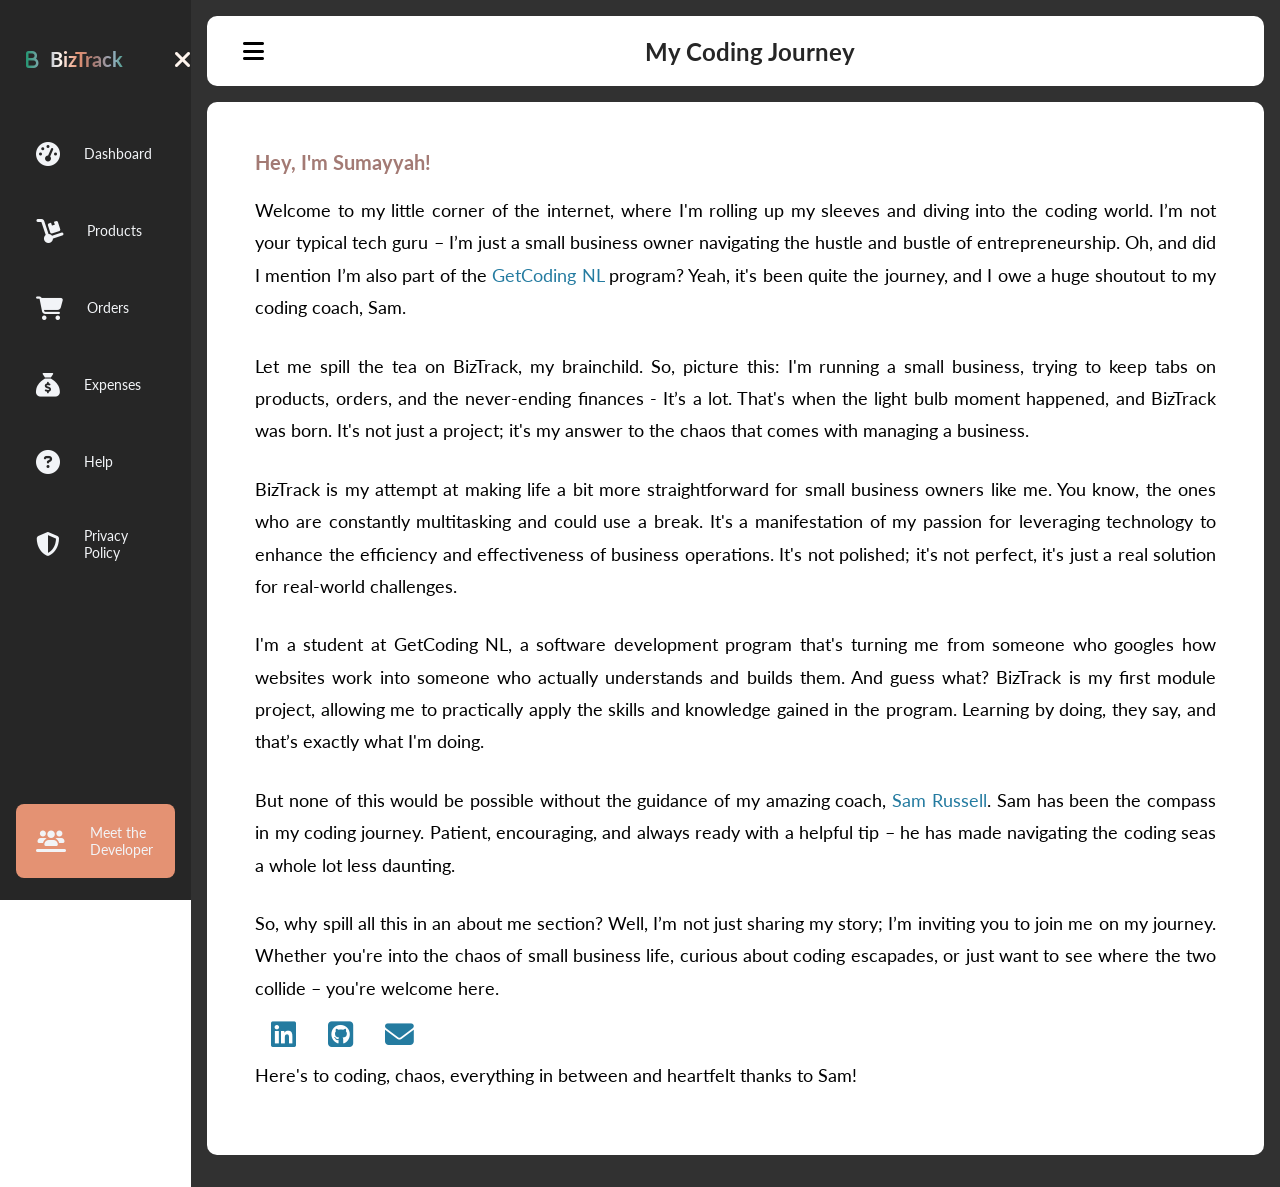
<file: about.html>
<!DOCTYPE html>
<html lang="en">
<head>
    <meta charset="UTF-8">
    <meta name="viewport" content="width=device-width, initial-scale=1.0">
    <meta property="og:title" content="BizTrack Project by Sumayyah"/>
    <meta property="og:description" content="A project born out of real small business challenges, now simplifying product, order, and finance management."/>
    <meta property="og:image:secure_url" content="https://i.imgur.com/0O47fVi.jpg"/>
    <meta property="og:url" content="https://sumusa.github.io/biztrack/"/>
    <link rel="stylesheet" href="./styles.css"/>
    <link rel="stylesheet" href="https://cdnjs.cloudflare.com/ajax/libs/font-awesome/6.5.1/css/all.min.css"/>
    <link rel="icon" type="image/x-icon" href="./assets/favicon.ico">
    <title>About - Biztrack</title>
</head>
<body>
    <div id="sidebar" class="sidebar">
        <div class="logo">
            <a href="./index.html">
                <i class="fas fa-b"></i>
                <span>BizTrack</span>
            </a>
            <button
                type="button"
                class="sidebar-close-button"
                aria-label="Close navigation menu"
                onclick="closeSidebar()"
            >
                <i class="fa-solid fa-xmark" aria-hidden="true"></i>
            </button>
        </div>
        <ul class="menu">
            <li>
                <a href="./index.html">
                    <i class="fa-solid fa-gauge-high"></i>
                    <span>Dashboard</span>
                </a>
            </li>
            <li>
                <a href="./products.html">
                    <i class="fas fa-dolly"></i>
                    <span>Products</span>
                </a>
            </li>
            <li>
                <a href="./orders.html">
                    <i class="fas fa-shopping-cart"></i>
                    <span>Orders</span>
                </a>
            </li>
            <li>
                <a href="./finances.html">
                    <i class="fas fa-sack-dollar"></i>
                    <span>Expenses</span>
                </a>
            </li>
            <li>
                <a href="./help.html">
                    <i class="fas fa-question-circle"></i>
                    <span>Help</span>
                </a>
            </li>
            <li>
                <a href="./privacy.html">
                    <i class="fa-solid fa-shield-halved"></i>
                    <span>Privacy Policy</span>
                </a>
            </li>
            <li class="logout active">
                <a href="./about.html">
                    <i class="fa-solid fa-users-line"></i>
                    <span>Meet the Developer</span>
                </a>
            </li>
        </ul>
    </div>

    <div class="main-content">
        <div class="header-wrapper">
            <button
                type="button"
                class="menu-icon"
                data-sidebar-toggle
                aria-label="Open navigation menu"
                aria-controls="sidebar"
                aria-expanded="false"
                onclick="openSidebar()"
            >
                <i class="fa-solid fa-bars" aria-hidden="true"></i>
            </button>
            <div class="header-title">
                <h2>My Coding Journey</h2>
            </div>
            <div class="user-info">
            </div>
        </div>

        <div class="about-container">
            <section id="using-biztrack">
                <article>
                    <h3 class="main-title">Hey, I'm Sumayyah!
                    </h3>
                    <p>Welcome to my little corner of the internet, where I'm rolling up my sleeves and diving into the coding world. I’m not your typical tech guru – I’m just a small business owner navigating the hustle and bustle of entrepreneurship. Oh, and did I mention I’m also part of the <a href="https://www.getcoding.ca/coaching-program-nl" target="_blank">GetCoding NL</a> program? Yeah, it's been quite the journey, and I owe a huge shoutout to my coding coach, Sam.</p> 
                </article>
                <article>
                    <p>Let me spill the tea on BizTrack, my brainchild. So, picture this: I'm running a small business, trying to keep tabs on products, orders, and the never-ending finances - It’s a lot. That's when the light bulb moment happened, and BizTrack was born. It's not just a project; it's my answer to the chaos that comes with managing a business.</p>

                    <p>BizTrack is my attempt at making life a bit more straightforward for small business owners like me. You know, the ones who are constantly multitasking and could use a break. It's a manifestation of my passion for leveraging technology to enhance the efficiency and effectiveness of business operations. It's not polished; it's not perfect, it's just a real solution for real-world challenges.</p>

                    <p> I'm a student at GetCoding NL, a software development program that's turning me from someone who googles how websites work into someone who actually understands and builds them. And guess what? BizTrack is my first module project, allowing me to practically apply the skills and knowledge gained in the program. Learning by doing, they say, and that’s exactly what I'm doing.</p>

                    <p> But none of this would be possible without the guidance of my amazing coach, <a href="https://github.com/samwise-nl" target="_blank">Sam Russell</a>. Sam has been the compass in my coding journey. Patient, encouraging, and always ready with a helpful tip – he has made navigating the coding seas a whole lot less daunting.</p>

                    <p>So, why spill all this in an about me section? Well, I’m not just sharing my story; I’m inviting you to join me on my journey. Whether you're into the chaos of small business life, curious about coding escapades, or just want to see where the two collide – you're welcome here.</p>
                    
                    <ul class="contact-icon">
                        <li>
                            <a
                                href="https://www.linkedin.com/in/sumayyahmusa/"
                                target="_blank"
                                rel="noopener noreferrer"
                                aria-label="Open Sumayyah Musa's LinkedIn profile in a new tab"
                            >
                                <i class="fa-brands fa-linkedin" aria-hidden="true"></i>
                            </a>
                        </li>
                        <li>
                            <a
                                href="https://github.com/sumusa/"
                                target="_blank"
                                rel="noopener noreferrer"
                                aria-label="Open Sumayyah Musa's GitHub profile in a new tab"
                            >
                                <i class="fa-brands fa-square-github" aria-hidden="true"></i>
                            </a>
                        </li>
                        <li>
                            <a
                                href="mailto:info@summeesarts.com"
                                aria-label="Send an email to Sumayyah Musa"
                            >
                                <i class="fa-solid fa-envelope" aria-hidden="true"></i>
                            </a>
                        </li>
                    </ul>
                    
                    <p>Here's to coding, chaos, everything in between and heartfelt thanks to Sam!</p>
                </article>
            </section>
        </div>
    </div>
    <script src="./accessibility.js"></script>
    <script src="./help.js"></script>
</body>
</html>
</file>
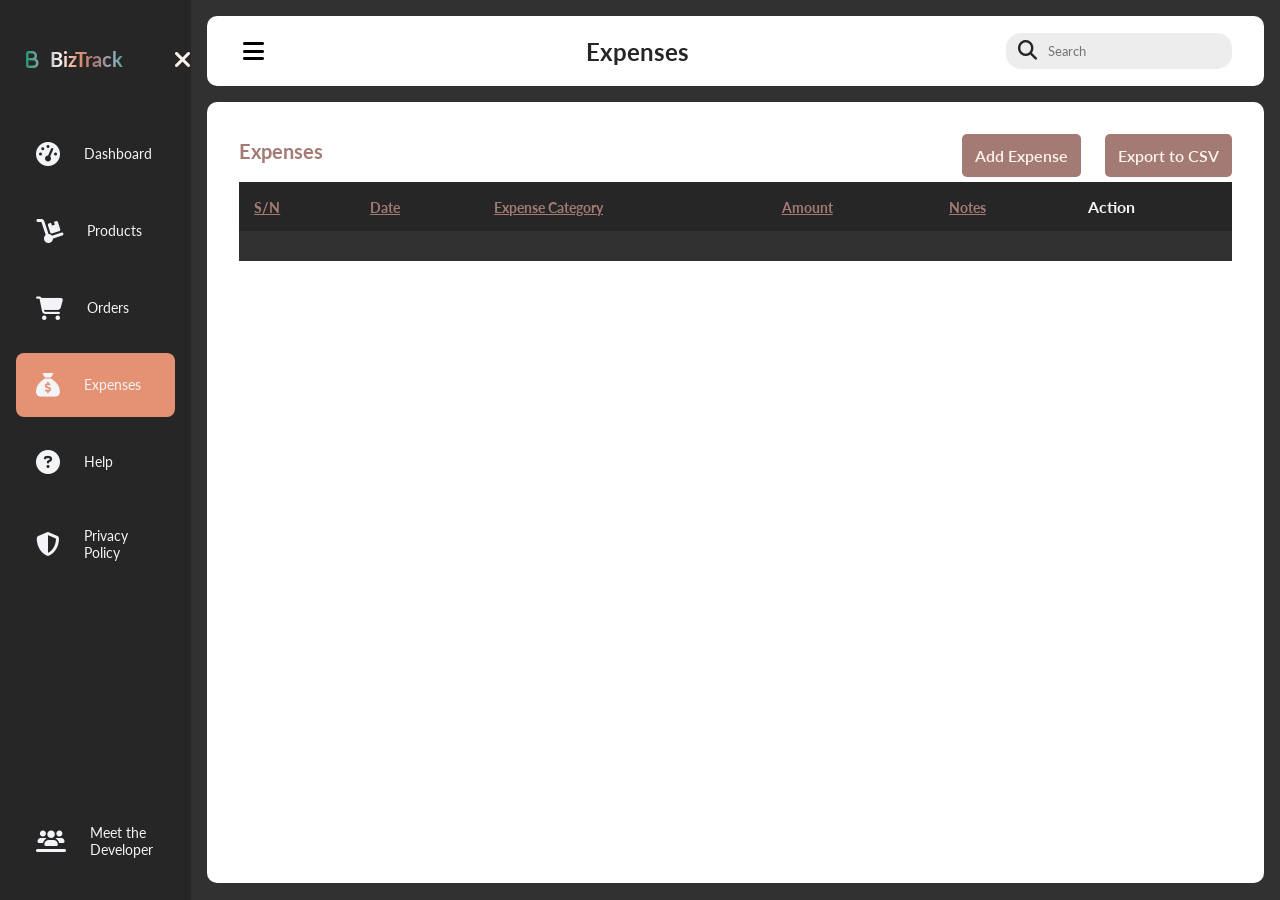
<file: finances.html>
<!DOCTYPE html>
<html lang="en">
<head>
    <meta charset="UTF-8">
    <meta name="viewport" content="width=device-width", initial-scale=1.0">
    <meta property="og:title" content="BizTrack Project by Sumayyah"/>
    <meta property="og:description" content="A project born out of real small business challenges, now simplifying product, order, and finance management."/>
    <meta property="og:image:secure_url" content="https://i.imgur.com/0O47fVi.jpg"/>
    <meta property="og:url" content="https://sumusa.github.io/biztrack/"/>
    <link rel="stylesheet" href="./styles.css"/>
    <link rel="stylesheet" href="https://cdnjs.cloudflare.com/ajax/libs/font-awesome/6.5.1/css/all.min.css"/>
    <link rel="icon" type="image/x-icon" href="./assets/favicon.ico">
    <title>Expenses - BizTrack</title>
</head>
<body>
    <div id="sidebar" class="sidebar">
        <div class="logo">
            <a href="./index.html">
                <i class="fas fa-b"></i>
                <span>BizTrack</span>
            </a>
            <button
                type="button"
                class="sidebar-close-button"
                aria-label="Close navigation menu"
                onclick="closeSidebar()"
            >
                <i class="fa-solid fa-xmark" aria-hidden="true"></i>
            </button>
        </div>
        <ul class="menu">
            <li>
                <a href="./index.html">
                    <i class="fa-solid fa-gauge-high"></i>
                    <span>Dashboard</span>
                </a>
            </li>
            <li>
                <a href="./products.html">
                    <i class="fas fa-dolly"></i>
                    <span>Products</span>
                </a>
            </li>
            <li>
                <a href="./orders.html">
                    <i class="fas fa-shopping-cart"></i>
                    <span>Orders</span>
                </a>
            </li>
            <li class="active">
                <a href="./finances.html">
                    <i class="fas fa-sack-dollar"></i>
                    <span>Expenses</span>
                </a>
            </li>
            <li>
                <a href="./help.html">
                    <i class="fas fa-question-circle"></i>
                    <span>Help</span>
                </a>
            </li>
            <li>
                <a href="./privacy.html">
                    <i class="fa-solid fa-shield-halved"></i>
                    <span>Privacy Policy</span>
                </a>
            </li>
            <li class="logout">
                <a href="./about.html">
                    <i class="fa-solid fa-users-line"></i>
                    <span>Meet the Developer</span>
                </a>
            </li>
        </ul>
    </div>

    <div class="main-content">
        <div class="header-wrapper">
            <button
                type="button"
                class="menu-icon"
                data-sidebar-toggle
                aria-label="Open navigation menu"
                aria-controls="sidebar"
                aria-expanded="false"
                onclick="openSidebar()"
            >
                <i class="fa-solid fa-bars" aria-hidden="true"></i>
            </button>
            <div class="header-title">
                <!-- <span>Primary</span> -->
                <h2>Expenses</h2>
            </div>
            <div class="user-info">
                <div class="search-box">
                    <i class="fas fa-search" aria-hidden="true"></i>
                    <input type="search" id="searchInput" aria-label="Search products" placeholder="Search">
                </div>
                <!-- <i class="fas fa-user-alt fa-xl"></i> -->
            </div>
        </div>

        <div class="table-wrapper">
            <div class="product-title">
                <h3 class="main-title">Expenses</h3>
                <div class="finance-button">
                    <button class="add-button" onclick="openForm()">Add Expense</button>
                    <button
                        class="download-button"
                        onclick="exportToCSV()"
                        aria-label="Export expenses as a CSV file"
                    >
                        Export to CSV
                    </button>
                </div>
            </div>

            <div class="form-popup">
                <form class="form-container" id="transaction-form" onsubmit="addOrUpdate(event)">
                    <div class="form-columns">
                            <input type="hidden" id="tr-id">
                            <label for="tr-date"><b>Date: </b></label>
                            <input type="date" id="tr-date" required>

                            <label for="tr-category"><b>Category: </b></label>
                            <select name="tr-category" id="tr-category" required>
                                <option value="" disabled selected hidden>Choose an expense category</option>
                                <option value="Rent">Rent</option>
                                <option value="Utilities">Utilities</option>
                                <option value="Supplies">Supplies</option>
                                <option value="Order Fulfillment">Order Fulfillment</option>
                                <option value="Miscellaneous">Miscellaneous</option>
                            </select>

                            <label for="tr-amount"><b>Amount: </b></label>
                            <input type="number" id="tr-amount" placeholder="$0.00" min="0.00" max="10000.00" step="0.01" required>

                            <label for="tr-notes"><b>Notes: </b></label>
                            <input type="text" id="tr-notes" placeholder="Power bill" required>
                    </div>
                    
                    <div class="button-col">
                        <button type="submit" class="btn" id="submitBtn">Add</button>
                        <button type="button" class="btn cancel" onclick="closeForm()">Cancel</button>
                    </div>
                </form>
            </div>

            <div class="table-container">
                <table id="finance-table">
                    <thead>
                        <tr>
                            <th scope="col" data-sortable="true" aria-sort="none">
                                <button type="button" class="sort-button" data-sort-column="trID" aria-label="Sort by serial number">
                                    S/N
                                </button>
                            </th>
                            <th scope="col" data-sortable="true" aria-sort="none">
                                <button type="button" class="sort-button" data-sort-column="trDate" aria-label="Sort by Date">
                                    Date
                                </button>
                            </th>
                            <th scope="col" data-sortable="true" aria-sort="none">
                                <button type="button" class="sort-button" data-sort-column="trCategory" aria-label="Sort by Expense Category">
                                    Expense Category
                                </button>
                            </th>
                            <th scope="col" data-sortable="true" aria-sort="none">
                                <button type="button" class="sort-button" data-sort-column="trAmount" aria-label="Sort by Amount">
                                    Amount
                                </button>
                            </th>
                            <th scope="col" data-sortable="true" aria-sort="none">
                                <button type="button" class="sort-button" data-sort-column="trNotes" aria-label="Sort by Notes">
                                    Notes
                                </button>
                            </th>
                            <th scope="col">Action</th>
                        </tr>
                    </thead>
                    <tbody id="tableBody">
                    </tbody>
                    <tfoot>
                        <tr>
                            <td colspan="6">
                                <div id="total-expenses"></div>
                            </td>
                        </tr>
                    </tfoot>
                </table>
            </div>
        </div>
    </div>
    </div>

    <script src="./accessibility.js"></script>
    <script src="./finances.js"></script>
</body>
</html>
</file>
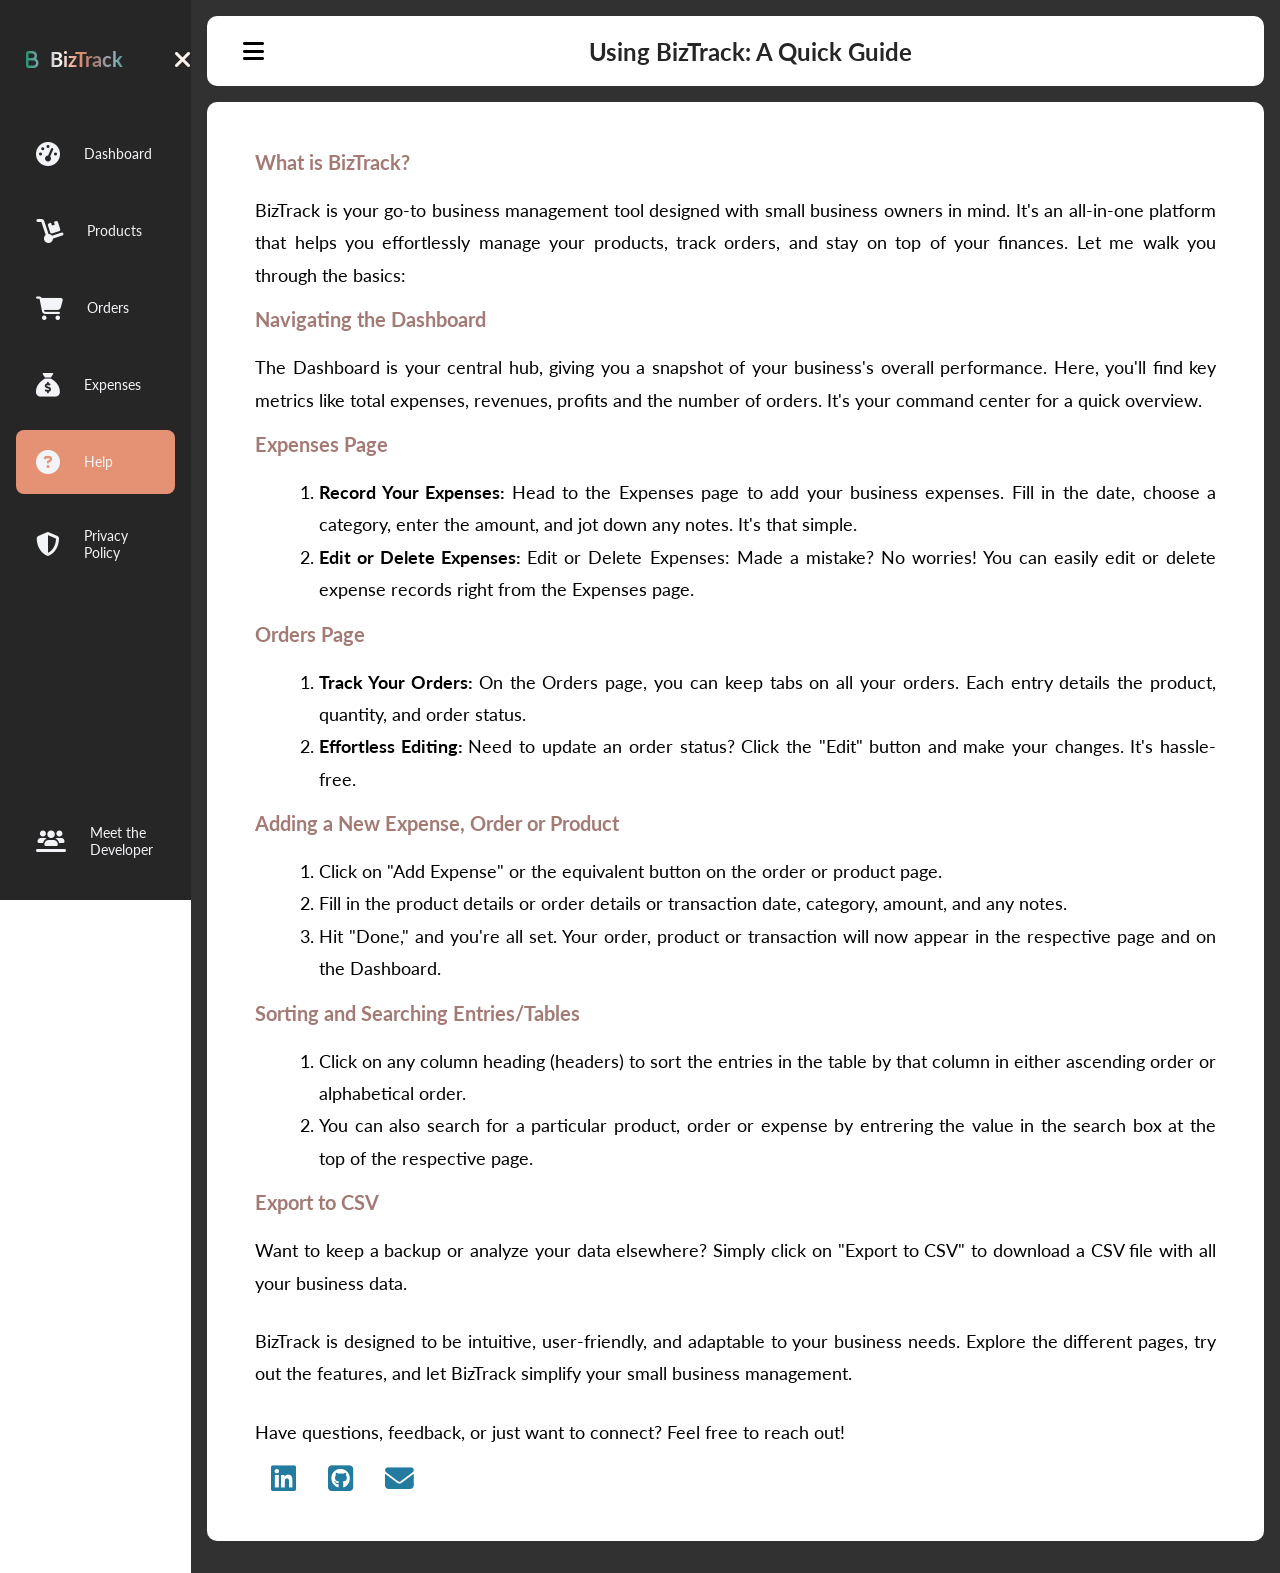
<file: help.html>
<!DOCTYPE html>
<html lang="en">
<head>
    <meta charset="UTF-8">
    <meta name="viewport" content="width=device-width, initial-scale=1.0">
    <meta property="og:title" content="BizTrack Project by Sumayyah"/>
    <meta property="og:description" content="A project born out of real small business challenges, now simplifying product, order, and finance management."/>
    <meta property="og:image:secure_url" content="https://i.imgur.com/0O47fVi.jpg"/>
    <meta property="og:url" content="https://sumusa.github.io/biztrack/"/>
    <link rel="stylesheet" href="./styles.css"/>
    <link rel="stylesheet" href="https://cdnjs.cloudflare.com/ajax/libs/font-awesome/6.5.1/css/all.min.css"/>
    <link rel="icon" type="image/x-icon" href="./assets/favicon.ico">
    <title>Help - BizTrack</title>
</head>
<body>
    <div id="sidebar" class="sidebar">
        <div class="logo">
            <a href="./index.html">
                <i class="fas fa-b"></i>
                <span>BizTrack</span>
            </a>
            <button
                type="button"
                class="sidebar-close-button"
                aria-label="Close navigation menu"
                onclick="closeSidebar()"
            >
                <i class="fa-solid fa-xmark" aria-hidden="true"></i>
            </button>
        </div>
        <ul class="menu">
            <li>
                <a href="./index.html">
                    <i class="fa-solid fa-gauge-high"></i>
                    <span>Dashboard</span>
                </a>
            </li>
            <li>
                <a href="./products.html">
                    <i class="fas fa-dolly"></i>
                    <span>Products</span>
                </a>
            </li>
            <li>
                <a href="./orders.html">
                    <i class="fas fa-shopping-cart"></i>
                    <span>Orders</span>
                </a>
            </li>
            <li>
                <a href="./finances.html">
                    <i class="fas fa-sack-dollar"></i>
                    <span>Expenses</span>
                </a>
            </li>
            <li class="active">
                <a href="./help.html">
                    <i class="fas fa-question-circle"></i>
                    <span>Help</span>
                </a>
            </li>
            <li>
                <a href="./privacy.html">
                    <i class="fa-solid fa-shield-halved"></i>
                    <span>Privacy Policy</span>
                </a>
            </li>
            <li class="logout">
                <a href="./about.html">
                    <i class="fa-solid fa-users-line"></i>
                    <span>Meet the Developer</span>
                </a>
            </li>
        </ul>
    </div>

    <div class="main-content">
        <div class="header-wrapper">
            <button
                type="button"
                class="menu-icon"
                data-sidebar-toggle
                aria-label="Open navigation menu"
                aria-controls="sidebar"
                aria-expanded="false"
                onclick="openSidebar()"
            >
                <i class="fa-solid fa-bars" aria-hidden="true"></i>
            </button>
            <div class="header-title">
                <h2>Using BizTrack: A Quick Guide</h2>
            </div>
            <div class="user-info">
            </div>
        </div>

        <div class="guide-container">
            <section id="using-biztrack">
                <article>
                    <h3 class="main-title">What is BizTrack?</h3>
                    <p>BizTrack is your go-to business management tool designed with small business owners in mind. It's an all-in-one platform that helps you effortlessly manage your products, track orders, and stay on top of your finances. Let me walk you through the basics:</p>
                </article>
                <article>
                    <h3 class="main-title">Navigating the Dashboard</h3>
                    <p>The Dashboard is your central hub, giving you a snapshot of your business's overall performance. Here, you'll find key metrics like total expenses, revenues, profits and the number of orders. It's your command center for a quick overview.</p>
                </article>
                <article>
                    <h3 class="main-title">Expenses Page</h3>
                    <ol>
                        <li><b>Record Your Expenses: </b>Head to the Expenses page to add your business expenses. Fill in the date, choose a category, enter the amount, and jot down any notes. It's that simple.</li>
                        <li><b>Edit or Delete Expenses: </b>Edit or Delete Expenses: Made a mistake? No worries! You can easily edit or delete expense records right from the Expenses page.</li>
                    </ol>
                </article>
                <article>
                    <h3 class="main-title">Orders Page</h3>
                    <ol>
                        <li><b>Track Your Orders: </b>On the Orders page, you can keep tabs on all your orders. Each entry details the product, quantity, and order status.</li>
                        <li><b>Effortless Editing: </b>Need to update an order status? Click the "Edit" button and make your changes. It's hassle-free.</li>
                    </ol>
                </article>
                <article>
                    <h3 class="main-title">Adding a New Expense, Order or Product</h3>
                    <ol>
                        <li>Click on "Add Expense" or the equivalent button on the order or product page.</li>
                        <li>Fill in the product details or order details or transaction date, category, amount, and any notes.</li>
                        <li>Hit "Done," and you're all set. Your order, product or transaction will now appear in the respective page and on the Dashboard.</li>
                    </ol>
                </article>
                <article>
                    <h3 class="main-title">Sorting and Searching Entries/Tables</h3>
                    <ol>
                        <li>Click on any column heading (headers) to sort the entries in the table by that column in either ascending order or alphabetical order.</li>
                        <li>You can also search for a particular product, order or expense by entrering the value in the search box at the top of the respective page.</li>
                    </ol>
                </article>
                <article>
                    <h3 class="main-title">Export to CSV</h3>
                    <p>Want to keep a backup or analyze your data elsewhere? Simply click on "Export to CSV" to download a CSV file with all your business data.</p>
                    <p>BizTrack is designed to be intuitive, user-friendly, and adaptable to your business needs. Explore the different pages, try out the features, and let BizTrack simplify your small business management.</p>
                </article>
            </section>
            <section id="contact">
                <p>Have questions, feedback, or just want to connect? Feel free to reach out!</p>
                <ul class="contact-icon">
                    <li>
                        <a
                            href="https://www.linkedin.com/in/sumayyahmusa/"
                            target="_blank"
                            rel="noopener noreferrer"
                            aria-label="Open Sumayyah Musa's LinkedIn profile in a new tab"
                        >
                            <i class="fa-brands fa-linkedin" aria-hidden="true"></i>
                        </a>
                    </li>
                    <li>
                        <a
                            href="https://github.com/sumusa/"
                            target="_blank"
                            rel="noopener noreferrer"
                            aria-label="Open Sumayyah Musa's GitHub profile in a new tab"
                        >
                            <i class="fa-brands fa-square-github" aria-hidden="true"></i>
                        </a>
                    </li>
                    <li>
                        <a
                            href="mailto:info@summeesarts.com"
                            aria-label="Send an email to Sumayyah Musa"
                        >
                            <i class="fa-solid fa-envelope" aria-hidden="true"></i>
                        </a>
                    </li>
                </ul>
            </section>
        </div>
    </div>
    <script src="./accessibility.js"></script>
    <script src="./help.js"></script>
</body>
</html>
</file>
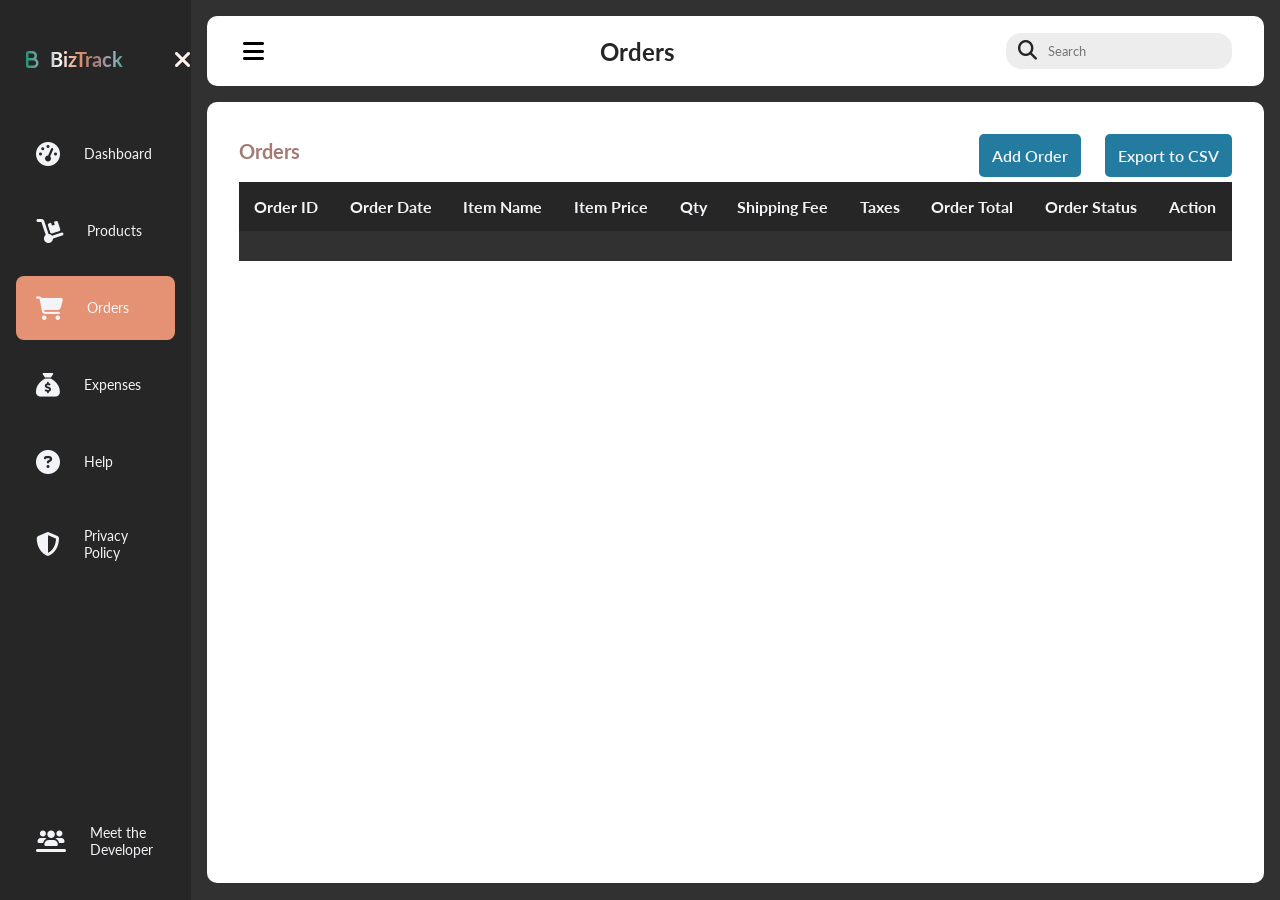
<file: orders.html>
<!DOCTYPE html>
<html lang="en">
<head>
    <meta charset="UTF-8">
    <meta name="viewport" content="width=device-width", initial-scale=1.0">
    <meta property="og:title" content="BizTrack Project by Sumayyah"/>
    <meta property="og:description" content="A project born out of real small business challenges, now simplifying product, order, and finance management."/>
    <meta property="og:image:secure_url" content="https://i.imgur.com/0O47fVi.jpg"/>
    <meta property="og:url" content="https://sumusa.github.io/biztrack/"/>
    <link rel="stylesheet" href="./styles.css"/>
    <link rel="stylesheet" href="https://cdnjs.cloudflare.com/ajax/libs/font-awesome/6.5.1/css/all.min.css"/>
    <link rel="icon" type="image/x-icon" href="./assets/favicon.ico">
    <title>Orders - BizTrack</title>
</head>
<body>
    <div id="sidebar" class="sidebar">
        <div class="logo">
            <a href="./index.html">
                <i class="fas fa-b"></i>
                <span>BizTrack</span>
            </a>
            <button
                type="button"
                class="sidebar-close-button"
                aria-label="Close navigation menu"
                onclick="closeSidebar()"
            >
                <i class="fa-solid fa-xmark" aria-hidden="true"></i>
            </button>
        </div>
        <ul class="menu">
            <li>
                <a href="./index.html">
                    <i class="fa-solid fa-gauge-high"></i>
                    <span>Dashboard</span>
                </a>
            </li>
            <li>
                <a href="./products.html">
                    <i class="fas fa-dolly"></i>
                    <span>Products</span>
                </a>
            </li>
            <li class="active">
                <a href="./orders.html">
                    <i class="fas fa-shopping-cart"></i>
                    <span>Orders</span>
                </a>
            </li>
            <li>
                <a href="./finances.html">
                    <i class="fas fa-sack-dollar"></i>
                    <span>Expenses</span>
                </a>
            </li>
            <li>
                <a href="./help.html">
                    <i class="fas fa-question-circle"></i>
                    <span>Help</span>
                </a>
            </li>
            <li>
                <a href="./privacy.html">
                    <i class="fa-solid fa-shield-halved"></i>
                    <span>Privacy Policy</span>
                </a>
            </li>
            <li class="logout">
                <a href="./about.html">
                    <i class="fa-solid fa-users-line"></i>
                    <span>Meet the Developer</span>
                </a>
            </li>
        </ul>
    </div>

    <div class="main-content">
        <div class="header-wrapper">
            <button
                type="button"
                class="menu-icon"
                data-sidebar-toggle
                aria-label="Open navigation menu"
                aria-controls="sidebar"
                aria-expanded="false"
                onclick="openSidebar()"
            >
                <i class="fa-solid fa-bars" aria-hidden="true"></i>
            </button>
            <div class="header-title">
                <!-- <span>Primary</span> -->
                <h2>Orders</h2>
            </div>
            <div class="user-info">
                <div class="search-box">
                    <i class="fas fa-search"></i>
                    <input type="search" id="searchInput" aria-label="Search products" placeholder="Search">
                </div>
                <!-- <i class="fas fa-user-alt fa-xl"></i> -->
            </div>
        </div>

        <div class="table-wrapper">
            <div class="product-title">
                <h3 class="main-title">Orders</h3>
                <div class="order-button">
                    <button class="add-button" onclick="openForm()">Add Order</button>
                    <button
                        class="download-button"
                        onclick="exportToCSV()"
                        aria-label="Export orders as a CSV file"
                    >
                        Export to CSV
                    </button>
                </div>
            </div>

            <div class="form-popup">
                <form class="form-container" id="order-form" onsubmit="addOrUpdate(event)">
                    <div class="form-columns">

                        <div class="order-first-col">
                            <label for="order-id"><b>Order ID: </b></label>
                            <input type="text" id="order-id" placeholder="1001" required>

                            <label for="order-date"><b>Order Date: </b></label>
                            <input type="date" id="order-date" required>

                            <label for="item-name"><b>Item Name: </b></label>
                            <select name="item-name" id="item-name" required>
                                <option value="" disabled selected hidden>Choose an item</option>
                                <optgroup label="Hats">
                                    <option value="Baseball caps">Baseball caps</option>
                                    <option value="Snapbacks">Snapbacks</option>
                                    <option value="Beanies">Beanies</option>
                                    <option value="Bucket hats">Bucket hats</option>
                                </optgroup>
                                <optgroup label="Drinkware">
                                    <option value="Mugs">Mugs</option>
                                    <option value="Water bottles">Water bottles</option>
                                    <option value="Tumblers">Tumblers</option>
                                </optgroup>   
                                <optgroup label="Clothing">
                                    <option value="T-shirts">T-shirts</option>
                                    <option value="Sweatshirts">Sweatshirts</option>
                                    <option value="Hoodies">Hoodies</option>
                                </optgroup>   
                                <optgroup label="Accessories">
                                    <option value="Pillow cases">Pillow cases</option>
                                    <option value="Tote bags">Tote bags</option>
                                    <option value="Stickers">Stickers</option>
                                </optgroup>   
                                <optgroup label="Home decor">
                                    <option value="Posters">Posters</option>
                                    <option value="Framed posters">Framed posters</option>
                                    <option value="Canvas prints">Canvas prints</option>
                                </optgroup>
                            </select>
                        </div>

                        <div class="order-second-col">
                            <label for="item-price"><b>Item Price:</b></label>
                            <input type="number" id="item-price" placeholder="$0.00" min="0.00" max="10000.00" step="0.01" required>

                            <label for="qty-bought"><b>Quantity Bought:</b></label>
                            <input type="number" id="qty-bought" placeholder="1" required>

                            <label for="shipping"><b>Shipping fee:</b></label>
                            <input type="number" id="shipping" placeholder="$2.00" min="0.00" max="10000.00" step="0.01" required>
                        </div>

                        <div class="order-third-col">
                            <label for="taxes"><b>Taxes (VAT/GST/HST):</b></label>
                            <input type="number" id="taxes" placeholder="$2.00" min="0.00" max="10000.00" step="0.01" required>

                            <label for="order-status"><b>Order Status:</b></label>
                            <select name="order-status" id="order-status" required>
                                <option value="" disabled selected hidden>Choose a status</option>
                                <option value="Pending" class="pending">Pending</option>
                                <option value="Processing" class="processing">Processing</option>
                                <option value="Shipped" class="shipped">Shipped</option>
                                <option value="Delivered" class="delivered">Delivered</option>
                            </select>

                            <label for="order-total"><b>Total Order Amount: <small>(Calculated)</small></b></label>
                            <input type="number" id="order-total" placeholder="$0.00" min="0.00" max="10000.00" step="0.01" disabled>
                        </div>
                    </div>
                    
                    <div class="button-col">
                        <button type="submit" class="btn" id="submitBtn">Add</button>
                        <button type="button" class="btn cancel" onclick="closeForm()">Cancel</button>
                    </div>
                </form>
            </div>

            <div class="table-container">
                <table id="order-table">
                    <thead>
                        <tr>
                            <th onclick="sortTable('orderID')">Order ID</th>
                            <th onclick="sortTable('orderDate')">Order Date</th>
                            <th onclick="sortTable('itemName')">Item Name</th>
                            <th onclick="sortTable('itemPrice')">Item Price</th>
                            <th onclick="sortTable('qtyBought')">Qty</th>
                            <th onclick="sortTable('shipping')">Shipping Fee</th>
                            <th onclick="sortTable('taxes')">Taxes</th>
                            <th onclick="sortTable('orderTotal')">Order Total</th>
                            <th onclick="sortTable('orderStatus')">Order Status</th>
                            <th>Action</th>
                        </tr>
                    </thead>
                    <tbody id="tableBody">
                    </tbody>
                    <tfoot>
                        <tr>
                            <td colspan="10">
                                <div id="total-revenue"></div>
                            </td>
                        </tr>
                    </tfoot>
                </table>
            </div>
        </div>
    </div>

    <script src="./accessibility.js"></script>
    <script src="./orders.js"></script>
</body>
</html>
</file>
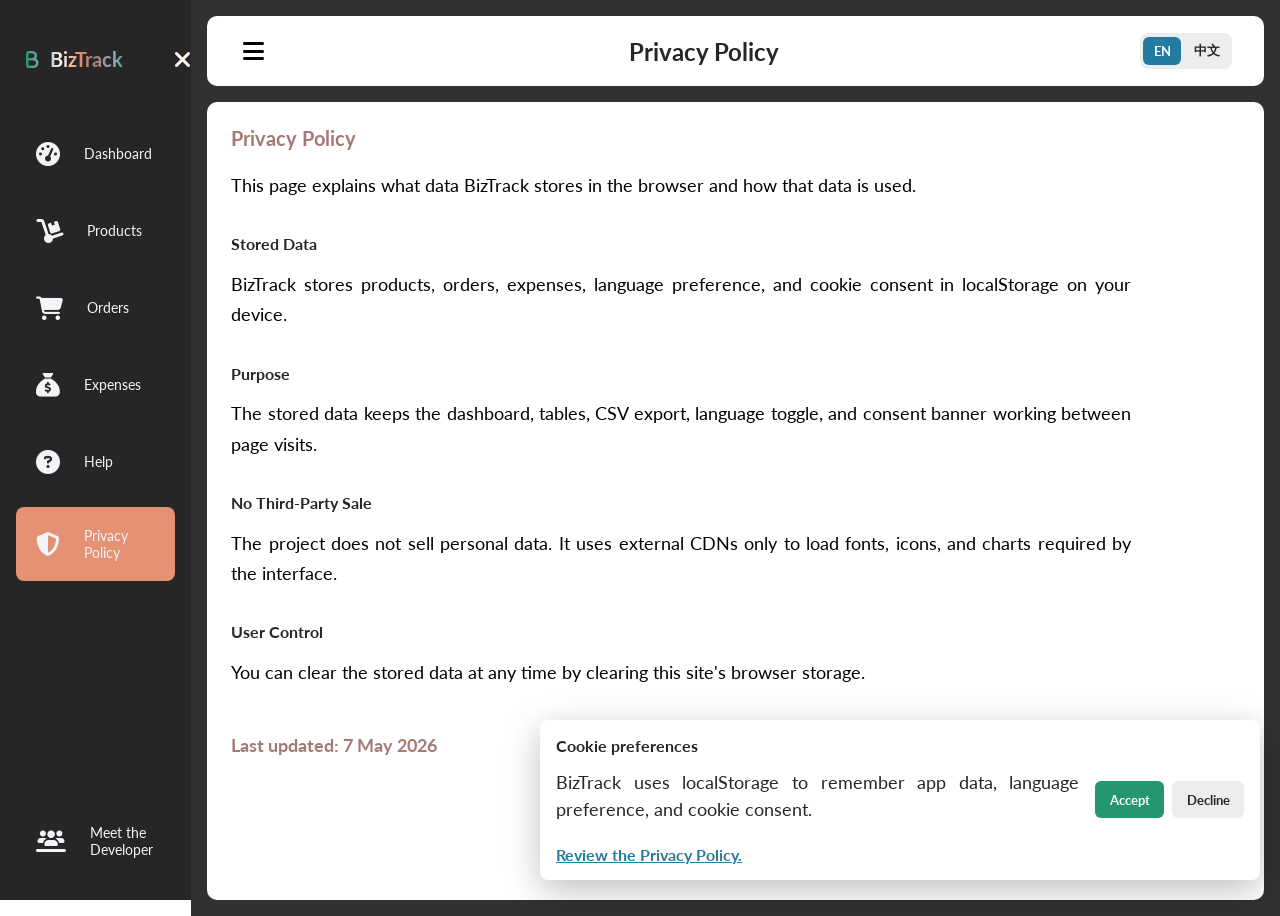
<file: privacy.html>
<!DOCTYPE html>
<html lang="en">
<head>
    <meta charset="UTF-8">
    <meta name="viewport" content="width=device-width, initial-scale=1.0">
    <meta property="og:title" content="BizTrack Privacy Policy"/>
    <meta property="og:description" content="Privacy policy for the BizTrack coursework deployment."/>
    <link rel="stylesheet" href="./styles.css"/>
    <link rel="stylesheet" href="https://cdnjs.cloudflare.com/ajax/libs/font-awesome/6.5.1/css/all.min.css"/>
    <link rel="icon" type="image/x-icon" href="./assets/favicon.ico">
    <title>Privacy Policy - BizTrack</title>
</head>
<body>
    <div id="sidebar" class="sidebar">
        <div class="logo">
            <a href="./index.html">
                <i class="fas fa-b"></i>
                <span>BizTrack</span>
            </a>
            <button
                type="button"
                class="sidebar-close-button"
                aria-label="Close navigation menu"
                onclick="closeSidebar()"
            >
                <i class="fa-solid fa-xmark" aria-hidden="true"></i>
            </button>
        </div>
        <ul class="menu">
            <li>
                <a href="./index.html">
                    <i class="fa-solid fa-gauge-high"></i>
                    <span>Dashboard</span>
                </a>
            </li>
            <li>
                <a href="./products.html">
                    <i class="fas fa-dolly"></i>
                    <span>Products</span>
                </a>
            </li>
            <li>
                <a href="./orders.html">
                    <i class="fas fa-shopping-cart"></i>
                    <span>Orders</span>
                </a>
            </li>
            <li>
                <a href="./finances.html">
                    <i class="fas fa-sack-dollar"></i>
                    <span>Expenses</span>
                </a>
            </li>
            <li>
                <a href="./help.html">
                    <i class="fas fa-question-circle"></i>
                    <span>Help</span>
                </a>
            </li>
            <li class="active">
                <a href="./privacy.html">
                    <i class="fa-solid fa-shield-halved"></i>
                    <span>Privacy Policy</span>
                </a>
            </li>
            <li class="logout">
                <a href="./about.html">
                    <i class="fa-solid fa-users-line"></i>
                    <span>Meet the Developer</span>
                </a>
            </li>
        </ul>
    </div>

    <div class="main-content">
        <div class="header-wrapper">
            <button
                type="button"
                class="menu-icon"
                data-sidebar-toggle
                aria-label="Open navigation menu"
                aria-controls="sidebar"
                aria-expanded="false"
                onclick="openSidebar()"
            >
                <i class="fa-solid fa-bars" aria-hidden="true"></i>
            </button>
            <div class="header-title">
                <h2>Privacy Policy</h2>
            </div>
            <div class="user-info"></div>
        </div>

        <main class="privacy-container">
            <section class="privacy-panel">
                <h3 class="main-title">Privacy Policy</h3>
                <p>This page explains what data BizTrack stores in the browser and how that data is used.</p>

                <h4>Stored Data</h4>
                <p>BizTrack stores products, orders, expenses, language preference, and cookie consent in localStorage on your device.</p>

                <h4>Purpose</h4>
                <p>The stored data keeps the dashboard, tables, CSV export, language toggle, and consent banner working between page visits.</p>

                <h4>No Third-Party Sale</h4>
                <p>The project does not sell personal data. It uses external CDNs only to load fonts, icons, and charts required by the interface.</p>

                <h4>User Control</h4>
                <p>You can clear the stored data at any time by clearing this site's browser storage.</p>

                <p class="privacy-updated">Last updated: 7 May 2026</p>
            </section>
        </main>
    </div>

    <script src="./accessibility.js"></script>
    <script src="./i18n.js"></script>
    <script src="./privacy-consent.js"></script>
</body>
</html>
</file>
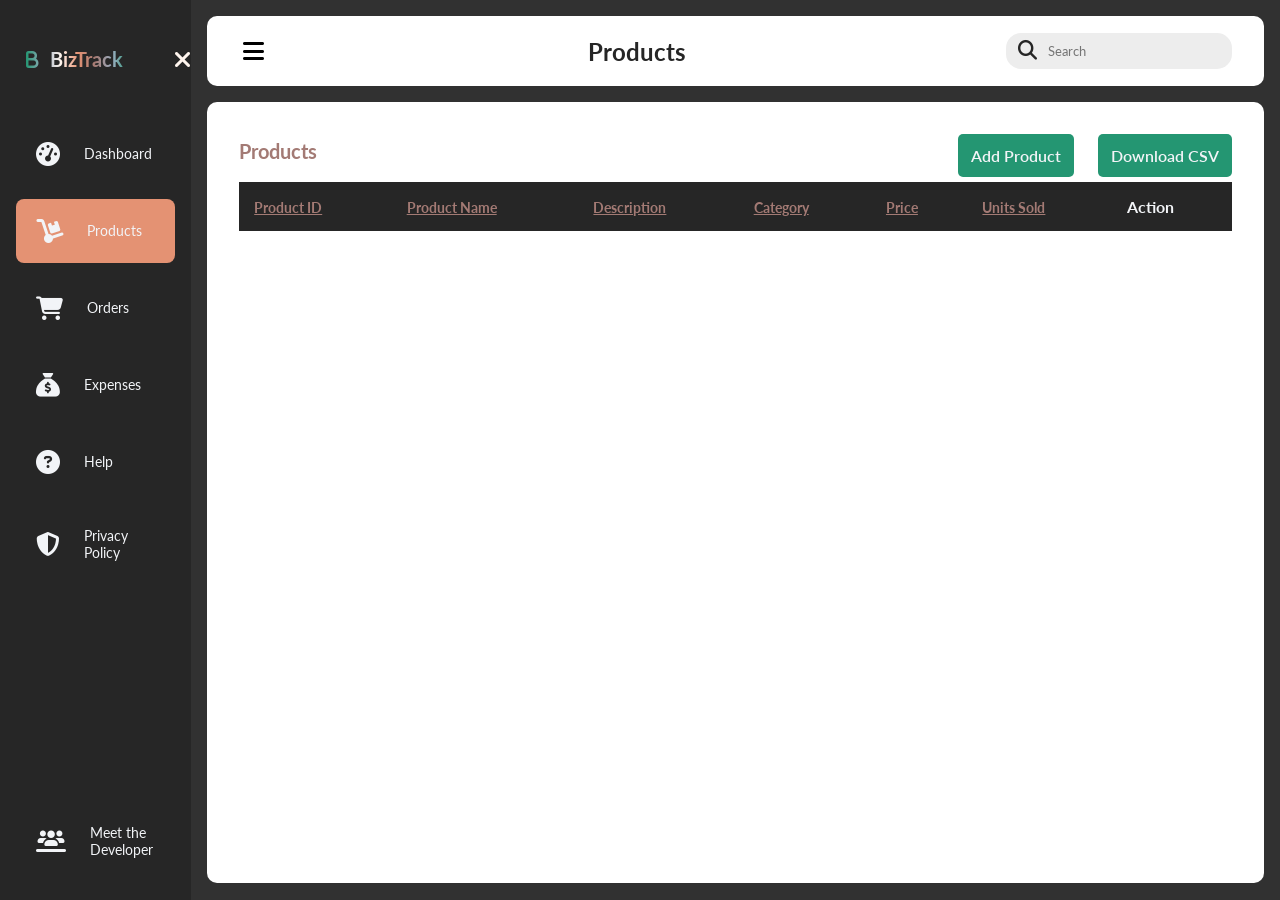
<file: products.html>
<!DOCTYPE html>
<html lang="en">
<head>
    <meta charset="UTF-8">
    <meta name="viewport" content="width=device-width", initial-scale=1.0">
    <meta property="og:title" content="BizTrack Project by Sumayyah"/>
    <meta property="og:description" content="A project born out of real small business challenges, now simplifying product, order, and finance management."/>
    <meta property="og:image:secure_url" content="https://i.imgur.com/0O47fVi.jpg"/>
    <meta property="og:url" content="https://sumusa.github.io/biztrack/"/>
    <link rel="stylesheet" href="./styles.css"/>
    <link rel="stylesheet" href="https://cdnjs.cloudflare.com/ajax/libs/font-awesome/6.5.1/css/all.min.css"/>
    <link rel="icon" type="image/x-icon" href="./assets/favicon.ico">
    <title>Products - BizTrack</title>
</head>
<body>
    <div id="sidebar" class="sidebar">
        <div class="logo">
            <a href="./index.html">
                <i class="fas fa-b"></i>
                <span>BizTrack</span>
            </a>
            <button
                type="button"
                class="sidebar-close-button"
                aria-label="Close navigation menu"
                onclick="closeSidebar()"
            >
                <i class="fa-solid fa-xmark" aria-hidden="true"></i>
            </button>
        </div>
        <ul class="menu">
            <li>
                <a href="./index.html">
                    <i class="fa-solid fa-gauge-high"></i>
                    <span>Dashboard</span>
                </a>
            </li>
            <li class="active">
                <a href="./products.html">
                    <i class="fas fa-dolly"></i>
                    <span>Products</span>
                </a>
            </li>
            <li>
                <a href="./orders.html">
                    <i class="fas fa-shopping-cart"></i>
                    <span>Orders</span>
                </a>
            </li>
            <li>
                <a href="./finances.html">
                    <i class="fas fa-sack-dollar"></i>
                    <span>Expenses</span>
                </a>
            </li>
            <li>
                <a href="./help.html">
                    <i class="fas fa-question-circle"></i>
                    <span>Help</span>
                </a>
            </li>
            <li>
                <a href="./privacy.html">
                    <i class="fa-solid fa-shield-halved"></i>
                    <span>Privacy Policy</span>
                </a>
            </li>
            <li class="logout">
                <a href="./about.html">
                    <i class="fa-solid fa-users-line"></i>
                    <span>Meet the Developer</span>
                </a>
            </li>
        </ul>
    </div>

    <div class="main-content">
        <div class="header-wrapper">
            <button
                type="button"
                class="menu-icon"
                data-sidebar-toggle
                aria-label="Open navigation menu"
                aria-controls="sidebar"
                aria-expanded="false"
                onclick="openSidebar()"
            >
                <i class="fa-solid fa-bars" aria-hidden="true"></i>
            </button>
            <div class="header-title">
                <!-- <span>Primary</span> -->
                <h2>Products</h2>
            </div>
            <div class="user-info">
                <div class="search-box">
                    <i class="fas fa-search"></i>
                    <input type="search" id="searchInput" aria-label="Search products" placeholder="Search">
                </div>
                <!-- <i class="fas fa-user-alt fa-xl"></i> -->
            </div>
        </div>

        <div class="table-wrapper">
            <div class="product-title">
                <h3 class="main-title">Products</h3>
                <div class="product-button">
                    <button class="add-button" onclick="openForm()">Add Product</button>
                    <button
                        class="download-button"
                        onclick="exportToCSV()"
                        aria-label="Download products as a CSV file"
                    >
                        Download CSV
                    </button>
                </div>
            </div>
            <div class="form-popup">
                <form class="form-container" id="product-form" onsubmit="addOrUpdate(event)">
                    <div class="form-columns">
                        <div class="first-col">
                            <label for="product-id"><b>Product ID: </b></label>
                            <input type="text" id="product-id" placeholder="PD001" required>
                        
                            <label for="product-name"><b>Product Name</b></label>
                            <select name="product-name" id="product-name" required>
                                <option value="" disabled selected hidden>Choose a product</option>
                                <optgroup label="Hats">
                                    <option value="Baseball caps">Baseball caps</option>
                                    <option value="Snapbacks">Snapbacks</option>
                                    <option value="Beanies">Beanies</option>
                                    <option value="Bucket hats">Bucket hats</option>
                                </optgroup>
                                <optgroup label="Drinkware">
                                    <option value="Mugs">Mugs</option>
                                    <option value="Water bottles">Water bottles</option>
                                    <option value="Tumblers">Tumblers</option>
                                </optgroup>   
                                <optgroup label="Clothing">
                                    <option value="T-shirts">T-shirts</option>
                                    <option value="Sweatshirts">Sweatshirts</option>
                                    <option value="Hoodies">Hoodies</option>
                                </optgroup>   
                                <optgroup label="Accessories">
                                    <option value="Pillow cases">Pillow cases</option>
                                    <option value="Tote bags">Tote bags</option>
                                    <option value="Stickers">Stickers</option>
                                </optgroup>   
                                <optgroup label="Home decor">
                                    <option value="Posters">Posters</option>
                                    <option value="Framed posters">Framed posters</option>
                                    <option value="Canvas prints">Canvas prints</option>
                                </optgroup>
                            </select>
    
                            <label for="product-desc"><b>Product Description:</b></label>
                            <input type="text" id="product-desc" placeholder="Travel Mug" required>
                        </div>
                        <div class="second-col">
                            <label for="product-cat"><b>Product Category:</b></label>
                            <select name="product-cat" id="product-cat" required>
                                <option value="" disabled selected>Choose a category</option>
                                <option value="Clothing">Clothing</option>
                                <option value="Drinkware">Drinkware</option>
                                <option value="Accessories">Accessories</option>
                                <option value="Hats">Hats</option>
                                <option value="Home decor">Home decor</option>
                            </select>
    
                            <label for="product-price"><b>Product Price:</b></label>
                            <input type="number" id="product-price" placeholder="$0.00" min="0.00" max="10000.00" step="0.01" required>
    
                            <label for="product-sold"><b>Number of Units Sold:</b></label>
                            <input type="number" id="product-sold" placeholder="10" required>
                        </div>
                    </div>
                    
                    <div class="button-col">
                        <button type="submit" class="btn" id="submitBtn">Add</button>
                        <button type="button" class="btn cancel" onclick="closeForm()">Cancel</button>
                    </div>
                </form>
            </div>
            <div class="table-container">
                <table id="product-table">
                    <thead>
                        <tr>
                            <th scope="col" data-sortable="true" aria-sort="none">
                                <button type="button" class="sort-button" data-sort-column="prodID" aria-label="Sort by Product ID">
                                    Product ID
                                </button>
                            </th>
                            <th scope="col" data-sortable="true" aria-sort="none">
                                <button type="button" class="sort-button" data-sort-column="prodName" aria-label="Sort by Product Name">
                                    Product Name
                                </button>
                            </th>
                            <th scope="col" data-sortable="true" aria-sort="none">
                                <button type="button" class="sort-button" data-sort-column="prodDesc" aria-label="Sort by Description">
                                    Description
                                </button>
                            </th>
                            <th scope="col" data-sortable="true" aria-sort="none">
                                <button type="button" class="sort-button" data-sort-column="prodCat" aria-label="Sort by Category">
                                    Category
                                </button>
                            </th>
                            <th scope="col" data-sortable="true" aria-sort="none">
                                <button type="button" class="sort-button" data-sort-column="prodPrice" aria-label="Sort by Price">
                                    Price
                                </button>
                            </th>
                            <th scope="col" data-sortable="true" aria-sort="none">
                                <button type="button" class="sort-button" data-sort-column="prodSold" aria-label="Sort by Units Sold">
                                    Units Sold
                                </button>
                            </th>
                            <th scope="col">Action</th>
                        </tr>
                    </thead>
                    <tbody id="tableBody">
                    </tbody>
                    <!-- <tfoot>
                        <tr>
                            <td colspan="11"><a href="#">View more orders</a></td>
                        </tr>
                    </tfoot> -->
                </table>
            </div>
        </div>
    </div>
    </div>

    <script src="./accessibility.js"></script>
    <script src="./products.js"></script>
</body>
</html>
</file>
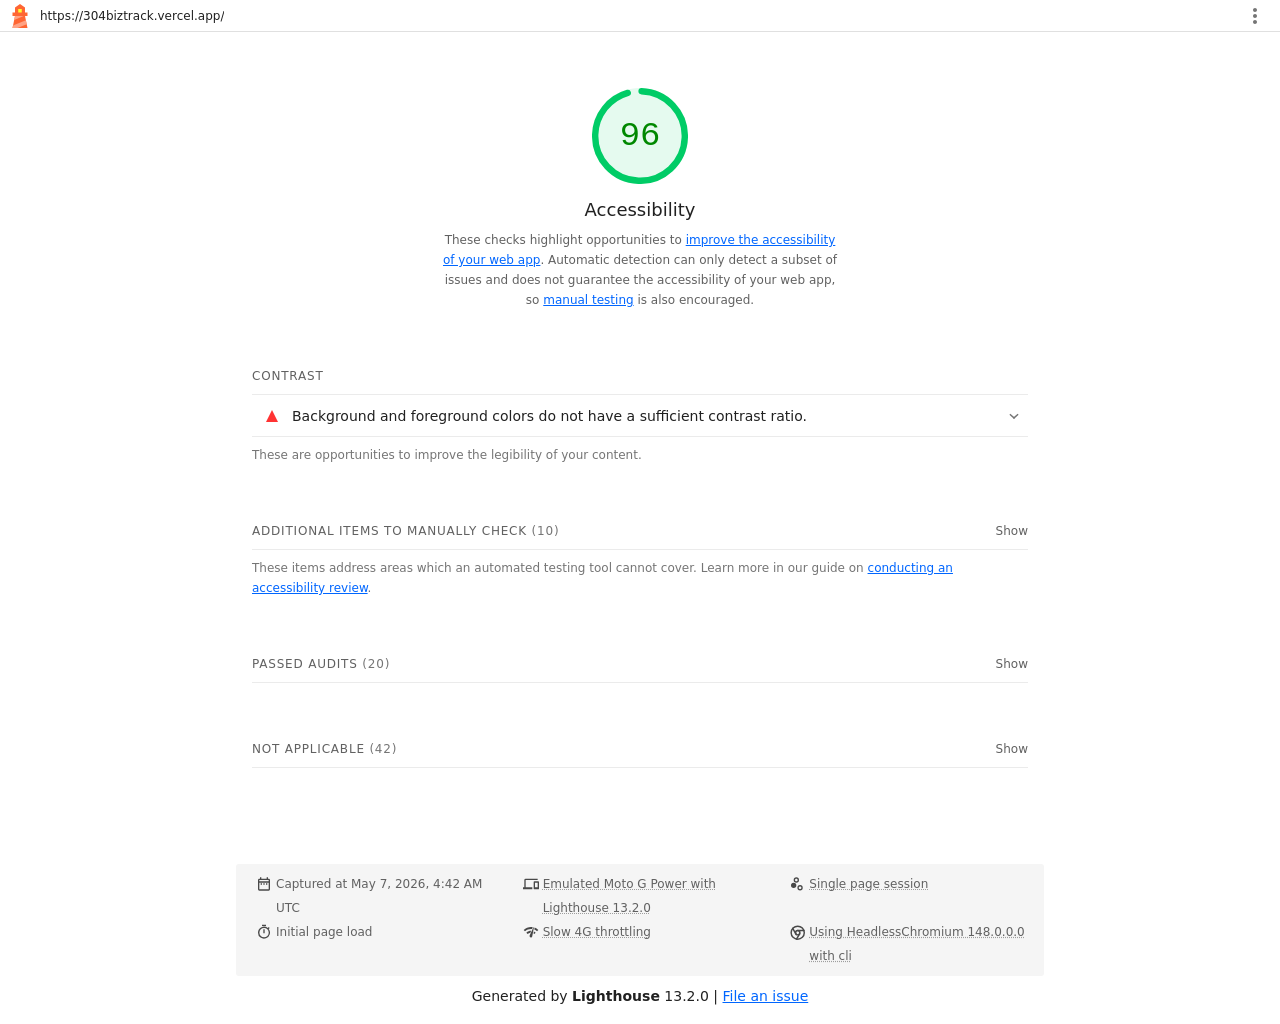
<file: deployment/evidence/lighthouse-accessibility.html>
<!--
@license
Copyright 2018 Google LLC
SPDX-License-Identifier: Apache-2.0
-->
<!doctype html>
<html lang="en">
<head>
  <meta charset="utf-8">
  <meta name="viewport" content="width=device-width, initial-scale=1, minimum-scale=1">
  <link rel="icon" href='data:image/svg+xml;utf8,<svg fill="none" xmlns="http://www.w3.org/2000/svg" viewBox="0 0 48 48"><path d="m14 7 10-7 10 7v10h5v7h-5l5 24H9l5-24H9v-7h5V7Z" fill="%23F63"/><path d="M31.561 24H14l-1.689 8.105L31.561 24ZM18.983 48H9l1.022-4.907L35.723 32.27l1.663 7.98L18.983 48Z" fill="%23FFA385"/><path fill="%23FF3" d="M20.5 10h7v7h-7z"/></svg>'>
  <title>Lighthouse Report</title>
  <style>body {margin: 0}</style>
</head>
<body>
  <noscript>Lighthouse report requires JavaScript. Please enable.</noscript>

  <div id="lh-log"></div>

  <script>window.__LIGHTHOUSE_JSON__ = {"lighthouseVersion":"13.2.0","requestedUrl":"https://304biztrack.vercel.app/","mainDocumentUrl":"https://304biztrack.vercel.app/","finalDisplayedUrl":"https://304biztrack.vercel.app/","finalUrl":"https://304biztrack.vercel.app/","fetchTime":"2026-05-07T04:42:43.781Z","gatherMode":"navigation","runWarnings":[],"userAgent":"Mozilla/5.0 (Macintosh; Intel Mac OS X 10_15_7) AppleWebKit/537.36 (KHTML, like Gecko) HeadlessChrome/148.0.0.0 Safari/537.36","environment":{"networkUserAgent":"Mozilla/5.0 (Linux; Android 11; moto g power (2022)) AppleWebKit/537.36 (KHTML, like Gecko) Chrome/148.0.0.0 Mobile Safari/537.36","hostUserAgent":"Mozilla/5.0 (Macintosh; Intel Mac OS X 10_15_7) AppleWebKit/537.36 (KHTML, like Gecko) HeadlessChrome/148.0.0.0 Safari/537.36","benchmarkIndex":4148,"credits":{"axe-core":"4.11.4"}},"audits":{"accesskeys":{"id":"accesskeys","title":"`[accesskey]` values are unique","description":"Access keys let users quickly focus a part of the page. For proper navigation, each access key must be unique. [Learn more about access keys](https://dequeuniversity.com/rules/axe/4.11/accesskeys).","score":null,"scoreDisplayMode":"notApplicable"},"aria-allowed-attr":{"id":"aria-allowed-attr","title":"`[aria-*]` attributes match their roles","description":"Each ARIA `role` supports a specific subset of `aria-*` attributes. Mismatching these invalidates the `aria-*` attributes. [Learn how to match ARIA attributes to their roles](https://dequeuniversity.com/rules/axe/4.11/aria-allowed-attr).","score":1,"scoreDisplayMode":"binary","details":{"type":"table","headings":[{"key":"node","valueType":"node","subItemsHeading":{"key":"relatedNode","valueType":"node"},"label":"Failing Elements"}],"items":[]}},"aria-allowed-role":{"id":"aria-allowed-role","title":"Uses ARIA roles only on compatible elements","description":"Many HTML elements can only be assigned certain ARIA roles. Using ARIA roles where they are not allowed can interfere with the accessibility of the web page. [Learn more about ARIA roles](https://dequeuniversity.com/rules/axe/4.11/aria-allowed-role).","score":null,"scoreDisplayMode":"notApplicable"},"aria-command-name":{"id":"aria-command-name","title":"`button`, `link`, and `menuitem` elements have accessible names","description":"When an element doesn't have an accessible name, screen readers announce it with a generic name, making it unusable for users who rely on screen readers. [Learn how to make command elements more accessible](https://dequeuniversity.com/rules/axe/4.11/aria-command-name).","score":null,"scoreDisplayMode":"notApplicable"},"aria-conditional-attr":{"id":"aria-conditional-attr","title":"ARIA attributes are used as specified for the element's role","description":"Some ARIA attributes are only allowed on an element under certain conditions. [Learn more about conditional ARIA attributes](https://dequeuniversity.com/rules/axe/4.11/aria-conditional-attr).","score":1,"scoreDisplayMode":"binary","details":{"type":"table","headings":[{"key":"node","valueType":"node","subItemsHeading":{"key":"relatedNode","valueType":"node"},"label":"Failing Elements"}],"items":[]}},"aria-deprecated-role":{"id":"aria-deprecated-role","title":"Deprecated ARIA roles were not used","description":"Deprecated ARIA roles may not be processed correctly by assistive technology. [Learn more about deprecated ARIA roles](https://dequeuniversity.com/rules/axe/4.11/aria-deprecated-role).","score":1,"scoreDisplayMode":"binary","details":{"type":"table","headings":[{"key":"node","valueType":"node","subItemsHeading":{"key":"relatedNode","valueType":"node"},"label":"Failing Elements"}],"items":[]}},"aria-dialog-name":{"id":"aria-dialog-name","title":"Elements with `role=\"dialog\"` or `role=\"alertdialog\"` have accessible names.","description":"ARIA dialog elements without accessible names may prevent screen readers users from discerning the purpose of these elements. [Learn how to make ARIA dialog elements more accessible](https://dequeuniversity.com/rules/axe/4.11/aria-dialog-name).","score":1,"scoreDisplayMode":"binary","details":{"type":"table","headings":[{"key":"node","valueType":"node","subItemsHeading":{"key":"relatedNode","valueType":"node"},"label":"Failing Elements"}],"items":[]}},"aria-hidden-body":{"id":"aria-hidden-body","title":"`[aria-hidden=\"true\"]` is not present on the document `\u003cbody>`","description":"Assistive technologies, like screen readers, work inconsistently when `aria-hidden=\"true\"` is set on the document `\u003cbody>`. [Learn how `aria-hidden` affects the document body](https://dequeuniversity.com/rules/axe/4.11/aria-hidden-body).","score":1,"scoreDisplayMode":"binary","details":{"type":"table","headings":[{"key":"node","valueType":"node","subItemsHeading":{"key":"relatedNode","valueType":"node"},"label":"Failing Elements"}],"items":[]}},"aria-hidden-focus":{"id":"aria-hidden-focus","title":"`[aria-hidden=\"true\"]` elements do not contain focusable descendents","description":"Focusable descendents within an `[aria-hidden=\"true\"]` element prevent those interactive elements from being available to users of assistive technologies like screen readers. [Learn how `aria-hidden` affects focusable elements](https://dequeuniversity.com/rules/axe/4.11/aria-hidden-focus).","score":1,"scoreDisplayMode":"binary","details":{"type":"table","headings":[{"key":"node","valueType":"node","subItemsHeading":{"key":"relatedNode","valueType":"node"},"label":"Failing Elements"}],"items":[]}},"aria-input-field-name":{"id":"aria-input-field-name","title":"ARIA input fields have accessible names","description":"When an input field doesn't have an accessible name, screen readers announce it with a generic name, making it unusable for users who rely on screen readers. [Learn more about input field labels](https://dequeuniversity.com/rules/axe/4.11/aria-input-field-name).","score":null,"scoreDisplayMode":"notApplicable"},"aria-meter-name":{"id":"aria-meter-name","title":"ARIA `meter` elements have accessible names","description":"When a meter element doesn't have an accessible name, screen readers announce it with a generic name, making it unusable for users who rely on screen readers. [Learn how to name `meter` elements](https://dequeuniversity.com/rules/axe/4.11/aria-meter-name).","score":null,"scoreDisplayMode":"notApplicable"},"aria-progressbar-name":{"id":"aria-progressbar-name","title":"ARIA `progressbar` elements have accessible names","description":"When a `progressbar` element doesn't have an accessible name, screen readers announce it with a generic name, making it unusable for users who rely on screen readers. [Learn how to label `progressbar` elements](https://dequeuniversity.com/rules/axe/4.11/aria-progressbar-name).","score":null,"scoreDisplayMode":"notApplicable"},"aria-prohibited-attr":{"id":"aria-prohibited-attr","title":"Elements use only permitted ARIA attributes","description":"Using ARIA attributes in roles where they are prohibited can mean that important information is not communicated to users of assistive technologies. [Learn more about prohibited ARIA roles](https://dequeuniversity.com/rules/axe/4.11/aria-prohibited-attr).","score":1,"scoreDisplayMode":"binary","details":{"type":"table","headings":[{"key":"node","valueType":"node","subItemsHeading":{"key":"relatedNode","valueType":"node"},"label":"Failing Elements"}],"items":[]}},"aria-required-attr":{"id":"aria-required-attr","title":"`[role]`s have all required `[aria-*]` attributes","description":"Some ARIA roles have required attributes that describe the state of the element to screen readers. [Learn more about roles and required attributes](https://dequeuniversity.com/rules/axe/4.11/aria-required-attr).","score":1,"scoreDisplayMode":"binary","details":{"type":"table","headings":[{"key":"node","valueType":"node","subItemsHeading":{"key":"relatedNode","valueType":"node"},"label":"Failing Elements"}],"items":[]}},"aria-required-children":{"id":"aria-required-children","title":"Elements with an ARIA `[role]` that require children to contain a specific `[role]` have all required children.","description":"Some ARIA parent roles must contain specific child roles to perform their intended accessibility functions. [Learn more about roles and required children elements](https://dequeuniversity.com/rules/axe/4.11/aria-required-children).","score":null,"scoreDisplayMode":"notApplicable"},"aria-required-parent":{"id":"aria-required-parent","title":"`[role]`s are contained by their required parent element","description":"Some ARIA child roles must be contained by specific parent roles to properly perform their intended accessibility functions. [Learn more about ARIA roles and required parent element](https://dequeuniversity.com/rules/axe/4.11/aria-required-parent).","score":null,"scoreDisplayMode":"notApplicable"},"aria-roles":{"id":"aria-roles","title":"`[role]` values are valid","description":"ARIA roles must have valid values in order to perform their intended accessibility functions. [Learn more about valid ARIA roles](https://dequeuniversity.com/rules/axe/4.11/aria-roles).","score":1,"scoreDisplayMode":"binary","details":{"type":"table","headings":[{"key":"node","valueType":"node","subItemsHeading":{"key":"relatedNode","valueType":"node"},"label":"Failing Elements"}],"items":[]}},"aria-text":{"id":"aria-text","title":"Elements with the `role=text` attribute do not have focusable descendents.","description":"Adding `role=text` around a text node split by markup enables VoiceOver to treat it as one phrase, but the element's focusable descendents will not be announced. [Learn more about the `role=text` attribute](https://dequeuniversity.com/rules/axe/4.11/aria-text).","score":null,"scoreDisplayMode":"notApplicable"},"aria-toggle-field-name":{"id":"aria-toggle-field-name","title":"ARIA toggle fields have accessible names","description":"When a toggle field doesn't have an accessible name, screen readers announce it with a generic name, making it unusable for users who rely on screen readers. [Learn more about toggle fields](https://dequeuniversity.com/rules/axe/4.11/aria-toggle-field-name).","score":null,"scoreDisplayMode":"notApplicable"},"aria-tooltip-name":{"id":"aria-tooltip-name","title":"ARIA `tooltip` elements have accessible names","description":"When a tooltip element doesn't have an accessible name, screen readers announce it with a generic name, making it unusable for users who rely on screen readers. [Learn how to name `tooltip` elements](https://dequeuniversity.com/rules/axe/4.11/aria-tooltip-name).","score":null,"scoreDisplayMode":"notApplicable"},"aria-treeitem-name":{"id":"aria-treeitem-name","title":"ARIA `treeitem` elements have accessible names","description":"When a `treeitem` element doesn't have an accessible name, screen readers announce it with a generic name, making it unusable for users who rely on screen readers. [Learn more about labeling `treeitem` elements](https://dequeuniversity.com/rules/axe/4.11/aria-treeitem-name).","score":null,"scoreDisplayMode":"notApplicable"},"aria-valid-attr-value":{"id":"aria-valid-attr-value","title":"`[aria-*]` attributes have valid values","description":"Assistive technologies, like screen readers, can't interpret ARIA attributes with invalid values. [Learn more about valid values for ARIA attributes](https://dequeuniversity.com/rules/axe/4.11/aria-valid-attr-value).","score":1,"scoreDisplayMode":"binary","details":{"type":"table","headings":[{"key":"node","valueType":"node","subItemsHeading":{"key":"relatedNode","valueType":"node"},"label":"Failing Elements"}],"items":[]}},"aria-valid-attr":{"id":"aria-valid-attr","title":"`[aria-*]` attributes are valid and not misspelled","description":"Assistive technologies, like screen readers, can't interpret ARIA attributes with invalid names. [Learn more about valid ARIA attributes](https://dequeuniversity.com/rules/axe/4.11/aria-valid-attr).","score":1,"scoreDisplayMode":"binary","details":{"type":"table","headings":[{"key":"node","valueType":"node","subItemsHeading":{"key":"relatedNode","valueType":"node"},"label":"Failing Elements"}],"items":[]}},"button-name":{"id":"button-name","title":"Buttons have an accessible name","description":"When a button doesn't have an accessible name, screen readers announce it as \"button\", making it unusable for users who rely on screen readers. [Learn how to make buttons more accessible](https://dequeuniversity.com/rules/axe/4.11/button-name).","score":1,"scoreDisplayMode":"binary","details":{"type":"table","headings":[{"key":"node","valueType":"node","subItemsHeading":{"key":"relatedNode","valueType":"node"},"label":"Failing Elements"}],"items":[]}},"bypass":{"id":"bypass","title":"The page contains a heading, skip link, or landmark region","description":"Adding ways to bypass repetitive content lets keyboard users navigate the page more efficiently. [Learn more about bypass blocks](https://dequeuniversity.com/rules/axe/4.11/bypass).","score":null,"scoreDisplayMode":"notApplicable"},"color-contrast":{"id":"color-contrast","title":"Background and foreground colors do not have a sufficient contrast ratio.","description":"Low-contrast text is difficult or impossible for many users to read. [Learn how to provide sufficient color contrast](https://dequeuniversity.com/rules/axe/4.11/color-contrast).","score":0,"scoreDisplayMode":"binary","details":{"type":"table","headings":[{"key":"node","valueType":"node","subItemsHeading":{"key":"relatedNode","valueType":"node"},"label":"Failing Elements"}],"items":[{"node":{"type":"node","lhId":"1-0-SPAN","path":"1,HTML,1,BODY,1,DIV,1,DIV,1,DIV,0,A,0,DIV,1,SPAN","selector":"div.card-wrapper > a > div.payment-card > span.card-detail","boundingRect":{"top":259,"bottom":278,"left":88,"right":320,"width":232,"height":19},"snippet":"\u003cspan class=\"card-detail\">","nodeLabel":"**** **** **** 5674","explanation":"Fix any of the following:\n  Element has insufficient color contrast of 1.73 (foreground color: #94a39a, background color: #b2dace, font size: 12.8pt (17px), font weight: normal). Expected contrast ratio of 4.5:1"},"subItems":{"type":"subitems","items":[{"relatedNode":{"type":"node","lhId":"1-1-A","path":"1,HTML,1,BODY,1,DIV,1,DIV,1,DIV,0,A","selector":"div.main-content > div.card-container > div.card-wrapper > a","boundingRect":{"top":168,"bottom":297,"left":61,"right":351,"width":290,"height":129},"snippet":"\u003ca href=\"./orders.html\">","nodeLabel":"Revenue\n$320.90\n**** **** **** 5674"}},{"relatedNode":{"type":"node","lhId":"1-2-DIV","path":"1,HTML,1,BODY,1,DIV,1,DIV","selector":"body > div.main-content > div.card-container","boundingRect":{"top":102,"bottom":766,"left":16,"right":396,"width":380,"height":664},"snippet":"\u003cdiv class=\"card-container\">","nodeLabel":"Summary\nRevenue\n$320.90\n**** **** **** 5674\nExpenses\n$455.00\n**** **** **** 235…"}}]}},{"node":{"type":"node","lhId":"1-3-SPAN","path":"1,HTML,1,BODY,1,DIV,1,DIV,1,DIV,1,A,0,DIV,1,SPAN","selector":"div.card-wrapper > a > div.payment-card > span.card-detail","boundingRect":{"top":405,"bottom":424,"left":88,"right":320,"width":232,"height":19},"snippet":"\u003cspan class=\"card-detail\">","nodeLabel":"**** **** **** 2356","explanation":"Fix any of the following:\n  Element has insufficient color contrast of 1.72 (foreground color: #b09d9a, background color: #dfd0ce, font size: 12.8pt (17px), font weight: normal). Expected contrast ratio of 4.5:1"},"subItems":{"type":"subitems","items":[{"relatedNode":{"type":"node","lhId":"1-4-A","path":"1,HTML,1,BODY,1,DIV,1,DIV,1,DIV,1,A","selector":"div.main-content > div.card-container > div.card-wrapper > a","boundingRect":{"top":313,"bottom":443,"left":61,"right":351,"width":290,"height":129},"snippet":"\u003ca href=\"./finances.html\">","nodeLabel":"Expenses\n$455.00\n**** **** **** 2356"}},{"relatedNode":{"type":"node","lhId":"1-2-DIV","path":"1,HTML,1,BODY,1,DIV,1,DIV","selector":"body > div.main-content > div.card-container","boundingRect":{"top":102,"bottom":766,"left":16,"right":396,"width":380,"height":664},"snippet":"\u003cdiv class=\"card-container\">","nodeLabel":"Summary\nRevenue\n$320.90\n**** **** **** 5674\nExpenses\n$455.00\n**** **** **** 235…"}}]}},{"node":{"type":"node","lhId":"1-5-SPAN","path":"1,HTML,1,BODY,1,DIV,1,DIV,1,DIV,2,A,0,DIV,1,SPAN","selector":"div.card-wrapper > a > div.payment-card > span.card-detail","boundingRect":{"top":550,"bottom":569,"left":88,"right":320,"width":232,"height":19},"snippet":"\u003cspan class=\"card-detail\">","nodeLabel":"**** **** **** 1047","explanation":"Fix any of the following:\n  Element has insufficient color contrast of 1.71 (foreground color: #949da4, background color: #b2d1de, font size: 12.8pt (17px), font weight: normal). Expected contrast ratio of 4.5:1"},"subItems":{"type":"subitems","items":[{"relatedNode":{"type":"node","lhId":"1-6-A","path":"1,HTML,1,BODY,1,DIV,1,DIV,1,DIV,2,A","selector":"div.main-content > div.card-container > div.card-wrapper > a","boundingRect":{"top":459,"bottom":588,"left":61,"right":351,"width":290,"height":129},"snippet":"\u003ca href=\"./orders.html\">","nodeLabel":"Orders\n5\n**** **** **** 1047"}},{"relatedNode":{"type":"node","lhId":"1-2-DIV","path":"1,HTML,1,BODY,1,DIV,1,DIV","selector":"body > div.main-content > div.card-container","boundingRect":{"top":102,"bottom":766,"left":16,"right":396,"width":380,"height":664},"snippet":"\u003cdiv class=\"card-container\">","nodeLabel":"Summary\nRevenue\n$320.90\n**** **** **** 5674\nExpenses\n$455.00\n**** **** **** 235…"}}]}},{"node":{"type":"node","lhId":"1-7-SPAN","path":"1,HTML,1,BODY,1,DIV,1,DIV,1,DIV,3,A,0,DIV,1,SPAN","selector":"div.card-wrapper > a > div.payment-card > span.card-detail","boundingRect":{"top":695,"bottom":714,"left":88,"right":320,"width":232,"height":19},"snippet":"\u003cspan class=\"card-detail\">","nodeLabel":"**** **** **** 2951","explanation":"Fix any of the following:\n  Element has insufficient color contrast of 1.77 (foreground color: #bfa29a, background color: #f6d9ce, font size: 12.8pt (17px), font weight: normal). Expected contrast ratio of 4.5:1"},"subItems":{"type":"subitems","items":[{"relatedNode":{"type":"node","lhId":"1-8-A","path":"1,HTML,1,BODY,1,DIV,1,DIV,1,DIV,3,A","selector":"div.main-content > div.card-container > div.card-wrapper > a","boundingRect":{"top":604,"bottom":734,"left":61,"right":351,"width":290,"height":129},"snippet":"\u003ca href=\"#\">","nodeLabel":"Balance\n$-134.10\n**** **** **** 2951"}},{"relatedNode":{"type":"node","lhId":"1-2-DIV","path":"1,HTML,1,BODY,1,DIV,1,DIV","selector":"body > div.main-content > div.card-container","boundingRect":{"top":102,"bottom":766,"left":16,"right":396,"width":380,"height":664},"snippet":"\u003cdiv class=\"card-container\">","nodeLabel":"Summary\nRevenue\n$320.90\n**** **** **** 5674\nExpenses\n$455.00\n**** **** **** 235…"}}]}},{"node":{"type":"node","lhId":"1-9-BUTTON","path":"1,HTML,1,BODY,10,SECTION,1,DIV,0,BUTTON","selector":"body > section.cookie-banner > div.cookie-banner-actions > button.cookie-accept-button","boundingRect":{"top":754,"bottom":791,"left":32,"right":103,"width":71,"height":37},"snippet":"\u003cbutton type=\"button\" class=\"cookie-accept-button\">","nodeLabel":"Accept","explanation":"Fix any of the following:\n  Element has insufficient color contrast of 3.69 (foreground color: #ffffff, background color: #249672, font size: 10.0pt (13.3333px), font weight: bold). Expected contrast ratio of 4.5:1"}}],"debugData":{"type":"debugdata","impact":"serious","tags":["cat.color","wcag2aa","wcag143","TTv5","TT13.c","EN-301-549","EN-9.1.4.3","ACT","RGAAv4","RGAA-3.2.1"]}}},"definition-list":{"id":"definition-list","title":"`\u003cdl>`'s contain only properly-ordered `\u003cdt>` and `\u003cdd>` groups, `\u003cscript>`, `\u003ctemplate>` or `\u003cdiv>` elements.","description":"When definition lists are not properly marked up, screen readers may produce confusing or inaccurate output. [Learn how to structure definition lists correctly](https://dequeuniversity.com/rules/axe/4.11/definition-list).","score":null,"scoreDisplayMode":"notApplicable"},"dlitem":{"id":"dlitem","title":"Definition list items are wrapped in `\u003cdl>` elements","description":"Definition list items (`\u003cdt>` and `\u003cdd>`) must be wrapped in a parent `\u003cdl>` element to ensure that screen readers can properly announce them. [Learn how to structure definition lists correctly](https://dequeuniversity.com/rules/axe/4.11/dlitem).","score":null,"scoreDisplayMode":"notApplicable"},"document-title":{"id":"document-title","title":"Document has a `\u003ctitle>` element","description":"The title gives screen reader users an overview of the page, and search engine users rely on it heavily to determine if a page is relevant to their search. [Learn more about document titles](https://dequeuniversity.com/rules/axe/4.11/document-title).","score":1,"scoreDisplayMode":"binary","details":{"type":"table","headings":[{"key":"node","valueType":"node","subItemsHeading":{"key":"relatedNode","valueType":"node"},"label":"Failing Elements"}],"items":[]}},"duplicate-id-aria":{"id":"duplicate-id-aria","title":"ARIA IDs are unique","description":"The value of an ARIA ID must be unique to prevent other instances from being overlooked by assistive technologies. [Learn how to fix duplicate ARIA IDs](https://dequeuniversity.com/rules/axe/4.11/duplicate-id-aria).","score":null,"scoreDisplayMode":"notApplicable"},"empty-heading":{"id":"empty-heading","title":"All heading elements contain content.","description":"A heading with no content or inaccessible text prevent screen reader users from accessing information on the page's structure. [Learn more about headings](https://dequeuniversity.com/rules/axe/4.11/empty-heading).","score":null,"scoreDisplayMode":"notApplicable"},"form-field-multiple-labels":{"id":"form-field-multiple-labels","title":"No form fields have multiple labels","description":"Form fields with multiple labels can be confusingly announced by assistive technologies like screen readers which use either the first, the last, or all of the labels. [Learn how to use form labels](https://dequeuniversity.com/rules/axe/4.11/form-field-multiple-labels).","score":null,"scoreDisplayMode":"notApplicable"},"frame-title":{"id":"frame-title","title":"`\u003cframe>` or `\u003ciframe>` elements have a title","description":"Screen reader users rely on frame titles to describe the contents of frames. [Learn more about frame titles](https://dequeuniversity.com/rules/axe/4.11/frame-title).","score":null,"scoreDisplayMode":"notApplicable"},"heading-order":{"id":"heading-order","title":"Heading elements appear in a sequentially-descending order","description":"Properly ordered headings that do not skip levels convey the semantic structure of the page, making it easier to navigate and understand when using assistive technologies. [Learn more about heading order](https://dequeuniversity.com/rules/axe/4.11/heading-order).","score":1,"scoreDisplayMode":"binary","details":{"type":"table","headings":[{"key":"node","valueType":"node","subItemsHeading":{"key":"relatedNode","valueType":"node"},"label":"Failing Elements"}],"items":[]}},"html-has-lang":{"id":"html-has-lang","title":"`\u003chtml>` element has a `[lang]` attribute","description":"If a page doesn't specify a `lang` attribute, a screen reader assumes that the page is in the default language that the user chose when setting up the screen reader. If the page isn't actually in the default language, then the screen reader might not announce the page's text correctly. [Learn more about the `lang` attribute](https://dequeuniversity.com/rules/axe/4.11/html-has-lang).","score":1,"scoreDisplayMode":"binary","details":{"type":"table","headings":[{"key":"node","valueType":"node","subItemsHeading":{"key":"relatedNode","valueType":"node"},"label":"Failing Elements"}],"items":[]}},"html-lang-valid":{"id":"html-lang-valid","title":"`\u003chtml>` element has a valid value for its `[lang]` attribute","description":"Specifying a valid [BCP 47 language](https://www.w3.org/International/questions/qa-choosing-language-tags#question) helps screen readers announce text properly. [Learn how to use the `lang` attribute](https://dequeuniversity.com/rules/axe/4.11/html-lang-valid).","score":1,"scoreDisplayMode":"binary","details":{"type":"table","headings":[{"key":"node","valueType":"node","subItemsHeading":{"key":"relatedNode","valueType":"node"},"label":"Failing Elements"}],"items":[]}},"html-xml-lang-mismatch":{"id":"html-xml-lang-mismatch","title":"`\u003chtml>` element has an `[xml:lang]` attribute with the same base language as the `[lang]` attribute.","description":"If the webpage does not specify a consistent language, then the screen reader might not announce the page's text correctly. [Learn more about the `lang` attribute](https://dequeuniversity.com/rules/axe/4.11/html-xml-lang-mismatch).","score":null,"scoreDisplayMode":"notApplicable"},"identical-links-same-purpose":{"id":"identical-links-same-purpose","title":"Identical links have the same purpose.","description":"Links with the same destination should have the same description, to help users understand the link's purpose and decide whether to follow it. [Learn more about identical links](https://dequeuniversity.com/rules/axe/4.11/identical-links-same-purpose).","score":null,"scoreDisplayMode":"notApplicable"},"image-alt":{"id":"image-alt","title":"Image elements have `[alt]` attributes","description":"Informative elements should aim for short, descriptive alternate text. Decorative elements can be ignored with an empty alt attribute. [Learn more about the `alt` attribute](https://dequeuniversity.com/rules/axe/4.11/image-alt).","score":null,"scoreDisplayMode":"notApplicable"},"image-redundant-alt":{"id":"image-redundant-alt","title":"Image elements do not have `[alt]` attributes that are redundant text.","description":"Informative elements should aim for short, descriptive alternative text. Alternative text that is exactly the same as the text adjacent to the link or image is potentially confusing for screen reader users, because the text will be read twice. [Learn more about the `alt` attribute](https://dequeuniversity.com/rules/axe/4.11/image-redundant-alt).","score":null,"scoreDisplayMode":"notApplicable"},"input-button-name":{"id":"input-button-name","title":"Input buttons have discernible text.","description":"Adding discernable and accessible text to input buttons may help screen reader users understand the purpose of the input button. [Learn more about input buttons](https://dequeuniversity.com/rules/axe/4.11/input-button-name).","score":null,"scoreDisplayMode":"notApplicable"},"input-image-alt":{"id":"input-image-alt","title":"`\u003cinput type=\"image\">` elements have `[alt]` text","description":"When an image is being used as an `\u003cinput>` button, providing alternative text can help screen reader users understand the purpose of the button. [Learn about input image alt text](https://dequeuniversity.com/rules/axe/4.11/input-image-alt).","score":null,"scoreDisplayMode":"notApplicable"},"label-content-name-mismatch":{"id":"label-content-name-mismatch","title":"Elements with visible text labels have matching accessible names.","description":"Visible text labels that do not match the accessible name can result in a confusing experience for screen reader users. [Learn more about accessible names](https://dequeuniversity.com/rules/axe/4.11/label-content-name-mismatch).","score":null,"scoreDisplayMode":"notApplicable"},"label":{"id":"label","title":"Form elements have associated labels","description":"Labels ensure that form controls are announced properly by assistive technologies, like screen readers. [Learn more about form element labels](https://dequeuniversity.com/rules/axe/4.11/label).","score":null,"scoreDisplayMode":"notApplicable"},"landmark-one-main":{"id":"landmark-one-main","title":"Document has a main landmark.","description":"One main landmark helps screen reader users navigate a web page. [Learn more about landmarks](https://dequeuniversity.com/rules/axe/4.11/landmark-one-main).","score":1,"scoreDisplayMode":"binary","details":{"type":"table","headings":[{"key":"node","valueType":"node","subItemsHeading":{"key":"relatedNode","valueType":"node"},"label":"Failing Elements"}],"items":[]}},"link-name":{"id":"link-name","title":"Links have a discernible name","description":"Link text (and alternate text for images, when used as links) that is discernible, unique, and focusable improves the navigation experience for screen reader users. [Learn how to make links accessible](https://dequeuniversity.com/rules/axe/4.11/link-name).","score":1,"scoreDisplayMode":"binary","details":{"type":"table","headings":[{"key":"node","valueType":"node","subItemsHeading":{"key":"relatedNode","valueType":"node"},"label":"Failing Elements"}],"items":[]}},"link-in-text-block":{"id":"link-in-text-block","title":"Links are distinguishable without relying on color.","description":"Low-contrast text is difficult or impossible for many users to read. Link text that is discernible improves the experience for users with low vision. [Learn how to make links distinguishable](https://dequeuniversity.com/rules/axe/4.11/link-in-text-block).","score":null,"scoreDisplayMode":"notApplicable"},"list":{"id":"list","title":"Lists contain only `\u003cli>` elements and script supporting elements (`\u003cscript>` and `\u003ctemplate>`).","description":"Screen readers have a specific way of announcing lists. Ensuring proper list structure aids screen reader output. [Learn more about proper list structure](https://dequeuniversity.com/rules/axe/4.11/list).","score":null,"scoreDisplayMode":"notApplicable"},"listitem":{"id":"listitem","title":"List items (`\u003cli>`) are contained within `\u003cul>`, `\u003col>` or `\u003cmenu>` parent elements","description":"Screen readers require list items (`\u003cli>`) to be contained within a parent `\u003cul>`, `\u003col>` or `\u003cmenu>` to be announced properly. [Learn more about proper list structure](https://dequeuniversity.com/rules/axe/4.11/listitem).","score":null,"scoreDisplayMode":"notApplicable"},"meta-refresh":{"id":"meta-refresh","title":"The document does not use `\u003cmeta http-equiv=\"refresh\">`","description":"Users do not expect a page to refresh automatically, and doing so will move focus back to the top of the page. This may create a frustrating or confusing experience. [Learn more about the refresh meta tag](https://dequeuniversity.com/rules/axe/4.11/meta-refresh).","score":null,"scoreDisplayMode":"notApplicable"},"meta-viewport":{"id":"meta-viewport","title":"`[user-scalable=\"no\"]` is not used in the `\u003cmeta name=\"viewport\">` element and the `[maximum-scale]` attribute is not less than 5.","description":"Disabling zooming is problematic for users with low vision who rely on screen magnification to properly see the contents of a web page. [Learn more about the viewport meta tag](https://dequeuniversity.com/rules/axe/4.11/meta-viewport).","score":1,"scoreDisplayMode":"binary","details":{"type":"table","headings":[{"key":"node","valueType":"node","subItemsHeading":{"key":"relatedNode","valueType":"node"},"label":"Failing Elements"}],"items":[]}},"object-alt":{"id":"object-alt","title":"`\u003cobject>` elements have alternate text","description":"Screen readers cannot translate non-text content. Adding alternate text to `\u003cobject>` elements helps screen readers convey meaning to users. [Learn more about alt text for `object` elements](https://dequeuniversity.com/rules/axe/4.11/object-alt).","score":null,"scoreDisplayMode":"notApplicable"},"select-name":{"id":"select-name","title":"Select elements have associated label elements.","description":"Form elements without effective labels can create frustrating experiences for screen reader users. [Learn more about the `select` element](https://dequeuniversity.com/rules/axe/4.11/select-name).","score":null,"scoreDisplayMode":"notApplicable"},"skip-link":{"id":"skip-link","title":"Skip links are focusable.","description":"Including a skip link can help users skip to the main content to save time. [Learn more about skip links](https://dequeuniversity.com/rules/axe/4.11/skip-link).","score":null,"scoreDisplayMode":"notApplicable"},"tabindex":{"id":"tabindex","title":"No element has a `[tabindex]` value greater than 0","description":"A value greater than 0 implies an explicit navigation ordering. Although technically valid, this often creates frustrating experiences for users who rely on assistive technologies. [Learn more about the `tabindex` attribute](https://dequeuniversity.com/rules/axe/4.11/tabindex).","score":null,"scoreDisplayMode":"notApplicable"},"table-duplicate-name":{"id":"table-duplicate-name","title":"Tables have different content in the summary attribute and `\u003ccaption>`.","description":"The summary attribute should describe the table structure, while `\u003ccaption>` should have the onscreen title. Accurate table mark-up helps users of screen readers. [Learn more about summary and caption](https://dequeuniversity.com/rules/axe/4.11/table-duplicate-name).","score":null,"scoreDisplayMode":"notApplicable"},"table-fake-caption":{"id":"table-fake-caption","title":"Tables use `\u003ccaption>` instead of cells with the `[colspan]` attribute to indicate a caption.","description":"Screen readers have features to make navigating tables easier. Ensuring that tables use the actual caption element instead of cells with the `[colspan]` attribute may improve the experience for screen reader users. [Learn more about captions](https://dequeuniversity.com/rules/axe/4.11/table-fake-caption).","score":null,"scoreDisplayMode":"notApplicable"},"target-size":{"id":"target-size","title":"Touch targets have sufficient size and spacing.","description":"Touch targets with sufficient size and spacing help users who may have difficulty targeting small controls to activate the targets. [Learn more about touch targets](https://dequeuniversity.com/rules/axe/4.11/target-size).","score":1,"scoreDisplayMode":"binary","details":{"type":"table","headings":[{"key":"node","valueType":"node","subItemsHeading":{"key":"relatedNode","valueType":"node"},"label":"Failing Elements"}],"items":[]}},"td-has-header":{"id":"td-has-header","title":"`\u003ctd>` elements in a large `\u003ctable>` have one or more table headers.","description":"Screen readers have features to make navigating tables easier. Ensuring that `\u003ctd>` elements in a large table (3 or more cells in width and height) have an associated table header may improve the experience for screen reader users. [Learn more about table headers](https://dequeuniversity.com/rules/axe/4.11/td-has-header).","score":null,"scoreDisplayMode":"notApplicable"},"td-headers-attr":{"id":"td-headers-attr","title":"Cells in a `\u003ctable>` element that use the `[headers]` attribute refer to table cells within the same table.","description":"Screen readers have features to make navigating tables easier. Ensuring `\u003ctd>` cells using the `[headers]` attribute only refer to other cells in the same table may improve the experience for screen reader users. [Learn more about the `headers` attribute](https://dequeuniversity.com/rules/axe/4.11/td-headers-attr).","score":null,"scoreDisplayMode":"notApplicable"},"th-has-data-cells":{"id":"th-has-data-cells","title":"`\u003cth>` elements and elements with `[role=\"columnheader\"/\"rowheader\"]` have data cells they describe.","description":"Screen readers have features to make navigating tables easier. Ensuring table headers always refer to some set of cells may improve the experience for screen reader users. [Learn more about table headers](https://dequeuniversity.com/rules/axe/4.11/th-has-data-cells).","score":null,"scoreDisplayMode":"notApplicable"},"valid-lang":{"id":"valid-lang","title":"`[lang]` attributes have a valid value","description":"Specifying a valid [BCP 47 language](https://www.w3.org/International/questions/qa-choosing-language-tags#question) on elements helps ensure that text is pronounced correctly by a screen reader. [Learn how to use the `lang` attribute](https://dequeuniversity.com/rules/axe/4.11/valid-lang).","score":null,"scoreDisplayMode":"notApplicable"},"video-caption":{"id":"video-caption","title":"`\u003cvideo>` elements contain a `\u003ctrack>` element with `[kind=\"captions\"]`","description":"When a video provides a caption it is easier for deaf and hearing impaired users to access its information. [Learn more about video captions](https://dequeuniversity.com/rules/axe/4.11/video-caption).","score":null,"scoreDisplayMode":"notApplicable"},"custom-controls-labels":{"id":"custom-controls-labels","title":"Custom controls have associated labels","description":"Custom interactive controls have associated labels, provided by aria-label or aria-labelledby. [Learn more about custom controls and labels](https://developer.chrome.com/docs/lighthouse/accessibility/custom-controls-labels/).","score":null,"scoreDisplayMode":"manual"},"custom-controls-roles":{"id":"custom-controls-roles","title":"Custom controls have ARIA roles","description":"Custom interactive controls have appropriate ARIA roles. [Learn how to add roles to custom controls](https://developer.chrome.com/docs/lighthouse/accessibility/custom-control-roles/).","score":null,"scoreDisplayMode":"manual"},"focus-traps":{"id":"focus-traps","title":"User focus is not accidentally trapped in a region","description":"A user can tab into and out of any control or region without accidentally trapping their focus. [Learn how to avoid focus traps](https://developer.chrome.com/docs/lighthouse/accessibility/focus-traps/).","score":null,"scoreDisplayMode":"manual"},"focusable-controls":{"id":"focusable-controls","title":"Interactive controls are keyboard focusable","description":"Custom interactive controls are keyboard focusable and display a focus indicator. [Learn how to make custom controls focusable](https://developer.chrome.com/docs/lighthouse/accessibility/focusable-controls/).","score":null,"scoreDisplayMode":"manual"},"interactive-element-affordance":{"id":"interactive-element-affordance","title":"Interactive elements indicate their purpose and state","description":"Interactive elements, such as links and buttons, should indicate their state and be distinguishable from non-interactive elements. [Learn how to decorate interactive elements with affordance hints](https://developer.chrome.com/docs/lighthouse/accessibility/interactive-element-affordance/).","score":null,"scoreDisplayMode":"manual"},"logical-tab-order":{"id":"logical-tab-order","title":"The page has a logical tab order","description":"Tabbing through the page follows the visual layout. Users cannot focus elements that are offscreen. [Learn more about logical tab ordering](https://developer.chrome.com/docs/lighthouse/accessibility/logical-tab-order/).","score":null,"scoreDisplayMode":"manual"},"managed-focus":{"id":"managed-focus","title":"The user's focus is directed to new content added to the page","description":"If new content, such as a dialog, is added to the page, the user's focus is directed to it. [Learn how to direct focus to new content](https://developer.chrome.com/docs/lighthouse/accessibility/managed-focus/).","score":null,"scoreDisplayMode":"manual"},"offscreen-content-hidden":{"id":"offscreen-content-hidden","title":"Offscreen content is hidden from assistive technology","description":"Offscreen content is hidden with display: none or aria-hidden=true. [Learn how to properly hide offscreen content](https://developer.chrome.com/docs/lighthouse/accessibility/offscreen-content-hidden/).","score":null,"scoreDisplayMode":"manual"},"use-landmarks":{"id":"use-landmarks","title":"HTML5 landmark elements are used to improve navigation","description":"Landmark elements (`\u003cmain>`, `\u003cnav>`, etc.) are used to improve the keyboard navigation of the page for assistive technology. [Learn more about landmark elements](https://developer.chrome.com/docs/lighthouse/accessibility/use-landmarks/).","score":null,"scoreDisplayMode":"manual"},"visual-order-follows-dom":{"id":"visual-order-follows-dom","title":"Visual order on the page follows DOM order","description":"DOM order matches the visual order, improving navigation for assistive technology. [Learn more about DOM and visual ordering](https://developer.chrome.com/docs/lighthouse/accessibility/visual-order-follows-dom/).","score":null,"scoreDisplayMode":"manual"},"autocomplete-valid":{"id":"autocomplete-valid","title":"`autocomplete` attributes are used correctly","description":"The `autocomplete` attribute values must be valid and correctly applied for screen readers to function correctly. [Learn more about valid autocomplete values](https://dequeuniversity.com/rules/axe/4.11/autocomplete-valid).","score":null,"scoreDisplayMode":"notApplicable"},"presentation-role-conflict":{"id":"presentation-role-conflict","title":"Elements with `role=\"none\"` or `role=\"presentation\"` do not have conflicts","description":"There are certain cases where the semantic role of an element with `role=\"none\"` or `role=\"presentation\"` does not resolve to none or presentation. To ensure the element remains removed from the accessibility tree, you should not add any global ARIA attributes to the element or make it focusable. [Learn more about presentation role conflict](https://dequeuniversity.com/rules/axe/4.11/presentation-role-conflict).","score":null,"scoreDisplayMode":"notApplicable"},"svg-img-alt":{"id":"svg-img-alt","title":"SVG elements with an `img` role have an accessible text alternative","description":"Ensures SVG elements with an `img`, `graphics-document` or `graphics-symbol` role have an accessible text alternative. [Learn more about SVG alt text](https://dequeuniversity.com/rules/axe/4.11/svg-img-alt).","score":null,"scoreDisplayMode":"notApplicable"}},"configSettings":{"output":["html"],"maxWaitForFcp":30000,"maxWaitForLoad":45000,"pauseAfterFcpMs":1000,"pauseAfterLoadMs":1000,"networkQuietThresholdMs":1000,"cpuQuietThresholdMs":1000,"formFactor":"mobile","throttling":{"rttMs":150,"throughputKbps":1638.4,"requestLatencyMs":562.5,"downloadThroughputKbps":1474.5600000000002,"uploadThroughputKbps":675,"cpuSlowdownMultiplier":4},"throttlingMethod":"simulate","screenEmulation":{"mobile":true,"width":412,"height":823,"deviceScaleFactor":1.75,"disabled":false},"emulatedUserAgent":"Mozilla/5.0 (Linux; Android 11; moto g power (2022)) AppleWebKit/537.36 (KHTML, like Gecko) Chrome/136.0.0.0 Mobile Safari/537.36","auditMode":false,"gatherMode":false,"clearStorageTypes":["file_systems","shader_cache","service_workers","cache_storage"],"disableStorageReset":false,"debugNavigation":false,"channel":"cli","usePassiveGathering":false,"disableFullPageScreenshot":false,"skipAboutBlank":false,"blankPage":"about:blank","ignoreStatusCode":false,"locale":"en-US","blockedUrlPatterns":null,"additionalTraceCategories":null,"extraHeaders":null,"precomputedLanternData":null,"onlyAudits":null,"onlyCategories":["accessibility"],"skipAudits":null},"categories":{"accessibility":{"title":"Accessibility","description":"These checks highlight opportunities to [improve the accessibility of your web app](https://developer.chrome.com/docs/lighthouse/accessibility/). Automatic detection can only detect a subset of issues and does not guarantee the accessibility of your web app, so [manual testing](https://web.dev/articles/how-to-review) is also encouraged.","manualDescription":"These items address areas which an automated testing tool cannot cover. Learn more in our guide on [conducting an accessibility review](https://web.dev/articles/how-to-review).","supportedModes":["navigation","snapshot"],"auditRefs":[{"id":"accesskeys","weight":0,"group":"a11y-navigation"},{"id":"aria-allowed-attr","weight":10,"group":"a11y-aria"},{"id":"aria-command-name","weight":0,"group":"a11y-aria"},{"id":"aria-conditional-attr","weight":7,"group":"a11y-aria"},{"id":"aria-deprecated-role","weight":1,"group":"a11y-aria"},{"id":"aria-dialog-name","weight":7,"group":"a11y-aria"},{"id":"aria-hidden-body","weight":10,"group":"a11y-aria"},{"id":"aria-hidden-focus","weight":7,"group":"a11y-aria"},{"id":"aria-input-field-name","weight":0,"group":"a11y-aria"},{"id":"aria-meter-name","weight":0,"group":"a11y-aria"},{"id":"aria-progressbar-name","weight":0,"group":"a11y-aria"},{"id":"aria-prohibited-attr","weight":7,"group":"a11y-aria"},{"id":"aria-required-attr","weight":10,"group":"a11y-aria"},{"id":"aria-required-children","weight":0,"group":"a11y-aria"},{"id":"aria-required-parent","weight":0,"group":"a11y-aria"},{"id":"aria-roles","weight":10,"group":"a11y-aria"},{"id":"aria-text","weight":0,"group":"a11y-aria"},{"id":"aria-toggle-field-name","weight":0,"group":"a11y-aria"},{"id":"aria-tooltip-name","weight":0,"group":"a11y-aria"},{"id":"aria-treeitem-name","weight":0,"group":"a11y-aria"},{"id":"aria-valid-attr-value","weight":10,"group":"a11y-aria"},{"id":"aria-valid-attr","weight":10,"group":"a11y-aria"},{"id":"button-name","weight":10,"group":"a11y-names-labels"},{"id":"bypass","weight":0,"group":"a11y-navigation"},{"id":"color-contrast","weight":7,"group":"a11y-color-contrast"},{"id":"definition-list","weight":0,"group":"a11y-tables-lists"},{"id":"dlitem","weight":0,"group":"a11y-tables-lists"},{"id":"document-title","weight":7,"group":"a11y-names-labels"},{"id":"duplicate-id-aria","weight":0,"group":"a11y-aria"},{"id":"form-field-multiple-labels","weight":0,"group":"a11y-names-labels"},{"id":"frame-title","weight":0,"group":"a11y-names-labels"},{"id":"heading-order","weight":3,"group":"a11y-navigation"},{"id":"html-has-lang","weight":7,"group":"a11y-language"},{"id":"html-lang-valid","weight":7,"group":"a11y-language"},{"id":"html-xml-lang-mismatch","weight":0,"group":"a11y-language"},{"id":"image-alt","weight":0,"group":"a11y-names-labels"},{"id":"input-button-name","weight":0,"group":"a11y-names-labels"},{"id":"input-image-alt","weight":0,"group":"a11y-names-labels"},{"id":"label","weight":0,"group":"a11y-names-labels"},{"id":"link-in-text-block","weight":0,"group":"a11y-color-contrast"},{"id":"link-name","weight":7,"group":"a11y-names-labels"},{"id":"list","weight":0,"group":"a11y-tables-lists"},{"id":"listitem","weight":0,"group":"a11y-tables-lists"},{"id":"meta-refresh","weight":0,"group":"a11y-best-practices"},{"id":"meta-viewport","weight":10,"group":"a11y-best-practices"},{"id":"object-alt","weight":0,"group":"a11y-names-labels"},{"id":"select-name","weight":0,"group":"a11y-names-labels"},{"id":"skip-link","weight":0,"group":"a11y-names-labels"},{"id":"tabindex","weight":0,"group":"a11y-navigation"},{"id":"target-size","weight":7,"group":"a11y-best-practices"},{"id":"td-headers-attr","weight":0,"group":"a11y-tables-lists"},{"id":"th-has-data-cells","weight":0,"group":"a11y-tables-lists"},{"id":"valid-lang","weight":0,"group":"a11y-language"},{"id":"video-caption","weight":0,"group":"a11y-audio-video"},{"id":"landmark-one-main","weight":3,"group":"a11y-best-practices"},{"id":"autocomplete-valid","weight":0,"group":"a11y-best-practices"},{"id":"presentation-role-conflict","weight":0,"group":"a11y-best-practices"},{"id":"svg-img-alt","weight":0,"group":"a11y-best-practices"},{"id":"focusable-controls","weight":0},{"id":"interactive-element-affordance","weight":0},{"id":"logical-tab-order","weight":0},{"id":"visual-order-follows-dom","weight":0},{"id":"focus-traps","weight":0},{"id":"managed-focus","weight":0},{"id":"use-landmarks","weight":0},{"id":"offscreen-content-hidden","weight":0},{"id":"custom-controls-labels","weight":0},{"id":"custom-controls-roles","weight":0},{"id":"table-duplicate-name","weight":0,"group":"a11y-best-practices"},{"id":"empty-heading","weight":0,"group":"a11y-best-practices"},{"id":"aria-allowed-role","weight":0,"group":"a11y-best-practices"},{"id":"image-redundant-alt","weight":0,"group":"a11y-names-labels"},{"id":"identical-links-same-purpose","weight":0,"group":"a11y-best-practices"},{"id":"label-content-name-mismatch","weight":0,"group":"hidden"},{"id":"table-fake-caption","weight":0,"group":"hidden"},{"id":"td-has-header","weight":0,"group":"hidden"}],"id":"accessibility","score":0.96}},"categoryGroups":{"metrics":{"title":"Metrics"},"insights":{"title":"Insights","description":"These insights are also available in the Chrome DevTools Performance Panel - [record a trace](https://developer.chrome.com/docs/devtools/performance/reference) to view more detailed information."},"diagnostics":{"title":"Diagnostics","description":"More information about the performance of your application. These numbers don't [directly affect](https://developer.chrome.com/docs/lighthouse/performance/performance-scoring/) the Performance score."},"a11y-best-practices":{"title":"Best practices","description":"These items highlight common accessibility best practices."},"a11y-color-contrast":{"title":"Contrast","description":"These are opportunities to improve the legibility of your content."},"a11y-names-labels":{"title":"Names and labels","description":"These are opportunities to improve the semantics of the controls in your application. This may enhance the experience for users of assistive technology, like a screen reader."},"a11y-navigation":{"title":"Navigation","description":"These are opportunities to improve keyboard navigation in your application."},"a11y-aria":{"title":"ARIA","description":"These are opportunities to improve the usage of ARIA in your application which may enhance the experience for users of assistive technology, like a screen reader."},"a11y-language":{"title":"Internationalization and localization","description":"These are opportunities to improve the interpretation of your content by users in different locales."},"a11y-audio-video":{"title":"Audio and video","description":"These are opportunities to provide alternative content for audio and video. This may improve the experience for users with hearing or vision impairments."},"a11y-tables-lists":{"title":"Tables and lists","description":"These are opportunities to improve the experience of reading tabular or list data using assistive technology, like a screen reader."},"seo-mobile":{"title":"Mobile Friendly","description":"Make sure your pages are mobile friendly so users don’t have to pinch or zoom in order to read the content pages. [Learn how to make pages mobile-friendly](https://developers.google.com/search/mobile-sites/)."},"seo-content":{"title":"Content Best Practices","description":"Format your HTML in a way that enables crawlers to better understand your app’s content."},"seo-crawl":{"title":"Crawling and Indexing","description":"To appear in search results, crawlers need access to your app."},"best-practices-trust-safety":{"title":"Trust and Safety"},"best-practices-ux":{"title":"User Experience"},"best-practices-browser-compat":{"title":"Browser Compatibility"},"best-practices-general":{"title":"General"},"hidden":{"title":""}},"stackPacks":[],"entities":[{"name":"vercel.app","origins":["https://304biztrack.vercel.app"],"isFirstParty":true,"isUnrecognized":true},{"name":"Cloudflare CDN","homepage":"https://cdnjs.com/","origins":["https://cdnjs.cloudflare.com"],"category":"cdn"},{"name":"Google Fonts","homepage":"https://fonts.google.com/","origins":["https://fonts.googleapis.com","https://fonts.gstatic.com"],"category":"cdn"}],"fullPageScreenshot":{"screenshot":{"data":"[data-uri]","width":412,"height":1562},"nodes":{"1-0-SPAN":{"id":"","top":259,"bottom":278,"left":88,"right":320,"width":232,"height":19},"1-1-A":{"id":"","top":168,"bottom":297,"left":61,"right":351,"width":290,"height":129},"1-2-DIV":{"id":"","top":102,"bottom":766,"left":16,"right":396,"width":380,"height":664},"1-3-SPAN":{"id":"","top":405,"bottom":424,"left":88,"right":320,"width":232,"height":19},"1-4-A":{"id":"","top":313,"bottom":443,"left":61,"right":351,"width":290,"height":129},"1-5-SPAN":{"id":"","top":550,"bottom":569,"left":88,"right":320,"width":232,"height":19},"1-6-A":{"id":"","top":459,"bottom":588,"left":61,"right":351,"width":290,"height":129},"1-7-SPAN":{"id":"","top":695,"bottom":714,"left":88,"right":320,"width":232,"height":19},"1-8-A":{"id":"","top":604,"bottom":734,"left":61,"right":351,"width":290,"height":129},"1-9-BUTTON":{"id":"","top":1493,"bottom":1530,"left":32,"right":103,"width":71,"height":37},"1-10-DIV":{"id":"","top":33,"bottom":69,"left":271,"right":364,"width":93,"height":37},"1-11-tspan":{"id":"SvgjsTspan1066","top":0,"bottom":0,"left":0,"right":0,"width":0,"height":0},"1-12-svg":{"id":"SvgjsSvg1001","top":0,"bottom":0,"left":0,"right":0,"width":0,"height":0}}},"timing":{"entries":[{"startTime":806.79,"name":"lh:config","duration":200.26,"entryType":"measure"},{"startTime":808.4,"name":"lh:config:resolveArtifactsToDefns","duration":27.4,"entryType":"measure"},{"startTime":1007.12,"name":"lh:runner:gather","duration":8031.63,"entryType":"measure"},{"startTime":1069.28,"name":"lh:driver:connect","duration":2.07,"entryType":"measure"},{"startTime":1071.44,"name":"lh:driver:navigate","duration":31.55,"entryType":"measure"},{"startTime":1103.14,"name":"lh:gather:getBenchmarkIndex","duration":1001,"entryType":"measure"},{"startTime":2104.21,"name":"lh:gather:getVersion","duration":0.35,"entryType":"measure"},{"startTime":2104.6,"name":"lh:gather:getDevicePixelRatio","duration":0.44,"entryType":"measure"},{"startTime":2105.61,"name":"lh:prepare:navigationMode","duration":40.16,"entryType":"measure"},{"startTime":2105.93,"name":"lh:gather:getVersion","duration":0.23,"entryType":"measure"},{"startTime":2113.34,"name":"lh:storage:clearDataForOrigin","duration":22.45,"entryType":"measure"},{"startTime":2135.86,"name":"lh:storage:clearBrowserCaches","duration":9.26,"entryType":"measure"},{"startTime":2145.43,"name":"lh:gather:prepareThrottlingAndNetwork","duration":0.34,"entryType":"measure"},{"startTime":2151.87,"name":"lh:driver:navigate","duration":5610.27,"entryType":"measure"},{"startTime":7765.01,"name":"lh:computed:NetworkRecords","duration":0.88,"entryType":"measure"},{"startTime":7766.27,"name":"lh:gather:getArtifact:DevtoolsLog","duration":0.02,"entryType":"measure"},{"startTime":7766.29,"name":"lh:gather:getArtifact:Accessibility","duration":113.33,"entryType":"measure"},{"startTime":7879.74,"name":"lh:gather:getArtifact:NetworkUserAgent","duration":0.04,"entryType":"measure"},{"startTime":7879.78,"name":"lh:gather:getArtifact:Stacks","duration":8.24,"entryType":"measure"},{"startTime":7879.82,"name":"lh:gather:collectStacks","duration":8.19,"entryType":"measure"},{"startTime":7888.03,"name":"lh:gather:getArtifact:FullPageScreenshot","duration":1139.8,"entryType":"measure"},{"startTime":9023.59,"name":"lh:gather:getVersion","duration":1.13,"entryType":"measure"},{"startTime":9038.9,"name":"lh:runner:audit","duration":67.06,"entryType":"measure"},{"startTime":9038.96,"name":"lh:runner:auditing","duration":66.79,"entryType":"measure"},{"startTime":9039.56,"name":"lh:audit:accesskeys","duration":0.51,"entryType":"measure"},{"startTime":9040.2,"name":"lh:audit:aria-allowed-attr","duration":2.19,"entryType":"measure"},{"startTime":9042.54,"name":"lh:audit:aria-allowed-role","duration":2.02,"entryType":"measure"},{"startTime":9044.72,"name":"lh:audit:aria-command-name","duration":0.45,"entryType":"measure"},{"startTime":9045.3,"name":"lh:audit:aria-conditional-attr","duration":1.21,"entryType":"measure"},{"startTime":9046.59,"name":"lh:audit:aria-deprecated-role","duration":1.1,"entryType":"measure"},{"startTime":9047.77,"name":"lh:audit:aria-dialog-name","duration":1.17,"entryType":"measure"},{"startTime":9049.02,"name":"lh:audit:aria-hidden-body","duration":1.12,"entryType":"measure"},{"startTime":9050.22,"name":"lh:audit:aria-hidden-focus","duration":1.23,"entryType":"measure"},{"startTime":9051.54,"name":"lh:audit:aria-input-field-name","duration":0.29,"entryType":"measure"},{"startTime":9051.9,"name":"lh:audit:aria-meter-name","duration":0.3,"entryType":"measure"},{"startTime":9052.31,"name":"lh:audit:aria-progressbar-name","duration":0.35,"entryType":"measure"},{"startTime":9052.73,"name":"lh:audit:aria-prohibited-attr","duration":1.11,"entryType":"measure"},{"startTime":9053.91,"name":"lh:audit:aria-required-attr","duration":1.15,"entryType":"measure"},{"startTime":9055.14,"name":"lh:audit:aria-required-children","duration":0.36,"entryType":"measure"},{"startTime":9055.57,"name":"lh:audit:aria-required-parent","duration":0.38,"entryType":"measure"},{"startTime":9056.02,"name":"lh:audit:aria-roles","duration":1.08,"entryType":"measure"},{"startTime":9057.18,"name":"lh:audit:aria-text","duration":0.77,"entryType":"measure"},{"startTime":9058.06,"name":"lh:audit:aria-toggle-field-name","duration":0.48,"entryType":"measure"},{"startTime":9058.62,"name":"lh:audit:aria-tooltip-name","duration":0.44,"entryType":"measure"},{"startTime":9059.14,"name":"lh:audit:aria-treeitem-name","duration":0.52,"entryType":"measure"},{"startTime":9059.74,"name":"lh:audit:aria-valid-attr-value","duration":1.01,"entryType":"measure"},{"startTime":9060.81,"name":"lh:audit:aria-valid-attr","duration":0.99,"entryType":"measure"},{"startTime":9061.87,"name":"lh:audit:button-name","duration":1.05,"entryType":"measure"},{"startTime":9062.99,"name":"lh:audit:bypass","duration":1.04,"entryType":"measure"},{"startTime":9064.1,"name":"lh:audit:color-contrast","duration":1.15,"entryType":"measure"},{"startTime":9065.32,"name":"lh:audit:definition-list","duration":0.46,"entryType":"measure"},{"startTime":9065.85,"name":"lh:audit:dlitem","duration":0.44,"entryType":"measure"},{"startTime":9066.36,"name":"lh:audit:document-title","duration":0.99,"entryType":"measure"},{"startTime":9067.41,"name":"lh:audit:duplicate-id-aria","duration":1,"entryType":"measure"},{"startTime":9068.48,"name":"lh:audit:empty-heading","duration":1.01,"entryType":"measure"},{"startTime":9069.56,"name":"lh:audit:form-field-multiple-labels","duration":0.46,"entryType":"measure"},{"startTime":9070.09,"name":"lh:audit:frame-title","duration":0.47,"entryType":"measure"},{"startTime":9070.62,"name":"lh:audit:heading-order","duration":1.02,"entryType":"measure"},{"startTime":9071.71,"name":"lh:audit:html-has-lang","duration":1.09,"entryType":"measure"},{"startTime":9072.87,"name":"lh:audit:html-lang-valid","duration":1.03,"entryType":"measure"},{"startTime":9074.05,"name":"lh:audit:html-xml-lang-mismatch","duration":0.69,"entryType":"measure"},{"startTime":9074.84,"name":"lh:audit:identical-links-same-purpose","duration":1.25,"entryType":"measure"},{"startTime":9076.15,"name":"lh:audit:image-alt","duration":0.51,"entryType":"measure"},{"startTime":9076.73,"name":"lh:audit:image-redundant-alt","duration":0.59,"entryType":"measure"},{"startTime":9077.39,"name":"lh:audit:input-button-name","duration":0.54,"entryType":"measure"},{"startTime":9077.99,"name":"lh:audit:input-image-alt","duration":0.58,"entryType":"measure"},{"startTime":9078.65,"name":"lh:audit:label-content-name-mismatch","duration":0.59,"entryType":"measure"},{"startTime":9079.31,"name":"lh:audit:label","duration":0.61,"entryType":"measure"},{"startTime":9079.98,"name":"lh:audit:landmark-one-main","duration":0.98,"entryType":"measure"},{"startTime":9081.02,"name":"lh:audit:link-name","duration":0.97,"entryType":"measure"},{"startTime":9082.06,"name":"lh:audit:link-in-text-block","duration":0.62,"entryType":"measure"},{"startTime":9082.75,"name":"lh:audit:list","duration":0.65,"entryType":"measure"},{"startTime":9083.47,"name":"lh:audit:listitem","duration":6.71,"entryType":"measure"},{"startTime":9090.28,"name":"lh:audit:meta-refresh","duration":0.97,"entryType":"measure"},{"startTime":9091.35,"name":"lh:audit:meta-viewport","duration":1.21,"entryType":"measure"},{"startTime":9092.64,"name":"lh:audit:object-alt","duration":0.67,"entryType":"measure"},{"startTime":9093.38,"name":"lh:audit:select-name","duration":0.67,"entryType":"measure"},{"startTime":9094.1,"name":"lh:audit:skip-link","duration":0.68,"entryType":"measure"},{"startTime":9094.85,"name":"lh:audit:tabindex","duration":0.76,"entryType":"measure"},{"startTime":9095.68,"name":"lh:audit:table-duplicate-name","duration":0.82,"entryType":"measure"},{"startTime":9096.56,"name":"lh:audit:table-fake-caption","duration":0.87,"entryType":"measure"},{"startTime":9097.49,"name":"lh:audit:target-size","duration":1.06,"entryType":"measure"},{"startTime":9098.61,"name":"lh:audit:td-has-header","duration":0.89,"entryType":"measure"},{"startTime":9099.57,"name":"lh:audit:td-headers-attr","duration":0.92,"entryType":"measure"},{"startTime":9100.56,"name":"lh:audit:th-has-data-cells","duration":0.93,"entryType":"measure"},{"startTime":9101.56,"name":"lh:audit:valid-lang","duration":0.9,"entryType":"measure"},{"startTime":9102.53,"name":"lh:audit:video-caption","duration":0.92,"entryType":"measure"},{"startTime":9103.47,"name":"lh:audit:custom-controls-labels","duration":0.08,"entryType":"measure"},{"startTime":9103.55,"name":"lh:audit:custom-controls-roles","duration":0.01,"entryType":"measure"},{"startTime":9103.56,"name":"lh:audit:focus-traps","duration":0,"entryType":"measure"},{"startTime":9103.56,"name":"lh:audit:focusable-controls","duration":0,"entryType":"measure"},{"startTime":9103.57,"name":"lh:audit:interactive-element-affordance","duration":0,"entryType":"measure"},{"startTime":9103.58,"name":"lh:audit:logical-tab-order","duration":0,"entryType":"measure"},{"startTime":9103.58,"name":"lh:audit:managed-focus","duration":0,"entryType":"measure"},{"startTime":9103.59,"name":"lh:audit:offscreen-content-hidden","duration":0,"entryType":"measure"},{"startTime":9103.59,"name":"lh:audit:use-landmarks","duration":0.01,"entryType":"measure"},{"startTime":9103.6,"name":"lh:audit:visual-order-follows-dom","duration":0,"entryType":"measure"},{"startTime":9103.67,"name":"lh:audit:autocomplete-valid","duration":0.39,"entryType":"measure"},{"startTime":9104.13,"name":"lh:audit:presentation-role-conflict","duration":0.78,"entryType":"measure"},{"startTime":9104.98,"name":"lh:audit:svg-img-alt","duration":0.77,"entryType":"measure"},{"startTime":9105.75,"name":"lh:runner:generate","duration":0.21,"entryType":"measure"},{"startTime":9106.13,"name":"lh:computed:EntityClassification","duration":0.53,"entryType":"measure"}],"total":8098.6900000000005},"i18n":{"rendererFormattedStrings":{"calculatorLink":"See calculator.","collapseView":"Collapse view","crcInitialNavigation":"Initial Navigation","crcLongestDurationLabel":"Maximum critical path latency:","dropdownCopyJSON":"Copy JSON","dropdownDarkTheme":"Toggle Dark Theme","dropdownPrintExpanded":"Print Expanded","dropdownPrintSummary":"Print Summary","dropdownSaveGist":"Save as Gist","dropdownSaveHTML":"Save as HTML","dropdownSaveJSON":"Save as JSON","dropdownViewUnthrottledTrace":"View Unthrottled Trace","dropdownViewer":"Open in Viewer","errorLabel":"Error!","errorMissingAuditInfo":"Report error: no audit information","expandView":"Expand view","firstPartyChipLabel":"1st party","footerIssue":"File an issue","hide":"Hide","labDataTitle":"Lab Data","lsPerformanceCategoryDescription":"[Lighthouse](https://developers.google.com/web/tools/lighthouse/) analysis of the current page on an emulated mobile network. Values are estimated and may vary.","manualAuditsGroupTitle":"Additional items to manually check","notApplicableAuditsGroupTitle":"Not applicable","openInANewTabTooltip":"Open in a new tab","opportunityResourceColumnLabel":"Opportunity","opportunitySavingsColumnLabel":"Estimated Savings","passedAuditsGroupTitle":"Passed audits","runtimeAnalysisWindow":"Initial page load","runtimeAnalysisWindowSnapshot":"Point-in-time snapshot","runtimeAnalysisWindowTimespan":"User interactions timespan","runtimeCustom":"Custom throttling","runtimeDesktopEmulation":"Emulated Desktop","runtimeMobileEmulation":"Emulated Moto G Power","runtimeNoEmulation":"No emulation","runtimeSettingsAxeVersion":"Axe version","runtimeSettingsBenchmark":"Unthrottled CPU/Memory Power","runtimeSettingsCPUThrottling":"CPU throttling","runtimeSettingsDevice":"Device","runtimeSettingsNetworkThrottling":"Network throttling","runtimeSettingsScreenEmulation":"Screen emulation","runtimeSettingsUANetwork":"User agent (network)","runtimeSingleLoad":"Single page session","runtimeSingleLoadTooltip":"This data is taken from a single page session, as opposed to field data summarizing many sessions.","runtimeSlow4g":"Slow 4G throttling","runtimeUnknown":"Unknown","show":"Show","showRelevantAudits":"Show audits relevant to:","snippetCollapseButtonLabel":"Collapse snippet","snippetExpandButtonLabel":"Expand snippet","thirdPartyResourcesLabel":"Show 3rd-party resources","throttlingProvided":"Provided by environment","toplevelWarningsMessage":"There were issues affecting this run of Lighthouse:","unattributable":"Unattributable","unscoredLabel":"Unscored","unscoredTitle":"This audit does not contribute to the overall category score.","varianceDisclaimer":"Values are estimated and may vary. The [performance score is calculated](https://developer.chrome.com/docs/lighthouse/performance/performance-scoring/) directly from these metrics.","viewTraceLabel":"View Trace","viewTreemapLabel":"View Treemap","warningAuditsGroupTitle":"Passed audits but with warnings","warningHeader":"Warnings: "},"icuMessagePaths":{"core/audits/accessibility/accesskeys.js | title":["audits.accesskeys.title"],"core/audits/accessibility/accesskeys.js | description":["audits.accesskeys.description"],"core/audits/accessibility/aria-allowed-attr.js | title":["audits[aria-allowed-attr].title"],"core/audits/accessibility/aria-allowed-attr.js | description":["audits[aria-allowed-attr].description"],"core/lib/i18n/i18n.js | columnFailingElem":["audits[aria-allowed-attr].details.headings[0].label","audits[aria-conditional-attr].details.headings[0].label","audits[aria-deprecated-role].details.headings[0].label","audits[aria-dialog-name].details.headings[0].label","audits[aria-hidden-body].details.headings[0].label","audits[aria-hidden-focus].details.headings[0].label","audits[aria-prohibited-attr].details.headings[0].label","audits[aria-required-attr].details.headings[0].label","audits[aria-roles].details.headings[0].label","audits[aria-valid-attr-value].details.headings[0].label","audits[aria-valid-attr].details.headings[0].label","audits[button-name].details.headings[0].label","audits[color-contrast].details.headings[0].label","audits[document-title].details.headings[0].label","audits[heading-order].details.headings[0].label","audits[html-has-lang].details.headings[0].label","audits[html-lang-valid].details.headings[0].label","audits[landmark-one-main].details.headings[0].label","audits[link-name].details.headings[0].label","audits[meta-viewport].details.headings[0].label","audits[target-size].details.headings[0].label"],"core/audits/accessibility/aria-allowed-role.js | title":["audits[aria-allowed-role].title"],"core/audits/accessibility/aria-allowed-role.js | description":["audits[aria-allowed-role].description"],"core/audits/accessibility/aria-command-name.js | title":["audits[aria-command-name].title"],"core/audits/accessibility/aria-command-name.js | description":["audits[aria-command-name].description"],"core/audits/accessibility/aria-conditional-attr.js | title":["audits[aria-conditional-attr].title"],"core/audits/accessibility/aria-conditional-attr.js | description":["audits[aria-conditional-attr].description"],"core/audits/accessibility/aria-deprecated-role.js | title":["audits[aria-deprecated-role].title"],"core/audits/accessibility/aria-deprecated-role.js | description":["audits[aria-deprecated-role].description"],"core/audits/accessibility/aria-dialog-name.js | title":["audits[aria-dialog-name].title"],"core/audits/accessibility/aria-dialog-name.js | description":["audits[aria-dialog-name].description"],"core/audits/accessibility/aria-hidden-body.js | title":["audits[aria-hidden-body].title"],"core/audits/accessibility/aria-hidden-body.js | description":["audits[aria-hidden-body].description"],"core/audits/accessibility/aria-hidden-focus.js | title":["audits[aria-hidden-focus].title"],"core/audits/accessibility/aria-hidden-focus.js | description":["audits[aria-hidden-focus].description"],"core/audits/accessibility/aria-input-field-name.js | title":["audits[aria-input-field-name].title"],"core/audits/accessibility/aria-input-field-name.js | description":["audits[aria-input-field-name].description"],"core/audits/accessibility/aria-meter-name.js | title":["audits[aria-meter-name].title"],"core/audits/accessibility/aria-meter-name.js | description":["audits[aria-meter-name].description"],"core/audits/accessibility/aria-progressbar-name.js | title":["audits[aria-progressbar-name].title"],"core/audits/accessibility/aria-progressbar-name.js | description":["audits[aria-progressbar-name].description"],"core/audits/accessibility/aria-prohibited-attr.js | title":["audits[aria-prohibited-attr].title"],"core/audits/accessibility/aria-prohibited-attr.js | description":["audits[aria-prohibited-attr].description"],"core/audits/accessibility/aria-required-attr.js | title":["audits[aria-required-attr].title"],"core/audits/accessibility/aria-required-attr.js | description":["audits[aria-required-attr].description"],"core/audits/accessibility/aria-required-children.js | title":["audits[aria-required-children].title"],"core/audits/accessibility/aria-required-children.js | description":["audits[aria-required-children].description"],"core/audits/accessibility/aria-required-parent.js | title":["audits[aria-required-parent].title"],"core/audits/accessibility/aria-required-parent.js | description":["audits[aria-required-parent].description"],"core/audits/accessibility/aria-roles.js | title":["audits[aria-roles].title"],"core/audits/accessibility/aria-roles.js | description":["audits[aria-roles].description"],"core/audits/accessibility/aria-text.js | title":["audits[aria-text].title"],"core/audits/accessibility/aria-text.js | description":["audits[aria-text].description"],"core/audits/accessibility/aria-toggle-field-name.js | title":["audits[aria-toggle-field-name].title"],"core/audits/accessibility/aria-toggle-field-name.js | description":["audits[aria-toggle-field-name].description"],"core/audits/accessibility/aria-tooltip-name.js | title":["audits[aria-tooltip-name].title"],"core/audits/accessibility/aria-tooltip-name.js | description":["audits[aria-tooltip-name].description"],"core/audits/accessibility/aria-treeitem-name.js | title":["audits[aria-treeitem-name].title"],"core/audits/accessibility/aria-treeitem-name.js | description":["audits[aria-treeitem-name].description"],"core/audits/accessibility/aria-valid-attr-value.js | title":["audits[aria-valid-attr-value].title"],"core/audits/accessibility/aria-valid-attr-value.js | description":["audits[aria-valid-attr-value].description"],"core/audits/accessibility/aria-valid-attr.js | title":["audits[aria-valid-attr].title"],"core/audits/accessibility/aria-valid-attr.js | description":["audits[aria-valid-attr].description"],"core/audits/accessibility/button-name.js | title":["audits[button-name].title"],"core/audits/accessibility/button-name.js | description":["audits[button-name].description"],"core/audits/accessibility/bypass.js | title":["audits.bypass.title"],"core/audits/accessibility/bypass.js | description":["audits.bypass.description"],"core/audits/accessibility/color-contrast.js | failureTitle":["audits[color-contrast].title"],"core/audits/accessibility/color-contrast.js | description":["audits[color-contrast].description"],"core/audits/accessibility/definition-list.js | title":["audits[definition-list].title"],"core/audits/accessibility/definition-list.js | description":["audits[definition-list].description"],"core/audits/accessibility/dlitem.js | title":["audits.dlitem.title"],"core/audits/accessibility/dlitem.js | description":["audits.dlitem.description"],"core/audits/accessibility/document-title.js | title":["audits[document-title].title"],"core/audits/accessibility/document-title.js | description":["audits[document-title].description"],"core/audits/accessibility/duplicate-id-aria.js | title":["audits[duplicate-id-aria].title"],"core/audits/accessibility/duplicate-id-aria.js | description":["audits[duplicate-id-aria].description"],"core/audits/accessibility/empty-heading.js | title":["audits[empty-heading].title"],"core/audits/accessibility/empty-heading.js | description":["audits[empty-heading].description"],"core/audits/accessibility/form-field-multiple-labels.js | title":["audits[form-field-multiple-labels].title"],"core/audits/accessibility/form-field-multiple-labels.js | description":["audits[form-field-multiple-labels].description"],"core/audits/accessibility/frame-title.js | title":["audits[frame-title].title"],"core/audits/accessibility/frame-title.js | description":["audits[frame-title].description"],"core/audits/accessibility/heading-order.js | title":["audits[heading-order].title"],"core/audits/accessibility/heading-order.js | description":["audits[heading-order].description"],"core/audits/accessibility/html-has-lang.js | title":["audits[html-has-lang].title"],"core/audits/accessibility/html-has-lang.js | description":["audits[html-has-lang].description"],"core/audits/accessibility/html-lang-valid.js | title":["audits[html-lang-valid].title"],"core/audits/accessibility/html-lang-valid.js | description":["audits[html-lang-valid].description"],"core/audits/accessibility/html-xml-lang-mismatch.js | title":["audits[html-xml-lang-mismatch].title"],"core/audits/accessibility/html-xml-lang-mismatch.js | description":["audits[html-xml-lang-mismatch].description"],"core/audits/accessibility/identical-links-same-purpose.js | title":["audits[identical-links-same-purpose].title"],"core/audits/accessibility/identical-links-same-purpose.js | description":["audits[identical-links-same-purpose].description"],"core/audits/accessibility/image-alt.js | title":["audits[image-alt].title"],"core/audits/accessibility/image-alt.js | description":["audits[image-alt].description"],"core/audits/accessibility/image-redundant-alt.js | title":["audits[image-redundant-alt].title"],"core/audits/accessibility/image-redundant-alt.js | description":["audits[image-redundant-alt].description"],"core/audits/accessibility/input-button-name.js | title":["audits[input-button-name].title"],"core/audits/accessibility/input-button-name.js | description":["audits[input-button-name].description"],"core/audits/accessibility/input-image-alt.js | title":["audits[input-image-alt].title"],"core/audits/accessibility/input-image-alt.js | description":["audits[input-image-alt].description"],"core/audits/accessibility/label-content-name-mismatch.js | title":["audits[label-content-name-mismatch].title"],"core/audits/accessibility/label-content-name-mismatch.js | description":["audits[label-content-name-mismatch].description"],"core/audits/accessibility/label.js | title":["audits.label.title"],"core/audits/accessibility/label.js | description":["audits.label.description"],"core/audits/accessibility/landmark-one-main.js | title":["audits[landmark-one-main].title"],"core/audits/accessibility/landmark-one-main.js | description":["audits[landmark-one-main].description"],"core/audits/accessibility/link-name.js | title":["audits[link-name].title"],"core/audits/accessibility/link-name.js | description":["audits[link-name].description"],"core/audits/accessibility/link-in-text-block.js | title":["audits[link-in-text-block].title"],"core/audits/accessibility/link-in-text-block.js | description":["audits[link-in-text-block].description"],"core/audits/accessibility/list.js | title":["audits.list.title"],"core/audits/accessibility/list.js | description":["audits.list.description"],"core/audits/accessibility/listitem.js | title":["audits.listitem.title"],"core/audits/accessibility/listitem.js | description":["audits.listitem.description"],"core/audits/accessibility/meta-refresh.js | title":["audits[meta-refresh].title"],"core/audits/accessibility/meta-refresh.js | description":["audits[meta-refresh].description"],"core/audits/accessibility/meta-viewport.js | title":["audits[meta-viewport].title"],"core/audits/accessibility/meta-viewport.js | description":["audits[meta-viewport].description"],"core/audits/accessibility/object-alt.js | title":["audits[object-alt].title"],"core/audits/accessibility/object-alt.js | description":["audits[object-alt].description"],"core/audits/accessibility/select-name.js | title":["audits[select-name].title"],"core/audits/accessibility/select-name.js | description":["audits[select-name].description"],"core/audits/accessibility/skip-link.js | title":["audits[skip-link].title"],"core/audits/accessibility/skip-link.js | description":["audits[skip-link].description"],"core/audits/accessibility/tabindex.js | title":["audits.tabindex.title"],"core/audits/accessibility/tabindex.js | description":["audits.tabindex.description"],"core/audits/accessibility/table-duplicate-name.js | title":["audits[table-duplicate-name].title"],"core/audits/accessibility/table-duplicate-name.js | description":["audits[table-duplicate-name].description"],"core/audits/accessibility/table-fake-caption.js | title":["audits[table-fake-caption].title"],"core/audits/accessibility/table-fake-caption.js | description":["audits[table-fake-caption].description"],"core/audits/accessibility/target-size.js | title":["audits[target-size].title"],"core/audits/accessibility/target-size.js | description":["audits[target-size].description"],"core/audits/accessibility/td-has-header.js | title":["audits[td-has-header].title"],"core/audits/accessibility/td-has-header.js | description":["audits[td-has-header].description"],"core/audits/accessibility/td-headers-attr.js | title":["audits[td-headers-attr].title"],"core/audits/accessibility/td-headers-attr.js | description":["audits[td-headers-attr].description"],"core/audits/accessibility/th-has-data-cells.js | title":["audits[th-has-data-cells].title"],"core/audits/accessibility/th-has-data-cells.js | description":["audits[th-has-data-cells].description"],"core/audits/accessibility/valid-lang.js | title":["audits[valid-lang].title"],"core/audits/accessibility/valid-lang.js | description":["audits[valid-lang].description"],"core/audits/accessibility/video-caption.js | title":["audits[video-caption].title"],"core/audits/accessibility/video-caption.js | description":["audits[video-caption].description"],"core/audits/accessibility/autocomplete-valid.js | title":["audits[autocomplete-valid].title"],"core/audits/accessibility/autocomplete-valid.js | description":["audits[autocomplete-valid].description"],"core/audits/accessibility/presentation-role-conflict.js | title":["audits[presentation-role-conflict].title"],"core/audits/accessibility/presentation-role-conflict.js | description":["audits[presentation-role-conflict].description"],"core/audits/accessibility/svg-img-alt.js | title":["audits[svg-img-alt].title"],"core/audits/accessibility/svg-img-alt.js | description":["audits[svg-img-alt].description"],"core/config/default-config.js | a11yCategoryTitle":["categories.accessibility.title"],"core/config/default-config.js | a11yCategoryDescription":["categories.accessibility.description"],"core/config/default-config.js | a11yCategoryManualDescription":["categories.accessibility.manualDescription"],"core/config/default-config.js | metricGroupTitle":["categoryGroups.metrics.title"],"core/config/default-config.js | insightsGroupTitle":["categoryGroups.insights.title"],"core/config/default-config.js | insightsGroupDescription":["categoryGroups.insights.description"],"core/config/default-config.js | diagnosticsGroupTitle":["categoryGroups.diagnostics.title"],"core/config/default-config.js | diagnosticsGroupDescription":["categoryGroups.diagnostics.description"],"core/config/default-config.js | a11yBestPracticesGroupTitle":["categoryGroups[a11y-best-practices].title"],"core/config/default-config.js | a11yBestPracticesGroupDescription":["categoryGroups[a11y-best-practices].description"],"core/config/default-config.js | a11yColorContrastGroupTitle":["categoryGroups[a11y-color-contrast].title"],"core/config/default-config.js | a11yColorContrastGroupDescription":["categoryGroups[a11y-color-contrast].description"],"core/config/default-config.js | a11yNamesLabelsGroupTitle":["categoryGroups[a11y-names-labels].title"],"core/config/default-config.js | a11yNamesLabelsGroupDescription":["categoryGroups[a11y-names-labels].description"],"core/config/default-config.js | a11yNavigationGroupTitle":["categoryGroups[a11y-navigation].title"],"core/config/default-config.js | a11yNavigationGroupDescription":["categoryGroups[a11y-navigation].description"],"core/config/default-config.js | a11yAriaGroupTitle":["categoryGroups[a11y-aria].title"],"core/config/default-config.js | a11yAriaGroupDescription":["categoryGroups[a11y-aria].description"],"core/config/default-config.js | a11yLanguageGroupTitle":["categoryGroups[a11y-language].title"],"core/config/default-config.js | a11yLanguageGroupDescription":["categoryGroups[a11y-language].description"],"core/config/default-config.js | a11yAudioVideoGroupTitle":["categoryGroups[a11y-audio-video].title"],"core/config/default-config.js | a11yAudioVideoGroupDescription":["categoryGroups[a11y-audio-video].description"],"core/config/default-config.js | a11yTablesListsVideoGroupTitle":["categoryGroups[a11y-tables-lists].title"],"core/config/default-config.js | a11yTablesListsVideoGroupDescription":["categoryGroups[a11y-tables-lists].description"],"core/config/default-config.js | seoMobileGroupTitle":["categoryGroups[seo-mobile].title"],"core/config/default-config.js | seoMobileGroupDescription":["categoryGroups[seo-mobile].description"],"core/config/default-config.js | seoContentGroupTitle":["categoryGroups[seo-content].title"],"core/config/default-config.js | seoContentGroupDescription":["categoryGroups[seo-content].description"],"core/config/default-config.js | seoCrawlingGroupTitle":["categoryGroups[seo-crawl].title"],"core/config/default-config.js | seoCrawlingGroupDescription":["categoryGroups[seo-crawl].description"],"core/config/default-config.js | bestPracticesTrustSafetyGroupTitle":["categoryGroups[best-practices-trust-safety].title"],"core/config/default-config.js | bestPracticesUXGroupTitle":["categoryGroups[best-practices-ux].title"],"core/config/default-config.js | bestPracticesBrowserCompatGroupTitle":["categoryGroups[best-practices-browser-compat].title"],"core/config/default-config.js | bestPracticesGeneralGroupTitle":["categoryGroups[best-practices-general].title"]}}};</script>
  <script>"use strict";(()=>{var Re=.8999999999999999,Ne=.5,Ie=.49999999999999994;function He(o){let e=Math.sign(o);o=Math.abs(o);let t=.254829592,n=-.284496736,r=1.421413741,i=-1.453152027,a=1.061405429,s=1/(1+.3275911*o),c=s*(t+s*(n+s*(r+s*(i+s*a))));return e*(1-c*Math.exp(-o*o))}function fe({median:o,p10:e},t){if(o<=0)throw new Error("median must be greater than zero");if(e<=0)throw new Error("p10 must be greater than zero");if(e>=o)throw new Error("p10 must be less than the median");if(t<=0)return 1;let n=.9061938024368232,r=Math.max(Number.MIN_VALUE,t/o),i=Math.log(r),a=Math.max(Number.MIN_VALUE,e/o),l=-Math.log(a),s=i*n/l,c=(1-He(s))/2,d;return t<=e?d=Math.max(.9,Math.min(1,c)):t<=o?d=Math.max(Ne,Math.min(Re,c)):d=Math.max(0,Math.min(Ie,c)),d}var U="\u2026",Oe="\xA0",ve=.9,$e={PASS:{label:"pass",minScore:ve},AVERAGE:{label:"average",minScore:.5},FAIL:{label:"fail"},ERROR:{label:"error"}},Ve=["com","co","gov","edu","ac","org","go","gob","or","net","in","ne","nic","gouv","web","spb","blog","jus","kiev","mil","wi","qc","ca","bel","on"],E=class o{static get RATINGS(){return $e}static get PASS_THRESHOLD(){return ve}static get MS_DISPLAY_VALUE(){return`%10d${Oe}ms`}static getFinalDisplayedUrl(e){if(e.finalDisplayedUrl)return e.finalDisplayedUrl;if(e.finalUrl)return e.finalUrl;throw new Error("Could not determine final displayed URL")}static getMainDocumentUrl(e){return e.mainDocumentUrl||e.finalUrl}static getFullPageScreenshot(e){return e.fullPageScreenshot?e.fullPageScreenshot:e.audits["full-page-screenshot"]?.details}static getEntityFromUrl(e,t){return t&&t.find(r=>r.origins.find(i=>e.startsWith(i)))||o.getPseudoRootDomain(e)}static splitMarkdownCodeSpans(e){let t=[],n=e.split(/`(.*?)`/g);for(let r=0;r<n.length;r++){let i=n[r];if(!i)continue;let a=r%2!==0;t.push({isCode:a,text:i})}return t}static splitMarkdownLink(e){let t=[],n=e.split(/\[([^\]]+?)\]\((https?:\/\/.*?)\)/g);for(;n.length;){let[r,i,a]=n.splice(0,3);r&&t.push({isLink:!1,text:r}),i&&a&&t.push({isLink:!0,text:i,linkHref:a})}return t}static truncate(e,t,n="\u2026"){if(e.length<=t)return e;let i=new Intl.Segmenter(void 0,{granularity:"grapheme"}).segment(e)[Symbol.iterator](),a=0;for(let l=0;l<=t-n.length;l++){let s=i.next();if(s.done)return e;a=s.value.index}for(let l=0;l<n.length;l++)if(i.next().done)return e;return e.slice(0,a)+n}static getURLDisplayName(e,t){t=t||{numPathParts:void 0,preserveQuery:void 0,preserveHost:void 0};let n=t.numPathParts!==void 0?t.numPathParts:2,r=t.preserveQuery!==void 0?t.preserveQuery:!0,i=t.preserveHost||!1,a;if(e.protocol==="about:"||e.protocol==="data:")a=e.href;else{a=e.pathname;let s=a.split("/").filter(c=>c.length);n&&s.length>n&&(a=U+s.slice(-1*n).join("/")),i&&(a=`${e.host}/${a.replace(/^\//,"")}`),r&&(a=`${a}${e.search}`)}let l=64;if(e.protocol!=="data:"&&(a=a.slice(0,200),a=a.replace(/([a-f0-9]{7})[a-f0-9]{13}[a-f0-9]*/g,`$1${U}`),a=a.replace(/([a-zA-Z0-9-_]{9})(?=.*[a-z])(?=.*[A-Z])(?=.*[0-9])[a-zA-Z0-9-_]{10,}/g,`$1${U}`),a=a.replace(/(\d{3})\d{6,}/g,`$1${U}`),a=a.replace(/\u2026+/g,U),a.length>l&&a.includes("?")&&(a=a.replace(/\?([^=]*)(=)?.*/,`?$1$2${U}`),a.length>l&&(a=a.replace(/\?.*/,`?${U}`)))),a.length>l){let s=a.lastIndexOf(".");s>=0?a=a.slice(0,l-1-(a.length-s))+`${U}${a.slice(s)}`:a=a.slice(0,l-1)+U}return a}static getChromeExtensionOrigin(e){let t=new URL(e);return t.protocol+"//"+t.host}static parseURL(e){let t=new URL(e);return{file:o.getURLDisplayName(t),hostname:t.hostname,origin:t.protocol==="chrome-extension:"?o.getChromeExtensionOrigin(e):t.origin}}static createOrReturnURL(e){return e instanceof URL?e:new URL(e)}static getPseudoTld(e){let t=e.split(".").slice(-2);return Ve.includes(t[0])?`.${t.join(".")}`:`.${t[t.length-1]}`}static getPseudoRootDomain(e){let t=o.createOrReturnURL(e).hostname,r=o.getPseudoTld(t).split(".");return t.split(".").slice(-r.length).join(".")}static filterRelevantLines(e,t,n){if(t.length===0)return e.slice(0,n*2+1);let r=3,i=new Set;return t=t.sort((a,l)=>(a.lineNumber||0)-(l.lineNumber||0)),t.forEach(({lineNumber:a})=>{let l=a-n,s=a+n;for(;l<1;)l++,s++;i.has(l-r-1)&&(l-=r);for(let c=l;c<=s;c++){let d=c;i.add(d)}}),e.filter(a=>i.has(a.lineNumber))}static computeLogNormalScore(e,t){let n=fe(e,t);return n>.9&&(n+=.05*(n-.9)),Math.floor(n*100)/100}};function Ge(o){let e=o.createFragment(),t=o.createElement("style");t.append(`
    .lh-3p-filter {
      color: var(--color-gray-600);
      float: right;
      padding: 6px var(--stackpack-padding-horizontal);
    }
    .lh-3p-filter-label, .lh-3p-filter-input {
      vertical-align: middle;
      user-select: none;
    }
    .lh-3p-filter-input:disabled + .lh-3p-ui-string {
      text-decoration: line-through;
    }
  `),e.append(t);let n=o.createElement("div","lh-3p-filter"),r=o.createElement("label","lh-3p-filter-label"),i=o.createElement("input","lh-3p-filter-input");i.setAttribute("type","checkbox"),i.setAttribute("checked","");let a=o.createElement("span","lh-3p-ui-string");a.append("Show 3rd party resources");let l=o.createElement("span","lh-3p-filter-count");return r.append(" ",i," ",a," (",l,") "),n.append(" ",r," "),e.append(n),e}function Be(o){let e=o.createFragment(),t=o.createElement("div","lh-audit"),n=o.createElement("details","lh-expandable-details"),r=o.createElement("summary"),i=o.createElement("div","lh-audit__header lh-expandable-details__summary"),a=o.createElement("span","lh-audit__score-icon"),l=o.createElement("span","lh-audit__title-and-text"),s=o.createElement("span","lh-audit__title"),c=o.createElement("span","lh-audit__display-text");l.append(" ",s," ",c," ");let d=o.createElement("div","lh-chevron-container");i.append(" ",a," ",l," ",d," "),r.append(" ",i," ");let h=o.createElement("div","lh-audit__description"),p=o.createElement("div","lh-audit__stackpacks");return n.append(" ",r," ",h," ",p," "),t.append(" ",n," "),e.append(t),e}function qe(o){let e=o.createFragment(),t=o.createElement("div","lh-category-header"),n=o.createElement("div","lh-score__gauge");n.setAttribute("role","heading"),n.setAttribute("aria-level","2");let r=o.createElement("div","lh-category-header__description");return t.append(" ",n," ",r," "),e.append(t),e}function je(o){let e=o.createFragment(),t=o.createElementNS("http://www.w3.org/2000/svg","svg","lh-chevron");t.setAttribute("viewBox","0 0 100 100");let n=o.createElementNS("http://www.w3.org/2000/svg","g","lh-chevron__lines"),r=o.createElementNS("http://www.w3.org/2000/svg","path","lh-chevron__line lh-chevron__line-left");r.setAttribute("d","M10 50h40");let i=o.createElementNS("http://www.w3.org/2000/svg","path","lh-chevron__line lh-chevron__line-right");return i.setAttribute("d","M90 50H50"),n.append(" ",r," ",i," "),t.append(" ",n," "),e.append(t),e}function We(o){let e=o.createFragment(),t=o.createElement("div","lh-audit-group"),n=o.createElement("details","lh-clump"),r=o.createElement("summary"),i=o.createElement("div","lh-audit-group__summary"),a=o.createElement("div","lh-audit-group__header"),l=o.createElement("span","lh-audit-group__title"),s=o.createElement("span","lh-audit-group__itemcount");a.append(" ",l," ",s," "," "," ");let c=o.createElement("div","lh-clump-toggle"),d=o.createElement("span","lh-clump-toggletext--show"),h=o.createElement("span","lh-clump-toggletext--hide");return c.append(" ",d," ",h," "),i.append(" ",a," ",c," "),r.append(" ",i," "),n.append(" ",r," "),t.append(" "," ",n," "),e.append(t),e}function Ke(o){let e=o.createFragment(),t=o.createElement("div","lh-crc-container"),n=o.createElement("style");n.append(`
      .lh-crc .lh-tree-marker {
        width: 12px;
        height: 26px;
        display: block;
        float: left;
        background-position: top left;
      }
      .lh-crc .lh-horiz-down {
        background: url('data:image/svg+xml;utf8,<svg width="16" height="26" viewBox="0 0 16 26" xmlns="http://www.w3.org/2000/svg"><g fill="%23D8D8D8" fill-rule="evenodd"><path d="M16 12v2H-2v-2z"/><path d="M9 12v14H7V12z"/>\u003c/g>\u003c/svg>');
      }
      .lh-crc .lh-right {
        background: url('data:image/svg+xml;utf8,<svg width="16" height="26" viewBox="0 0 16 26" xmlns="http://www.w3.org/2000/svg"><path d="M16 12v2H0v-2z" fill="%23D8D8D8" fill-rule="evenodd"/>\u003c/svg>');
      }
      .lh-crc .lh-up-right {
        background: url('data:image/svg+xml;utf8,<svg width="16" height="26" viewBox="0 0 16 26" xmlns="http://www.w3.org/2000/svg"><path d="M7 0h2v14H7zm2 12h7v2H9z" fill="%23D8D8D8" fill-rule="evenodd"/>\u003c/svg>');
      }
      .lh-crc .lh-vert-right {
        background: url('data:image/svg+xml;utf8,<svg width="16" height="26" viewBox="0 0 16 26" xmlns="http://www.w3.org/2000/svg"><path d="M7 0h2v27H7zm2 12h7v2H9z" fill="%23D8D8D8" fill-rule="evenodd"/>\u003c/svg>');
      }
      .lh-crc .lh-vert {
        background: url('data:image/svg+xml;utf8,<svg width="16" height="26" viewBox="0 0 16 26" xmlns="http://www.w3.org/2000/svg"><path d="M7 0h2v26H7z" fill="%23D8D8D8" fill-rule="evenodd"/>\u003c/svg>');
      }
      .lh-crc .lh-crc-tree {
        font-size: 14px;
        width: 100%;
        overflow-x: auto;
      }
      .lh-crc .lh-crc-node {
        height: 26px;
        line-height: 26px;
        white-space: nowrap;
      }
      .lh-crc .lh-crc-node__longest {
        color: var(--color-average-secondary);
      }
      .lh-crc .lh-crc-node__tree-value {
        margin-left: 10px;
      }
      .lh-crc .lh-crc-node__tree-value div {
        display: inline;
      }
      .lh-crc .lh-crc-node__chain-duration {
        font-weight: 700;
      }
      .lh-crc .lh-crc-initial-nav {
        color: #595959;
        font-style: italic;
      }
      .lh-crc__summary-value {
        margin-bottom: 10px;
      }
    `);let r=o.createElement("div"),i=o.createElement("div","lh-crc__summary-value"),a=o.createElement("span","lh-crc__longest_duration_label"),l=o.createElement("b","lh-crc__longest_duration");i.append(" ",a," ",l," "),r.append(" ",i," ");let s=o.createElement("div","lh-crc"),c=o.createElement("div","lh-crc-initial-nav");return s.append(" ",c," "," "),t.append(" ",n," ",r," ",s," "),e.append(t),e}function Ze(o){let e=o.createFragment(),t=o.createElement("div","lh-crc-node"),n=o.createElement("span","lh-crc-node__tree-marker"),r=o.createElement("span","lh-crc-node__tree-value");return t.append(" ",n," ",r," "),e.append(t),e}function Je(o){let e=o.createFragment(),t=o.createElement("div","lh-element-screenshot"),n=o.createElement("div","lh-element-screenshot__content"),r=o.createElement("div","lh-element-screenshot__image"),i=o.createElement("div","lh-element-screenshot__mask"),a=o.createElementNS("http://www.w3.org/2000/svg","svg");a.setAttribute("height","0"),a.setAttribute("width","0");let l=o.createElementNS("http://www.w3.org/2000/svg","defs"),s=o.createElementNS("http://www.w3.org/2000/svg","clipPath");s.setAttribute("clipPathUnits","objectBoundingBox"),l.append(" ",s," "," "),a.append(" ",l," "),i.append(" ",a," ");let c=o.createElement("div","lh-element-screenshot__element-marker");return r.append(" ",i," ",c," "),n.append(" ",r," "),t.append(" ",n," "),e.append(t),e}function Qe(o){let e=o.createFragment(),t=o.createElement("div","lh-exp-gauge-component"),n=o.createElement("div","lh-exp-gauge__wrapper");n.setAttribute("target","_blank");let r=o.createElement("div","lh-exp-gauge__svg-wrapper"),i=o.createElementNS("http://www.w3.org/2000/svg","svg","lh-exp-gauge"),a=o.createElementNS("http://www.w3.org/2000/svg","g","lh-exp-gauge__inner"),l=o.createElementNS("http://www.w3.org/2000/svg","circle","lh-exp-gauge__bg"),s=o.createElementNS("http://www.w3.org/2000/svg","circle","lh-exp-gauge__base lh-exp-gauge--faded"),c=o.createElementNS("http://www.w3.org/2000/svg","circle","lh-exp-gauge__arc"),d=o.createElementNS("http://www.w3.org/2000/svg","text","lh-exp-gauge__percentage");a.append(" ",l," ",s," ",c," ",d," ");let h=o.createElementNS("http://www.w3.org/2000/svg","g","lh-exp-gauge__outer"),p=o.createElementNS("http://www.w3.org/2000/svg","circle","lh-cover");h.append(" ",p," ");let g=o.createElementNS("http://www.w3.org/2000/svg","text","lh-exp-gauge__label");return g.setAttribute("text-anchor","middle"),g.setAttribute("x","0"),g.setAttribute("y","60"),i.append(" ",a," ",h," ",g," "),r.append(" ",i," "),n.append(" ",r," "),t.append(" ",n," "),e.append(t),e}function Ye(o){let e=o.createFragment(),t=o.createElement("style");t.append(`
    .lh-footer {
      padding: var(--footer-padding-vertical) calc(var(--default-padding) * 2);
      max-width: var(--report-content-max-width);
      margin: 0 auto;
    }
    .lh-footer .lh-generated {
      text-align: center;
    }
  `),e.append(t);let n=o.createElement("footer","lh-footer"),r=o.createElement("ul","lh-meta__items");r.append(" ");let i=o.createElement("div","lh-generated"),a=o.createElement("b");a.append("Lighthouse");let l=o.createElement("span","lh-footer__version"),s=o.createElement("a","lh-footer__version_issue");return s.setAttribute("href","https://github.com/GoogleChrome/Lighthouse/issues"),s.setAttribute("target","_blank"),s.setAttribute("rel","noopener"),s.append("File an issue"),i.append(" "," Generated by ",a," ",l," | ",s," "),n.append(" ",r," ",i," "),e.append(n),e}function Xe(o){let e=o.createFragment(),t=o.createElement("a","lh-fraction__wrapper"),n=o.createElement("div","lh-fraction__content-wrapper"),r=o.createElement("div","lh-fraction__content"),i=o.createElement("div","lh-fraction__background");r.append(" ",i," "),n.append(" ",r," ");let a=o.createElement("div","lh-fraction__label");return t.append(" ",n," ",a," "),e.append(t),e}function et(o){let e=o.createFragment(),t=o.createElement("a","lh-gauge__wrapper"),n=o.createElement("div","lh-gauge__svg-wrapper"),r=o.createElementNS("http://www.w3.org/2000/svg","svg","lh-gauge");r.setAttribute("viewBox","0 0 120 120");let i=o.createElementNS("http://www.w3.org/2000/svg","circle","lh-gauge-base");i.setAttribute("r","56"),i.setAttribute("cx","60"),i.setAttribute("cy","60"),i.setAttribute("stroke-width","8");let a=o.createElementNS("http://www.w3.org/2000/svg","circle","lh-gauge-arc");a.setAttribute("r","56"),a.setAttribute("cx","60"),a.setAttribute("cy","60"),a.setAttribute("stroke-width","8"),r.append(" ",i," ",a," "),n.append(" ",r," ");let l=o.createElement("div","lh-gauge__percentage"),s=o.createElement("div","lh-gauge__label");return t.append(" "," ",n," ",l," "," ",s," "),e.append(t),e}function tt(o){let e=o.createFragment(),t=o.createElement("style");t.append(`
    /* CSS Fireworks. Originally by Eddie Lin
       https://codepen.io/paulirish/pen/yEVMbP
    */
    .lh-pyro {
      display: none;
      z-index: 1;
      pointer-events: none;
    }
    .lh-score100 .lh-pyro {
      display: block;
    }
    .lh-score100 .lh-lighthouse stop:first-child {
      stop-color: hsla(200, 12%, 95%, 0);
    }
    .lh-score100 .lh-lighthouse stop:last-child {
      stop-color: hsla(65, 81%, 76%, 1);
    }

    .lh-pyro > .lh-pyro-before, .lh-pyro > .lh-pyro-after {
      position: absolute;
      width: 5px;
      height: 5px;
      border-radius: 2.5px;
      box-shadow: 0 0 #fff, 0 0 #fff, 0 0 #fff, 0 0 #fff, 0 0 #fff, 0 0 #fff, 0 0 #fff, 0 0 #fff, 0 0 #fff, 0 0 #fff, 0 0 #fff, 0 0 #fff, 0 0 #fff, 0 0 #fff, 0 0 #fff, 0 0 #fff, 0 0 #fff, 0 0 #fff, 0 0 #fff, 0 0 #fff, 0 0 #fff, 0 0 #fff, 0 0 #fff, 0 0 #fff, 0 0 #fff, 0 0 #fff, 0 0 #fff, 0 0 #fff, 0 0 #fff, 0 0 #fff, 0 0 #fff, 0 0 #fff, 0 0 #fff, 0 0 #fff, 0 0 #fff, 0 0 #fff, 0 0 #fff, 0 0 #fff, 0 0 #fff, 0 0 #fff, 0 0 #fff, 0 0 #fff, 0 0 #fff, 0 0 #fff, 0 0 #fff, 0 0 #fff, 0 0 #fff, 0 0 #fff, 0 0 #fff, 0 0 #fff, 0 0 #fff;
      animation: 1s bang ease-out infinite backwards,  1s gravity ease-in infinite backwards,  5s position linear infinite backwards;
      animation-delay: 1s, 1s, 1s;
    }

    .lh-pyro > .lh-pyro-after {
      animation-delay: 2.25s, 2.25s, 2.25s;
      animation-duration: 1.25s, 1.25s, 6.25s;
    }

    @keyframes bang {
      to {
        opacity: 1;
        box-shadow: -70px -115.67px #47ebbc, -28px -99.67px #eb47a4, 58px -31.67px #7eeb47, 13px -141.67px #eb47c5, -19px 6.33px #7347eb, -2px -74.67px #ebd247, 24px -151.67px #eb47e0, 57px -138.67px #b4eb47, -51px -104.67px #479eeb, 62px 8.33px #ebcf47, -93px 0.33px #d547eb, -16px -118.67px #47bfeb, 53px -84.67px #47eb83, 66px -57.67px #eb47bf, -93px -65.67px #91eb47, 30px -13.67px #86eb47, -2px -59.67px #83eb47, -44px 1.33px #eb47eb, 61px -58.67px #47eb73, 5px -22.67px #47e8eb, -66px -28.67px #ebe247, 42px -123.67px #eb5547, -75px 26.33px #7beb47, 15px -52.67px #a147eb, 36px -51.67px #eb8347, -38px -12.67px #eb5547, -46px -59.67px #47eb81, 78px -114.67px #eb47ba, 15px -156.67px #eb47bf, -36px 1.33px #eb4783, -72px -86.67px #eba147, 31px -46.67px #ebe247, -68px 29.33px #47e2eb, -55px 19.33px #ebe047, -56px 27.33px #4776eb, -13px -91.67px #eb5547, -47px -138.67px #47ebc7, -18px -96.67px #eb47ac, 11px -88.67px #4783eb, -67px -28.67px #47baeb, 53px 10.33px #ba47eb, 11px 19.33px #5247eb, -5px -11.67px #eb4791, -68px -4.67px #47eba7, 95px -37.67px #eb478b, -67px -162.67px #eb5d47, -54px -120.67px #eb6847, 49px -12.67px #ebe047, 88px 8.33px #47ebda, 97px 33.33px #eb8147, 6px -71.67px #ebbc47;
      }
    }
    @keyframes gravity {
      from {
        opacity: 1;
      }
      to {
        transform: translateY(80px);
        opacity: 0;
      }
    }
    @keyframes position {
      0%, 19.9% {
        margin-top: 4%;
        margin-left: 47%;
      }
      20%, 39.9% {
        margin-top: 7%;
        margin-left: 30%;
      }
      40%, 59.9% {
        margin-top: 6%;
        margin-left: 70%;
      }
      60%, 79.9% {
        margin-top: 3%;
        margin-left: 20%;
      }
      80%, 99.9% {
        margin-top: 3%;
        margin-left: 80%;
      }
    }
  `),e.append(t);let n=o.createElement("div","lh-header-container"),r=o.createElement("div","lh-scores-wrapper-placeholder");return n.append(" ",r," "),e.append(n),e}function nt(o){let e=o.createFragment(),t=o.createElement("div","lh-metric"),n=o.createElement("div","lh-metric__innerwrap"),r=o.createElement("div","lh-metric__icon"),i=o.createElement("span","lh-metric__title"),a=o.createElement("div","lh-metric__value"),l=o.createElement("div","lh-metric__description");return n.append(" ",r," ",i," ",a," ",l," "),t.append(" ",n," "),e.append(t),e}function rt(o){let e=o.createFragment(),t=o.createElement("div","lh-scorescale"),n=o.createElement("span","lh-scorescale-range lh-scorescale-range--fail");n.append("0\u201349");let r=o.createElement("span","lh-scorescale-range lh-scorescale-range--average");r.append("50\u201389");let i=o.createElement("span","lh-scorescale-range lh-scorescale-range--pass");return i.append("90\u2013100"),t.append(" ",n," ",r," ",i," "),e.append(t),e}function ot(o){let e=o.createFragment(),t=o.createElement("style");t.append(`
    .lh-scores-container {
      display: flex;
      flex-direction: column;
      padding: var(--default-padding) 0;
      position: relative;
      width: 100%;
    }

    .lh-sticky-header {
      --gauge-circle-size: var(--gauge-circle-size-sm);
      --plugin-badge-size: 16px;
      --plugin-icon-size: 75%;
      --gauge-wrapper-width: 60px;
      --gauge-percentage-font-size: 13px;
      position: fixed;
      left: 0;
      right: 0;
      top: var(--topbar-height);
      font-weight: 500;
      display: none;
      justify-content: center;
      background-color: var(--sticky-header-background-color);
      border-bottom: 1px solid var(--color-gray-200);
      padding-top: var(--score-container-padding);
      padding-bottom: 4px;
      z-index: 2;
      pointer-events: none;
    }

    .lh-devtools .lh-sticky-header {
      /* The report within DevTools is placed in a container with overflow, which changes the placement of this header unless we change \`position\` to \`sticky.\` */
      position: sticky;
    }

    .lh-sticky-header--visible {
      display: grid;
      grid-auto-flow: column;
      pointer-events: auto;
    }

    /* Disable the gauge arc animation for the sticky header, so toggling display: none
       does not play the animation. */
    .lh-sticky-header .lh-gauge-arc {
      animation: none;
    }

    .lh-sticky-header .lh-gauge__label,
    .lh-sticky-header .lh-fraction__label {
      display: none;
    }

    .lh-highlighter {
      width: var(--gauge-wrapper-width);
      height: 1px;
      background-color: var(--highlighter-background-color);
      /* Position at bottom of first gauge in sticky header. */
      position: absolute;
      grid-column: 1;
      bottom: -1px;
      left: 0px;
      right: 0px;
    }
  `),e.append(t);let n=o.createElement("div","lh-scores-wrapper"),r=o.createElement("div","lh-scores-container"),i=o.createElement("div","lh-pyro"),a=o.createElement("div","lh-pyro-before"),l=o.createElement("div","lh-pyro-after");return i.append(" ",a," ",l," "),r.append(" ",i," "),n.append(" ",r," "),e.append(n),e}function it(o){let e=o.createFragment(),t=o.createElement("div","lh-snippet"),n=o.createElement("style");return n.append(`
          :root {
            --snippet-highlight-light: #fbf1f2;
            --snippet-highlight-dark: #ffd6d8;
          }

         .lh-snippet__header {
          position: relative;
          overflow: hidden;
          padding: 10px;
          border-bottom: none;
          color: var(--snippet-color);
          background-color: var(--snippet-background-color);
          border: 1px solid var(--report-border-color-secondary);
        }
        .lh-snippet__title {
          font-weight: bold;
          float: left;
        }
        .lh-snippet__node {
          float: left;
          margin-left: 4px;
        }
        .lh-snippet__toggle-expand {
          padding: 1px 7px;
          margin-top: -1px;
          margin-right: -7px;
          float: right;
          background: transparent;
          border: none;
          cursor: pointer;
          font-size: 14px;
          color: #0c50c7;
        }

        .lh-snippet__snippet {
          overflow: auto;
          border: 1px solid var(--report-border-color-secondary);
        }
        /* Container needed so that all children grow to the width of the scroll container */
        .lh-snippet__snippet-inner {
          display: inline-block;
          min-width: 100%;
        }

        .lh-snippet:not(.lh-snippet--expanded) .lh-snippet__show-if-expanded {
          display: none;
        }
        .lh-snippet.lh-snippet--expanded .lh-snippet__show-if-collapsed {
          display: none;
        }

        .lh-snippet__line {
          background: white;
          white-space: pre;
          display: flex;
        }
        .lh-snippet__line:not(.lh-snippet__line--message):first-child {
          padding-top: 4px;
        }
        .lh-snippet__line:not(.lh-snippet__line--message):last-child {
          padding-bottom: 4px;
        }
        .lh-snippet__line--content-highlighted {
          background: var(--snippet-highlight-dark);
        }
        .lh-snippet__line--message {
          background: var(--snippet-highlight-light);
        }
        .lh-snippet__line--message .lh-snippet__line-number {
          padding-top: 10px;
          padding-bottom: 10px;
        }
        .lh-snippet__line--message code {
          padding: 10px;
          padding-left: 5px;
          color: var(--color-fail);
          font-family: var(--report-font-family);
        }
        .lh-snippet__line--message code {
          white-space: normal;
        }
        .lh-snippet__line-icon {
          padding-top: 10px;
          display: none;
        }
        .lh-snippet__line--message .lh-snippet__line-icon {
          display: block;
        }
        .lh-snippet__line-icon:before {
          content: "";
          display: inline-block;
          vertical-align: middle;
          margin-right: 4px;
          width: var(--score-icon-size);
          height: var(--score-icon-size);
          background-image: var(--fail-icon-url);
        }
        .lh-snippet__line-number {
          flex-shrink: 0;
          width: 40px;
          text-align: right;
          font-family: monospace;
          padding-right: 5px;
          margin-right: 5px;
          color: var(--color-gray-600);
          user-select: none;
        }
    `),t.append(" ",n," "),e.append(t),e}function at(o){let e=o.createFragment(),t=o.createElement("div","lh-snippet__snippet"),n=o.createElement("div","lh-snippet__snippet-inner");return t.append(" ",n," "),e.append(t),e}function lt(o){let e=o.createFragment(),t=o.createElement("div","lh-snippet__header"),n=o.createElement("div","lh-snippet__title"),r=o.createElement("div","lh-snippet__node"),i=o.createElement("button","lh-snippet__toggle-expand"),a=o.createElement("span","lh-snippet__btn-label-collapse lh-snippet__show-if-expanded"),l=o.createElement("span","lh-snippet__btn-label-expand lh-snippet__show-if-collapsed");return i.append(" ",a," ",l," "),t.append(" ",n," ",r," ",i," "),e.append(t),e}function st(o){let e=o.createFragment(),t=o.createElement("div","lh-snippet__line"),n=o.createElement("div","lh-snippet__line-number"),r=o.createElement("div","lh-snippet__line-icon"),i=o.createElement("code");return t.append(" ",n," ",r," ",i," "),e.append(t),e}function ct(o){let e=o.createFragment(),t=o.createElement("style");return t.append(`/**
 * @license
 * Copyright 2017 Google LLC
 * SPDX-License-Identifier: Apache-2.0
 */

/*
  Naming convention:

  If a variable is used for a specific component: --{component}-{property name}-{modifier}

  Both {component} and {property name} should be kebab-case. If the target is the entire page,
  use 'report' for the component. The property name should not be abbreviated. Use the
  property name the variable is intended for - if it's used for multiple, a common descriptor
  is fine (ex: 'size' for a variable applied to 'width' and 'height'). If a variable is shared
  across multiple components, either create more variables or just drop the "{component}-"
  part of the name. Append any modifiers at the end (ex: 'big', 'dark').

  For colors: --color-{hue}-{intensity}

  {intensity} is the Material Design tag - 700, A700, etc.
*/
.lh-vars {
  /* Palette using Material Design Colors
   * https://www.materialui.co/colors */
  --color-amber-50: #FFF8E1;
  --color-blue-200: #90CAF9;
  --color-blue-900: #0D47A1;
  --color-blue-A700: #2962FF;
  --color-blue-primary: #06f;
  --color-cyan-500: #00BCD4;
  --color-gray-100: #F5F5F5;
  --color-gray-300: #CFCFCF;
  --color-gray-200: #E0E0E0;
  --color-gray-400: #BDBDBD;
  --color-gray-50: #FAFAFA;
  --color-gray-500: #9E9E9E;
  --color-gray-600: #757575;
  --color-gray-700: #616161;
  --color-gray-800: #424242;
  --color-gray-900: #212121;
  --color-gray: #000000;
  --color-green-700: #080;
  --color-green: #0c6;
  --color-lime-400: #D3E156;
  --color-orange-50: #FFF3E0;
  --color-orange-700: #C33300;
  --color-orange: #fa3;
  --color-red-700: #c00;
  --color-red: #f33;
  --color-teal-600: #00897B;
  --color-white: #FFFFFF;

  /* Context-specific colors */
  --color-average-secondary: var(--color-orange-700);
  --color-average: var(--color-orange);
  --color-fail-secondary: var(--color-red-700);
  --color-fail: var(--color-red);
  --color-hover: var(--color-gray-50);
  --color-informative: var(--color-blue-900);
  --color-pass-secondary: var(--color-green-700);
  --color-pass: var(--color-green);
  --color-not-applicable: var(--color-gray-600);

  /* Component variables */
  --audit-description-padding-left: calc(var(--score-icon-size) + var(--score-icon-margin-left) + var(--score-icon-margin-right));
  --audit-explanation-line-height: 16px;
  --audit-group-margin-bottom: calc(var(--default-padding) * 6);
  --audit-group-padding-vertical: 8px;
  --audit-margin-horizontal: 5px;
  --audit-padding-vertical: 8px;
  --category-padding: calc(var(--default-padding) * 6) var(--edge-gap-padding) calc(var(--default-padding) * 4);
  --chevron-line-stroke: var(--color-gray-600);
  --chevron-size: 12px;
  --default-padding: 8px;
  --edge-gap-padding: calc(var(--default-padding) * 4);
  --env-item-background-color: var(--color-gray-100);
  --env-item-font-size: 28px;
  --env-item-line-height: 36px;
  --env-item-padding: 10px 0px;
  --env-name-min-width: 220px;
  --footer-padding-vertical: 16px;
  --gauge-circle-size-big: 96px;
  --gauge-circle-size: 48px;
  --gauge-circle-size-sm: 32px;
  --gauge-label-font-size-big: 18px;
  --gauge-label-font-size: var(--report-font-size-secondary);
  --gauge-label-line-height-big: 24px;
  --gauge-label-line-height: var(--report-line-height-secondary);
  --gauge-percentage-font-size-big: 38px;
  --gauge-percentage-font-size: var(--report-font-size-secondary);
  --gauge-wrapper-width: 120px;
  --header-line-height: 24px;
  --highlighter-background-color: var(--report-text-color);
  --icon-square-size: calc(var(--score-icon-size) * 0.88);
  --image-preview-size: 48px;
  --link-color: var(--color-blue-primary);
  --locale-selector-background-color: var(--color-white);
  --metric-toggle-lines-fill: #7F7F7F;
  --metric-value-font-size: calc(var(--report-font-size) * 1.8);
  --metrics-toggle-background-color: var(--color-gray-200);
  --plugin-badge-background-color: var(--color-white);
  --plugin-badge-size-big: calc(var(--gauge-circle-size-big) / 2.7);
  --plugin-badge-size: calc(var(--gauge-circle-size) / 2.7);
  --plugin-icon-size: 65%;
  --report-background-color: #fff;
  --report-border-color-secondary: #ebebeb;
  --report-font-family-monospace: monospace, 'Roboto Mono', 'Menlo', 'dejavu sans mono', 'Consolas', 'Lucida Console';
  --report-font-family: system-ui, Roboto, Helvetica, Arial, sans-serif;
  --report-font-size: 14px;
  --report-font-size-secondary: 12px;
  --report-icon-size: var(--score-icon-background-size);
  --report-line-height: 24px;
  --report-line-height-secondary: 20px;
  --report-monospace-font-size: calc(var(--report-font-size) * 0.85);
  --report-text-color-secondary: var(--color-gray-800);
  --report-text-color: var(--color-gray-900);
  --report-content-max-width: calc(60 * var(--report-font-size)); /* defaults to 840px */
  --report-content-min-width: 360px;
  --report-content-max-width-minus-edge-gap: calc(var(--report-content-max-width) - var(--edge-gap-padding) * 2);
  --score-container-padding: 8px;
  --score-icon-background-size: 24px;
  --score-icon-margin-left: 6px;
  --score-icon-margin-right: 14px;
  --score-icon-margin: 0 var(--score-icon-margin-right) 0 var(--score-icon-margin-left);
  --score-icon-size: 12px;
  --score-icon-size-big: 16px;
  --screenshot-overlay-background: rgba(0, 0, 0, 0.3);
  --section-padding-vertical: calc(var(--default-padding) * 6);
  --snippet-background-color: var(--color-gray-50);
  --snippet-color: #0938C2;
  --stackpack-padding-horizontal: 10px;
  --sticky-header-background-color: var(--report-background-color);
  --sticky-header-buffer: var(--topbar-height);
  --sticky-header-height: calc(var(--gauge-circle-size-sm) + var(--score-container-padding) * 2 + 1em);
  --table-group-header-background-color: #EEF1F4;
  --table-group-header-text-color: var(--color-gray-700);
  --table-higlight-background-color: #F5F7FA;
  --tools-icon-color: var(--color-gray-600);
  --topbar-background-color: var(--color-white);
  --topbar-height: 32px;
  --topbar-logo-size: 24px;
  --topbar-padding: 0 8px;
  --toplevel-warning-background-color: hsla(30, 100%, 75%, 10%);
  --toplevel-warning-message-text-color: var(--color-average-secondary);
  --toplevel-warning-padding: 18px;
  --toplevel-warning-text-color: var(--report-text-color);

  /* SVGs */
  --plugin-icon-url-dark: url('data:image/svg+xml;utf8,<svg xmlns="http://www.w3.org/2000/svg" width="24px" height="24px" viewBox="0 0 24 24" fill="%23FFFFFF"><path d="M0 0h24v24H0z" fill="none"/><path d="M20.5 11H19V7c0-1.1-.9-2-2-2h-4V3.5C13 2.12 11.88 1 10.5 1S8 2.12 8 3.5V5H4c-1.1 0-1.99.9-1.99 2v3.8H3.5c1.49 0 2.7 1.21 2.7 2.7s-1.21 2.7-2.7 2.7H2V20c0 1.1.9 2 2 2h3.8v-1.5c0-1.49 1.21-2.7 2.7-2.7 1.49 0 2.7 1.21 2.7 2.7V22H17c1.1 0 2-.9 2-2v-4h1.5c1.38 0 2.5-1.12 2.5-2.5S21.88 11 20.5 11z"/>\u003c/svg>');
  --plugin-icon-url: url('data:image/svg+xml;utf8,<svg xmlns="http://www.w3.org/2000/svg" width="24px" height="24px" viewBox="0 0 24 24" fill="%23757575"><path d="M0 0h24v24H0z" fill="none"/><path d="M20.5 11H19V7c0-1.1-.9-2-2-2h-4V3.5C13 2.12 11.88 1 10.5 1S8 2.12 8 3.5V5H4c-1.1 0-1.99.9-1.99 2v3.8H3.5c1.49 0 2.7 1.21 2.7 2.7s-1.21 2.7-2.7 2.7H2V20c0 1.1.9 2 2 2h3.8v-1.5c0-1.49 1.21-2.7 2.7-2.7 1.49 0 2.7 1.21 2.7 2.7V22H17c1.1 0 2-.9 2-2v-4h1.5c1.38 0 2.5-1.12 2.5-2.5S21.88 11 20.5 11z"/>\u003c/svg>');

  --pass-icon-url: url('data:image/svg+xml;utf8,<svg xmlns="http://www.w3.org/2000/svg" viewBox="0 0 48 48"><title>check\u003c/title><path fill="%23178239" d="M24 4C12.95 4 4 12.95 4 24c0 11.04 8.95 20 20 20 11.04 0 20-8.96 20-20 0-11.05-8.96-20-20-20zm-4 30L10 24l2.83-2.83L20 28.34l15.17-15.17L38 16 20 34z"/>\u003c/svg>');
  --average-icon-url: url('data:image/svg+xml;utf8,<svg xmlns="http://www.w3.org/2000/svg" viewBox="0 0 48 48"><title>info\u003c/title><path fill="%23E67700" d="M24 4C12.95 4 4 12.95 4 24s8.95 20 20 20 20-8.95 20-20S35.05 4 24 4zm2 30h-4V22h4v12zm0-16h-4v-4h4v4z"/>\u003c/svg>');
  --fail-icon-url: url('data:image/svg+xml;utf8,<svg xmlns="http://www.w3.org/2000/svg" viewBox="0 0 48 48"><title>warn\u003c/title><path fill="%23C7221F" d="M2 42h44L24 4 2 42zm24-6h-4v-4h4v4zm0-8h-4v-8h4v8z"/>\u003c/svg>');
  --error-icon-url: url('data:image/svg+xml;utf8,<svg xmlns="http://www.w3.org/2000/svg" viewBox="0 0 3 15"><title>error\u003c/title><path d="M0 15H 3V 12H 0V" fill="%23FF4E42"/><path d="M0 9H 3V 0H 0V" fill="%23FF4E42"/>\u003c/svg>');

  --swap-locale-icon-url: url('data:image/svg+xml;utf8,<svg xmlns="http://www.w3.org/2000/svg" height="24px" viewBox="0 0 24 24" width="24px" fill="%23000000"><path d="M0 0h24v24H0V0z" fill="none"/><path d="M12.87 15.07l-2.54-2.51.03-.03c1.74-1.94 2.98-4.17 3.71-6.53H17V4h-7V2H8v2H1v1.99h11.17C11.5 7.92 10.44 9.75 9 11.35 8.07 10.32 7.3 9.19 6.69 8h-2c.73 1.63 1.73 3.17 2.98 4.56l-5.09 5.02L4 19l5-5 3.11 3.11.76-2.04zM18.5 10h-2L12 22h2l1.12-3h4.75L21 22h2l-4.5-12zm-2.62 7l1.62-4.33L19.12 17h-3.24z"/>\u003c/svg>');
  
  --baseline-high-icon-url: url("data:image/svg+xml;utf8,<svg width='18' height='10' viewBox='0 0 540 300' fill='none' xmlns='http://www.w3.org/2000/svg'> <path d='M420 30L390 60L480 150L390 240L330 180L300 210L390 300L540 150L420 30Z' fill='%23C4EED0'/> <path d='M150 0L30 120L60 150L150 60L210 120L240 90L150 0Z' fill='%23C4EED0'/> <path d='M390 0L420 30L150 300L0 150L30 120L150 240L390 0Z' fill='%231EA446'/> \u003c/svg>");
  --baseline-low-icon-url: url("data:image/svg+xml;utf8,<svg width='18' height='10' viewBox='0 0 540 300' fill='none' xmlns='http://www.w3.org/2000/svg'> <path d='M150 0L180 30L150 60L120 30L150 0Z' fill='%23A8C7FA'/> <path d='M210 60L240 90L210 120L180 90L210 60Z' fill='%23A8C7FA'/> <path d='M450 60L480 90L450 120L420 90L450 60Z' fill='%23A8C7FA'/> <path d='M510 120L540 150L510 180L480 150L510 120Z' fill='%23A8C7FA'/> <path d='M450 180L480 210L450 240L420 210L450 180Z' fill='%23A8C7FA'/> <path d='M390 240L420 270L390 300L360 270L390 240Z' fill='%23A8C7FA'/> <path d='M330 180L360 210L330 240L300 210L330 180Z' fill='%23A8C7FA'/> <path d='M90 60L120 90L90 120L60 90L90 60Z' fill='%23A8C7FA'/> <path d='M390 0L420 30L150 300L0 150L30 120L150 240L390 0Z' fill='%231B6EF3'/> \u003c/svg>");
  --baseline-limited-icon-url: url("data:image/svg+xml;utf8,<svg width='18' height='10' viewBox='0 0 540 300' fill='none' xmlns='http://www.w3.org/2000/svg'> <path d='M150 0L240 90L210 120L120 30L150 0Z' fill='%23F09409'/> <path d='M420 30L540 150L420 270L390 240L480 150L390 60L420 30Z' fill='%23C6C6C6'/> <path d='M330 180L300 210L390 300L420 270L330 180Z' fill='%23F09409'/> <path d='M120 30L150 60L60 150L150 240L120 270L0 150L120 30Z' fill='%23C6C6C6'/> <path d='M390 0L420 30L150 300L120 270L390 0Z' fill='%23F09409'/> \u003c/svg>");
}

@media not print {
  .lh-dark {
    /* Pallete */
    --color-gray-200: var(--color-gray-800);
    --color-gray-300: #616161;
    --color-gray-400: var(--color-gray-600);
    --color-gray-700: var(--color-gray-400);
    --color-gray-50: #757575;
    --color-gray-600: var(--color-gray-500);
    --color-green-700: var(--color-green);
    --color-orange-700: var(--color-orange);
    --color-red-700: var(--color-red);
    --color-teal-600: var(--color-cyan-500);

    /* Context-specific colors */
    --color-hover: rgba(0, 0, 0, 0.2);
    --color-informative: var(--color-blue-200);

    /* Component variables */
    --env-item-background-color: #393535;
    --link-color: var(--color-blue-200);
    --locale-selector-background-color: var(--color-gray-200);
    --plugin-badge-background-color: var(--color-gray-800);
    --report-background-color: var(--color-gray-900);
    --report-border-color-secondary: var(--color-gray-200);
    --report-text-color-secondary: var(--color-gray-400);
    --report-text-color: var(--color-gray-100);
    --snippet-color: var(--color-cyan-500);
    --topbar-background-color: var(--color-gray);
    --toplevel-warning-background-color: hsl(33deg 14% 18%);
    --toplevel-warning-message-text-color: var(--color-orange-700);
    --toplevel-warning-text-color: var(--color-gray-100);
    --table-group-header-background-color: rgba(186, 196, 206, 0.15);
    --table-group-header-text-color: var(--color-gray-100);
    --table-higlight-background-color: rgba(186, 196, 206, 0.09);

    /* SVGs */
    --plugin-icon-url: var(--plugin-icon-url-dark);
  }
}

/**
* This media query is a temporary fallback for browsers that do not support \`@container query\`.
* TODO: remove this media query when \`@container query\` is fully supported by browsers
* See https://github.com/GoogleChrome/lighthouse/pull/16332
*/
@media only screen and (max-width: 480px) {
  .lh-vars {
    --audit-group-margin-bottom: 20px;
    --edge-gap-padding: var(--default-padding);
    --env-name-min-width: 120px;
    --gauge-circle-size-big: 96px;
    --gauge-circle-size: 72px;
    --gauge-label-font-size-big: 22px;
    --gauge-label-font-size: 14px;
    --gauge-label-line-height-big: 26px;
    --gauge-label-line-height: 20px;
    --gauge-percentage-font-size-big: 34px;
    --gauge-percentage-font-size: 26px;
    --gauge-wrapper-width: 112px;
    --header-padding: 16px 0 16px 0;
    --image-preview-size: 24px;
    --plugin-icon-size: 75%;
    --report-font-size: 14px;
    --report-line-height: 20px;
    --score-icon-margin-left: 2px;
    --score-icon-size: 10px;
    --topbar-height: 28px;
    --topbar-logo-size: 20px;
  }
}

@container lh-container (max-width: 480px) {
  .lh-vars {
    --audit-group-margin-bottom: 20px;
    --edge-gap-padding: var(--default-padding);
    --env-name-min-width: 120px;
    --gauge-circle-size-big: 96px;
    --gauge-circle-size: 72px;
    --gauge-label-font-size-big: 22px;
    --gauge-label-font-size: 14px;
    --gauge-label-line-height-big: 26px;
    --gauge-label-line-height: 20px;
    --gauge-percentage-font-size-big: 34px;
    --gauge-percentage-font-size: 26px;
    --gauge-wrapper-width: 112px;
    --header-padding: 16px 0 16px 0;
    --image-preview-size: 24px;
    --plugin-icon-size: 75%;
    --report-font-size: 14px;
    --report-line-height: 20px;
    --score-icon-margin-left: 2px;
    --score-icon-size: 10px;
    --topbar-height: 28px;
    --topbar-logo-size: 20px;
  }
}

.lh-vars.lh-devtools {
  --audit-explanation-line-height: 14px;
  --audit-group-margin-bottom: 20px;
  --audit-group-padding-vertical: 12px;
  --audit-padding-vertical: 4px;
  --category-padding: 12px;
  --default-padding: 12px;
  --env-name-min-width: 120px;
  --footer-padding-vertical: 8px;
  --gauge-circle-size-big: 72px;
  --gauge-circle-size: 64px;
  --gauge-label-font-size-big: 22px;
  --gauge-label-font-size: 14px;
  --gauge-label-line-height-big: 26px;
  --gauge-label-line-height: 20px;
  --gauge-percentage-font-size-big: 34px;
  --gauge-percentage-font-size: 26px;
  --gauge-wrapper-width: 97px;
  --header-line-height: 20px;
  --header-padding: 16px 0 16px 0;
  --screenshot-overlay-background: transparent;
  --plugin-icon-size: 75%;
  --report-font-size: 12px;
  --report-line-height: 20px;
  --score-icon-margin-left: 2px;
  --score-icon-size: 10px;
  --section-padding-vertical: 8px;
}

.lh-devtools :focus-visible {
  outline: -webkit-focus-ring-color auto 1px;
}

.lh-container:has(.lh-sticky-header) {
  --sticky-header-buffer: calc(var(--topbar-height) + var(--sticky-header-height));
}

.lh-container:not(.lh-topbar + .lh-container) {
  --topbar-height: 0;
  --sticky-header-height: 0;
  --sticky-header-buffer: 0;
}

.lh-max-viewport {
  display: flex;
  flex-direction: column;
  min-height: 100vh;
  width: 100%;
}

.lh-devtools.lh-root {
  height: 100%;
}
.lh-devtools.lh-root img {
  /* Override devtools default 'min-width: 0' so svg without size in a flexbox isn't collapsed. */
  min-width: auto;
}
.lh-devtools .lh-container {
  overflow-y: scroll;
  height: calc(100% - var(--topbar-height));
  /** The .lh-container is the scroll parent in DevTools so we exclude the topbar from the sticky header buffer. */
  --sticky-header-buffer: 0;
}
.lh-devtools .lh-container:has(.lh-sticky-header) {
  /** The .lh-container is the scroll parent in DevTools so we exclude the topbar from the sticky header buffer. */
  --sticky-header-buffer: var(--sticky-header-height);
}
@media print {
  .lh-devtools .lh-container {
    overflow: unset;
  }
}
.lh-devtools .lh-sticky-header {
  /* This is normally the height of the topbar, but we want it to stick to the top of our scroll container .lh-container\` */
  top: 0;
}
.lh-devtools .lh-element-screenshot__overlay {
  position: absolute;
}

@keyframes fadeIn {
  0% { opacity: 0;}
  100% { opacity: 0.6;}
}

.lh-root *, .lh-root *::before, .lh-root *::after {
  box-sizing: border-box;
}

.lh-root {
  font-family: var(--report-font-family);
  font-size: var(--report-font-size);
  margin: 0;
  line-height: var(--report-line-height);
  background: var(--report-background-color);
  color: var(--report-text-color);
}

.lh-root [hidden] {
  display: none !important;
}

.lh-root pre {
  margin: 0;
}

.lh-root pre,
.lh-root code {
  font-family: var(--report-font-family-monospace);
}

.lh-root details > summary {
  cursor: pointer;
}

.lh-hidden {
  display: none !important;
}

.lh-container {
  /*
  Text wrapping in the report is so much FUN!
  We have a \`word-break: break-word;\` globally here to prevent a few common scenarios, namely
  long non-breakable text (usually URLs) found in:
    1. The footer
    2. .lh-node (outerHTML)
    3. .lh-code

  With that sorted, the next challenge is appropriate column sizing and text wrapping inside our
  .lh-details tables. Even more fun.
    * We don't want table headers ("Est Savings (ms)") to wrap or their column values, but
      we'd be happy for the URL column to wrap if the URLs are particularly long.
    * We want the narrow columns to remain narrow, providing the most column width for URL
    * We don't want the table to extend past 100% width.
    * Long URLs in the URL column can wrap. Util.getURLDisplayName maxes them out at 64 characters,
      but they do not get any overflow:ellipsis treatment.
  */
  word-break: break-word;

  container-name: lh-container;
  container-type: inline-size;
}

.lh-audit-group a,
.lh-category-header__description a,
.lh-audit__description a,
.lh-warnings a,
.lh-footer a,
.lh-table-column--link a {
  color: var(--link-color);
}

.lh-audit__description, .lh-audit__stackpack, .lh-list-section__description {
  --inner-audit-padding-right: var(--stackpack-padding-horizontal);
  padding-left: var(--audit-description-padding-left);
  padding-right: var(--inner-audit-padding-right);
  padding-top: 8px;
  padding-bottom: 8px;
}

.lh-details {
  margin-top: var(--default-padding);
  margin-bottom: var(--default-padding);
  margin-left: var(--audit-description-padding-left);
}

.lh-audit__stackpack {
  display: flex;
  align-items: center;
}

.lh-audit__stackpack__img {
  max-width: 30px;
  margin-right: var(--default-padding)
}

/* Report header */

.lh-report-icon {
  display: flex;
  align-items: center;
  padding: 10px 12px;
  cursor: pointer;
}
.lh-report-icon[disabled] {
  opacity: 0.3;
  pointer-events: none;
}

.lh-report-icon::before {
  content: "";
  margin: 4px;
  background-repeat: no-repeat;
  width: var(--report-icon-size);
  height: var(--report-icon-size);
  opacity: 0.7;
  display: inline-block;
  vertical-align: middle;
}
.lh-report-icon:hover::before {
  opacity: 1;
}
.lh-dark .lh-report-icon::before {
  filter: invert(1);
}
.lh-report-icon--print::before {
  background-image: url('data:image/svg+xml;utf8,<svg xmlns="http://www.w3.org/2000/svg" width="24" height="24" viewBox="0 0 24 24"><path d="M19 8H5c-1.66 0-3 1.34-3 3v6h4v4h12v-4h4v-6c0-1.66-1.34-3-3-3zm-3 11H8v-5h8v5zm3-7c-.55 0-1-.45-1-1s.45-1 1-1 1 .45 1 1-.45 1-1 1zm-1-9H6v4h12V3z"/><path fill="none" d="M0 0h24v24H0z"/>\u003c/svg>');
}
.lh-report-icon--copy::before {
  background-image: url('data:image/svg+xml;utf8,<svg height="24" viewBox="0 0 24 24" width="24" xmlns="http://www.w3.org/2000/svg"><path d="M0 0h24v24H0z" fill="none"/><path d="M16 1H4c-1.1 0-2 .9-2 2v14h2V3h12V1zm3 4H8c-1.1 0-2 .9-2 2v14c0 1.1.9 2 2 2h11c1.1 0 2-.9 2-2V7c0-1.1-.9-2-2-2zm0 16H8V7h11v14z"/>\u003c/svg>');
}
.lh-report-icon--open::before {
  background-image: url('data:image/svg+xml;utf8,<svg height="24" viewBox="0 0 24 24" width="24" xmlns="http://www.w3.org/2000/svg"><path d="M0 0h24v24H0z" fill="none"/><path d="M19 4H5c-1.11 0-2 .9-2 2v12c0 1.1.89 2 2 2h4v-2H5V8h14v10h-4v2h4c1.1 0 2-.9 2-2V6c0-1.1-.89-2-2-2zm-7 6l-4 4h3v6h2v-6h3l-4-4z"/>\u003c/svg>');
}
.lh-report-icon--download::before {
  background-image: url('data:image/svg+xml;utf8,<svg height="24" viewBox="0 0 24 24" width="24" xmlns="http://www.w3.org/2000/svg"><path d="M19 9h-4V3H9v6H5l7 7 7-7zM5 18v2h14v-2H5z"/><path d="M0 0h24v24H0z" fill="none"/>\u003c/svg>');
}
.lh-report-icon--dark::before {
  background-image:url('data:image/svg+xml;utf8,<svg xmlns="http://www.w3.org/2000/svg" height="24" viewBox="0 0 100 125"><path d="M50 23.587c-16.27 0-22.799 12.574-22.799 21.417 0 12.917 10.117 22.451 12.436 32.471h20.726c2.32-10.02 12.436-19.554 12.436-32.471 0-8.843-6.528-21.417-22.799-21.417zM39.637 87.161c0 3.001 1.18 4.181 4.181 4.181h.426l.41 1.231C45.278 94.449 46.042 95 48.019 95h3.963c1.978 0 2.74-.551 3.365-2.427l.409-1.231h.427c3.002 0 4.18-1.18 4.18-4.181V80.91H39.637v6.251zM50 18.265c1.26 0 2.072-.814 2.072-2.073v-9.12C52.072 5.813 51.26 5 50 5c-1.259 0-2.072.813-2.072 2.073v9.12c0 1.259.813 2.072 2.072 2.072zM68.313 23.727c.994.774 2.135.634 2.91-.357l5.614-7.187c.776-.992.636-2.135-.356-2.909-.992-.776-2.135-.636-2.91.357l-5.613 7.186c-.778.993-.636 2.135.355 2.91zM91.157 36.373c-.306-1.222-1.291-1.815-2.513-1.51l-8.85 2.207c-1.222.305-1.814 1.29-1.51 2.512.305 1.223 1.291 1.814 2.513 1.51l8.849-2.206c1.223-.305 1.816-1.291 1.511-2.513zM86.757 60.48l-8.331-3.709c-1.15-.512-2.225-.099-2.736 1.052-.512 1.151-.1 2.224 1.051 2.737l8.33 3.707c1.15.514 2.225.101 2.736-1.05.513-1.149.1-2.223-1.05-2.737zM28.779 23.37c.775.992 1.917 1.131 2.909.357.992-.776 1.132-1.917.357-2.91l-5.615-7.186c-.775-.992-1.917-1.132-2.909-.357s-1.131 1.917-.356 2.909l5.614 7.187zM21.715 39.583c.305-1.223-.288-2.208-1.51-2.513l-8.849-2.207c-1.222-.303-2.208.289-2.513 1.511-.303 1.222.288 2.207 1.511 2.512l8.848 2.206c1.222.304 2.208-.287 2.513-1.509zM21.575 56.771l-8.331 3.711c-1.151.511-1.563 1.586-1.05 2.735.511 1.151 1.586 1.563 2.736 1.052l8.331-3.711c1.151-.511 1.563-1.586 1.05-2.735-.512-1.15-1.585-1.562-2.736-1.052z"/>\u003c/svg>');
}
.lh-report-icon--treemap::before {
  background-image: url('data:image/svg+xml;utf8,<svg xmlns="http://www.w3.org/2000/svg" height="24px" viewBox="0 0 24 24" width="24px" fill="black"><path d="M3 5v14h19V5H3zm2 2h15v4H5V7zm0 10v-4h4v4H5zm6 0v-4h9v4h-9z"/>\u003c/svg>');
}

.lh-report-icon--date::before {
  background-image: url('data:image/svg+xml;utf8,<svg xmlns="http://www.w3.org/2000/svg" viewBox="0 0 24 24"><path d="M7 11h2v2H7v-2zm14-5v14a2 2 0 01-2 2H5a2 2 0 01-2-2V6c0-1.1.9-2 2-2h1V2h2v2h8V2h2v2h1a2 2 0 012 2zM5 8h14V6H5v2zm14 12V10H5v10h14zm-4-7h2v-2h-2v2zm-4 0h2v-2h-2v2z"/>\u003c/svg>');
}
.lh-report-icon--devices::before {
  background-image: url('data:image/svg+xml;utf8,<svg xmlns="http://www.w3.org/2000/svg" viewBox="0 0 24 24"><path d="M4 6h18V4H4a2 2 0 00-2 2v11H0v3h14v-3H4V6zm19 2h-6a1 1 0 00-1 1v10c0 .6.5 1 1 1h6c.6 0 1-.5 1-1V9c0-.6-.5-1-1-1zm-1 9h-4v-7h4v7z"/>\u003c/svg>');
}
.lh-report-icon--world::before {
  background-image: url('data:image/svg+xml;utf8,<svg xmlns="http://www.w3.org/2000/svg" viewBox="0 0 24 24"><path d="M12 2a10 10 0 1 0 0 20 10 10 0 0 0 0-20zm7 6h-3c-.3-1.3-.8-2.5-1.4-3.6A8 8 0 0 1 18.9 8zm-7-4a14 14 0 0 1 2 4h-4a14 14 0 0 1 2-4zM4.3 14a8.2 8.2 0 0 1 0-4h3.3a16.5 16.5 0 0 0 0 4H4.3zm.8 2h3a14 14 0 0 0 1.3 3.6A8 8 0 0 1 5.1 16zm3-8H5a8 8 0 0 1 4.3-3.6L8 8zM12 20a14 14 0 0 1-2-4h4a14 14 0 0 1-2 4zm2.3-6H9.7a14.7 14.7 0 0 1 0-4h4.6a14.6 14.6 0 0 1 0 4zm.3 5.6c.6-1.2 1-2.4 1.4-3.6h3a8 8 0 0 1-4.4 3.6zm1.8-5.6a16.5 16.5 0 0 0 0-4h3.3a8.2 8.2 0 0 1 0 4h-3.3z"/>\u003c/svg>');
}
.lh-report-icon--stopwatch::before {
  background-image: url('data:image/svg+xml;utf8,<svg xmlns="http://www.w3.org/2000/svg" viewBox="0 0 24 24"><path d="M15 1H9v2h6V1zm-4 13h2V8h-2v6zm8.1-6.6L20.5 6l-1.4-1.4L17.7 6A9 9 0 0 0 3 13a9 9 0 1 0 16-5.6zm-7 12.6a7 7 0 1 1 0-14 7 7 0 0 1 0 14z"/>\u003c/svg>');
}
.lh-report-icon--networkspeed::before {
  background-image: url('data:image/svg+xml;utf8,<svg xmlns="http://www.w3.org/2000/svg" viewBox="0 0 24 24"><path d="M15.9 5c-.2 0-.3 0-.4.2v.2L10.1 17a2 2 0 0 0-.2 1 2 2 0 0 0 4 .4l2.4-12.9c0-.3-.2-.5-.5-.5zM1 9l2 2c2.9-2.9 6.8-4 10.5-3.6l1.2-2.7C10 3.8 4.7 5.3 1 9zm20 2 2-2a15.4 15.4 0 0 0-5.6-3.6L17 8.2c1.5.7 2.9 1.6 4.1 2.8zm-4 4 2-2a9.9 9.9 0 0 0-2.7-1.9l-.5 3 1.2.9zM5 13l2 2a7.1 7.1 0 0 1 4-2l1.3-2.9C9.7 10.1 7 11 5 13z"/>\u003c/svg>');
}
.lh-report-icon--samples-one::before {
  background-image: url('data:image/svg+xml;utf8,<svg xmlns="http://www.w3.org/2000/svg" viewBox="0 0 24 24"><circle cx="7" cy="14" r="3"/><path d="M7 18a4 4 0 1 1 0-8 4 4 0 0 1 0 8zm0-6c-1.1 0-2 .9-2 2s.9 2 2 2 2-.9 2-2-.9-2-2-2zm4-2a4 4 0 1 1 0-8 4 4 0 0 1 0 8zm0-6c-1.1 0-2 .9-2 2s.9 2 2 2 2-.9 2-2-.9-2-2-2zm5.6 17.6a4 4 0 1 1 0-8 4 4 0 0 1 0 8zm0-6c-1.1 0-2 .9-2 2s.9 2 2 2 2-.9 2-2-.9-2-2-2z"/>\u003c/svg>');
}
.lh-report-icon--samples-many::before {
  background-image: url('data:image/svg+xml;utf8,<svg xmlns="http://www.w3.org/2000/svg" viewBox="0 0 24 24"><path d="M7 18a4 4 0 1 1 0-8 4 4 0 0 1 0 8zm0-6c-1.1 0-2 .9-2 2s.9 2 2 2 2-.9 2-2-.9-2-2-2zm4-2a4 4 0 1 1 0-8 4 4 0 0 1 0 8zm0-6c-1.1 0-2 .9-2 2s.9 2 2 2 2-.9 2-2-.9-2-2-2zm5.6 17.6a4 4 0 1 1 0-8 4 4 0 0 1 0 8zm0-6c-1.1 0-2 .9-2 2s.9 2 2 2 2-.9 2-2-.9-2-2-2z"/><circle cx="7" cy="14" r="3"/><circle cx="11" cy="6" r="3"/>\u003c/svg>');
}
.lh-report-icon--chrome::before {
  background-image: url('data:image/svg+xml;utf8,<svg xmlns="http://www.w3.org/2000/svg" viewBox="-50 -50 562 562"><path d="M256 25.6v25.6a204 204 0 0 1 144.8 60 204 204 0 0 1 60 144.8 204 204 0 0 1-60 144.8 204 204 0 0 1-144.8 60 204 204 0 0 1-144.8-60 204 204 0 0 1-60-144.8 204 204 0 0 1 60-144.8 204 204 0 0 1 144.8-60V0a256 256 0 1 0 0 512 256 256 0 0 0 0-512v25.6z"/><path d="M256 179.2v25.6a51.3 51.3 0 0 1 0 102.4 51.3 51.3 0 0 1 0-102.4v-51.2a102.3 102.3 0 1 0-.1 204.7 102.3 102.3 0 0 0 .1-204.7v25.6z"/><path d="M256 204.8h217.6a25.6 25.6 0 0 0 0-51.2H256a25.6 25.6 0 0 0 0 51.2m44.3 76.8L191.5 470.1a25.6 25.6 0 1 0 44.4 25.6l108.8-188.5a25.6 25.6 0 1 0-44.4-25.6m-88.6 0L102.9 93.2a25.7 25.7 0 0 0-35-9.4 25.7 25.7 0 0 0-9.4 35l108.8 188.5a25.7 25.7 0 0 0 35 9.4 25.9 25.9 0 0 0 9.4-35.1"/>\u003c/svg>');
}
.lh-report-icon--external::before {
  background-image: url('data:image/svg+xml;utf8,<svg xmlns="http://www.w3.org/2000/svg"><path d="M3.15 11.9a1.01 1.01 0 0 1-.743-.307 1.01 1.01 0 0 1-.306-.743v-7.7c0-.292.102-.54.306-.744a1.01 1.01 0 0 1 .744-.306H7v1.05H3.15v7.7h7.7V7h1.05v3.85c0 .291-.103.54-.307.743a1.01 1.01 0 0 1-.743.307h-7.7Zm2.494-2.8-.743-.744 5.206-5.206H8.401V2.1h3.5v3.5h-1.05V3.893L5.644 9.1Z"/>\u003c/svg>');
}
.lh-report-icon--experiment::before {
  background-image: url('data:image/svg+xml;utf8,<svg xmlns="http://www.w3.org/2000/svg" viewBox="0 0 20 20" fill="none"><path d="M4.50002 17C3.86136 17 3.40302 16.7187 3.12502 16.156C2.84702 15.5933 2.90936 15.069 3.31202 14.583L7.50002 9.5V4.5H6.75002C6.54202 4.5 6.36502 4.427 6.21902 4.281C6.07302 4.135 6.00002 3.958 6.00002 3.75C6.00002 3.542 6.07302 3.365 6.21902 3.219C6.36502 3.073 6.54202 3 6.75002 3H13.25C13.458 3 13.635 3.073 13.781 3.219C13.927 3.365 14 3.542 14 3.75C14 3.958 13.927 4.135 13.781 4.281C13.635 4.427 13.458 4.5 13.25 4.5H12.5V9.5L16.688 14.583C17.0767 15.069 17.132 15.5933 16.854 16.156C16.5767 16.7187 16.1254 17 15.5 17H4.50002ZM4.50002 15.5H15.5L11 10V4.5H9.00002V10L4.50002 15.5Z" fill="black"/>\u003c/svg>');
}

/** These are still icons, but w/o the auto-color invert / opacity / etc. that come with .lh-report-icon */

.lh-report-plain-icon {
  display: flex;
  align-items: center;
}
.lh-report-plain-icon::before {
  content: "";
  background-repeat: no-repeat;
  width: var(--report-icon-size);
  height: var(--report-icon-size);
  display: inline-block;
  margin-right: 5px;
}

.lh-report-plain-icon--checklist-pass::before {
  --icon-url: url('data:image/svg+xml;utf8,<svg xmlns="http://www.w3.org/2000/svg" viewBox="0 0 20 20"><path d="M8.938 13L13.896 8.062L12.833 7L8.938 10.875L7.167 9.125L6.104 10.188L8.938 13ZM10 18C8.90267 18 7.868 17.7917 6.896 17.375C5.924 16.9583 5.07333 16.3853 4.344 15.656C3.61467 14.9267 3.04167 14.076 2.625 13.104C2.20833 12.132 2 11.0973 2 10C2 8.88867 2.20833 7.85033 2.625 6.885C3.04167 5.92033 3.61467 5.07333 4.344 4.344C5.07333 3.61467 5.924 3.04167 6.896 2.625C7.868 2.20833 8.90267 2 10 2C11.1113 2 12.1497 2.20833 13.115 2.625C14.0797 3.04167 14.9267 3.61467 15.656 4.344C16.3853 5.07333 16.9583 5.92033 17.375 6.885C17.7917 7.85033 18 8.88867 18 10C18 11.0973 17.7917 12.132 17.375 13.104C16.9583 14.076 16.3853 14.9267 15.656 15.656C14.9267 16.3853 14.0797 16.9583 13.115 17.375C12.1497 17.7917 11.1113 18 10 18ZM10 16.5C11.8053 16.5 13.34 15.868 14.604 14.604C15.868 13.34 16.5 11.8053 16.5 10C16.5 8.19467 15.868 6.66 14.604 5.396C13.34 4.132 11.8053 3.5 10 3.5C8.19467 3.5 6.66 4.132 5.396 5.396C4.132 6.66 3.5 8.19467 3.5 10C3.5 11.8053 4.132 13.34 5.396 14.604C6.66 15.868 8.19467 16.5 10 16.5Z" fill="black"/>\u003c/svg>');
  background-color: var(--color-pass);
  mask: var(--icon-url) center / contain no-repeat;
}
.lh-report-plain-icon--checklist-fail::before {
  --icon-url: url('data:image/svg+xml;utf8,<svg xmlns="http://www.w3.org/2000/svg" viewBox="0 0 20 20"><path fill-rule="evenodd" clip-rule="evenodd" d="M17.5 10C17.5 14.1421 14.1421 17.5 10 17.5C5.85786 17.5 2.5 14.1421 2.5 10C2.5 5.85786 5.85786 2.5 10 2.5C14.1421 2.5 17.5 5.85786 17.5 10ZM16 10C16 13.3137 13.3137 16 10 16C8.6135 16 7.33683 15.5297 6.32083 14.7399L14.7399 6.32083C15.5297 7.33683 16 8.6135 16 10ZM5.26016 13.6793L13.6793 5.26016C12.6633 4.47033 11.3866 4 10 4C6.68629 4 4 6.68629 4 10C4 11.3866 4.47033 12.6633 5.26016 13.6793Z" fill="black"/>\u003c/svg>');
  background-color: var(--color-fail);
  mask: var(--icon-url) center / contain no-repeat;
}

.lh-buttons {
  display: flex;
  flex-wrap: wrap;
  margin: var(--default-padding) 0;
}
.lh-button {
  height: 32px;
  border: 1px solid var(--report-border-color-secondary);
  border-radius: 3px;
  color: var(--link-color);
  background-color: var(--report-background-color);
  margin: 5px;
}

.lh-button:first-of-type {
  margin-left: 0;
}

/* Node */
.lh-node {
  display: flow-root;
}

.lh-node__snippet {
  font-family: var(--report-font-family-monospace);
  color: var(--snippet-color);
  font-size: var(--report-monospace-font-size);
  line-height: 20px;
}

.lh-checklist {
  list-style: none;
  padding: 0;
}

.lh-checklist-item {
  margin: 10px 0 10px 0;
}

/* Baseline Status */
.lh-baseline-status {
  display: flex;
  align-items: center;
}
.lh-baseline-status::before {
  content: "";
  display: inline-block;
  width: 18px;
  height: 10px;
  margin-right: 6px;
  background-repeat: no-repeat;
  background-size: contain;
}
.lh-baseline-status--high::before {
  background-image: var(--baseline-high-icon-url);
}
.lh-baseline-status--low::before {
  background-image: var(--baseline-low-icon-url);
}
.lh-baseline-status--limited::before {
  background-image: var(--baseline-limited-icon-url);
}

/* Score */

.lh-audit__score-icon {
  width: var(--score-icon-size);
  height: var(--score-icon-size);
  margin: var(--score-icon-margin);
}

.lh-audit--pass .lh-audit__display-text {
  color: var(--color-pass-secondary);
}
.lh-audit--pass .lh-audit__score-icon,
.lh-scorescale-range--pass::before {
  border-radius: 100%;
  background: var(--color-pass);
}

.lh-audit--average .lh-audit__display-text {
  color: var(--color-average-secondary);
}
.lh-audit--average .lh-audit__score-icon,
.lh-scorescale-range--average::before {
  background: var(--color-average);
  width: var(--icon-square-size);
  height: var(--icon-square-size);
}

.lh-audit--fail .lh-audit__display-text {
  color: var(--color-fail-secondary);
}
.lh-audit--fail .lh-audit__score-icon,
.lh-audit--error .lh-audit__score-icon,
.lh-scorescale-range--fail::before {
  border-left: calc(var(--score-icon-size) / 2) solid transparent;
  border-right: calc(var(--score-icon-size) / 2) solid transparent;
  border-bottom: var(--score-icon-size) solid var(--color-fail);
}

.lh-audit--error .lh-audit__score-icon,
.lh-metric--error .lh-metric__icon {
  background-image: var(--error-icon-url);
  background-repeat: no-repeat;
  background-position: center;
  border: none;
}

.lh-gauge__wrapper--fail .lh-gauge--error {
  background-image: var(--error-icon-url);
  background-repeat: no-repeat;
  background-position: center;
  transform: scale(0.5);
  top: var(--score-container-padding);
}

.lh-audit--manual .lh-audit__display-text,
.lh-audit--notapplicable .lh-audit__display-text {
  color: var(--color-gray-600);
}
.lh-audit--manual .lh-audit__score-icon,
.lh-audit--notapplicable .lh-audit__score-icon {
  border: calc(0.2 * var(--score-icon-size)) solid var(--color-gray-400);
  border-radius: 100%;
  background: none;
}

.lh-audit--informative .lh-audit__display-text {
  color: var(--color-gray-600);
}

.lh-audit--informative .lh-audit__score-icon {
  border: calc(0.2 * var(--score-icon-size)) solid var(--color-gray-400);
  border-radius: 100%;
}

.lh-audit__description,
.lh-audit__stackpack {
  color: var(--report-text-color-secondary);
}
.lh-audit__adorn {
  border: 1px solid var(--color-gray-500);
  border-radius: 3px;
  margin: 0 3px;
  padding: 0 2px;
  line-height: 1.1;
  display: inline-block;
  font-size: 90%;
  color: var(--report-text-color-secondary);
}

.lh-category-header__description  {
  text-align: center;
  color: var(--color-gray-700);
  margin: 0px auto;
  max-width: 400px;
}


.lh-audit__display-text,
.lh-chevron-container {
  margin: 0 var(--audit-margin-horizontal);
}
.lh-chevron-container {
  margin-right: 0;
}

.lh-audit__title-and-text {
  flex: 1;
}

.lh-audit__title-and-text code {
  color: var(--snippet-color);
  font-size: var(--report-monospace-font-size);
}

/* Prepend display text with em dash separator. */
.lh-audit__display-text:not(:empty):before {
  content: '\u2014';
  margin-right: var(--audit-margin-horizontal);
}

/* Expandable Details (Audit Groups, Audits) */
.lh-audit__header {
  display: flex;
  align-items: center;
  padding: var(--default-padding);
}


.lh-metricfilter {
  display: grid;
  justify-content: end;
  align-items: center;
  grid-auto-flow: column;
  gap: 4px;
  color: var(--color-gray-700);
}

.lh-metricfilter__radio {
  /*
   * Instead of hiding, position offscreen so it's still accessible to screen readers
   * https://bugs.chromium.org/p/chromium/issues/detail?id=1439785
   */
  position: fixed;
  left: -9999px;
}
.lh-metricfilter input[type='radio']:focus-visible + label {
  outline: -webkit-focus-ring-color auto 1px;
}

.lh-metricfilter__label {
  display: inline-flex;
  padding: 0 4px;
  height: 16px;
  text-decoration: underline;
  align-items: center;
  cursor: pointer;
  font-size: 90%;
}

.lh-metricfilter__label--active {
  background: var(--color-blue-primary);
  color: var(--color-white);
  border-radius: 3px;
  text-decoration: none;
}
/* Give the 'All' choice a more muted display */
.lh-metricfilter__label--active[for="metric-All"] {
  background-color: var(--color-blue-200) !important;
  color: black !important;
}

.lh-metricfilter__text {
  margin-right: 8px;
}

/* If audits are filtered, hide the itemcount for Passed Audits\u2026 */
.lh-category--filtered .lh-audit-group .lh-audit-group__itemcount {
  display: none;
}


.lh-audit__header:hover {
  background-color: var(--color-hover);
}

/* We want to hide the browser's default arrow marker on summary elements. Admittedly, it's complicated. */
.lh-root details > summary {
  /* Blink 89+ and Firefox will hide the arrow when display is changed from (new) default of \`list-item\` to block.  https://chromestatus.com/feature/6730096436051968*/
  display: block;
}
/* Safari and Blink <=88 require using the -webkit-details-marker selector */
.lh-root details > summary::-webkit-details-marker {
  display: none;
}

/* Perf Metric */

.lh-metrics-container {
  display: grid;
  grid-auto-rows: 1fr;
  grid-template-columns: 1fr 1fr;
  grid-column-gap: var(--report-line-height);
  margin-bottom: var(--default-padding);
}

.lh-metric {
  border-top: 1px solid var(--report-border-color-secondary);
}

.lh-category:not(.lh--hoisted-meta) .lh-metric:nth-last-child(-n+2) {
  border-bottom: 1px solid var(--report-border-color-secondary);
}

.lh-metric__innerwrap {
  display: grid;
  /**
   * Icon -- Metric Name
   *      -- Metric Value
   */
  grid-template-columns: calc(var(--score-icon-size) + var(--score-icon-margin-left) + var(--score-icon-margin-right)) 1fr;
  align-items: center;
  padding: var(--default-padding);
}

.lh-metric__details {
  order: -1;
}

.lh-metric__title {
  flex: 1;
}

.lh-calclink {
  padding-left: calc(1ex / 3);
}

.lh-metric__description {
  display: none;
  grid-column-start: 2;
  grid-column-end: 4;
  color: var(--report-text-color-secondary);
}

.lh-metric__value {
  font-size: var(--metric-value-font-size);
  margin: calc(var(--default-padding) / 2) 0;
  white-space: nowrap; /* No wrapping between metric value and the icon */
  grid-column-start: 2;
}

/**
* This media query is a temporary fallback for browsers that do not support \`@container query\`.
* TODO: remove this media query when \`@container query\` is fully supported by browsers
* See https://github.com/GoogleChrome/lighthouse/pull/16332
*/
@media screen and (max-width: 535px) {
  .lh-metrics-container {
    display: block;
  }

  .lh-metric {
    border-bottom: none !important;
  }
  .lh-category:not(.lh--hoisted-meta) .lh-metric:nth-last-child(1) {
    border-bottom: 1px solid var(--report-border-color-secondary) !important;
  }

  /* Change the grid to 3 columns for narrow viewport. */
  .lh-metric__innerwrap {
  /**
   * Icon -- Metric Name -- Metric Value
   */
    grid-template-columns: calc(var(--score-icon-size) + var(--score-icon-margin-left) + var(--score-icon-margin-right)) 2fr 1fr;
  }
  .lh-metric__value {
    justify-self: end;
    grid-column-start: unset;
  }
}

@container lh-container (max-width: 535px) {
  .lh-metrics-container {
    display: block;
  }

  .lh-metric {
    border-bottom: none !important;
  }
  .lh-category:not(.lh--hoisted-meta) .lh-metric:nth-last-child(1) {
    border-bottom: 1px solid var(--report-border-color-secondary) !important;
  }

  /* Change the grid to 3 columns for narrow viewport. */
  .lh-metric__innerwrap {
  /**
   * Icon -- Metric Name -- Metric Value
   */
    grid-template-columns: calc(var(--score-icon-size) + var(--score-icon-margin-left) + var(--score-icon-margin-right)) 2fr 1fr;
  }
  .lh-metric__value {
    justify-self: end;
    grid-column-start: unset;
  }
}

/* No-JS toggle switch */
/* Keep this selector sync'd w/ \`magicSelector\` in report-ui-features-test.js */
 .lh-metrics-toggle__input:checked ~ .lh-metrics-container .lh-metric__description {
  display: block;
}

/* TODO get rid of the SVGS and clean up these some more */
.lh-metrics-toggle__input {
  opacity: 0;
  position: absolute;
  right: 0;
  top: 0px;
}

.lh-metrics-toggle__input + div > label > .lh-metrics-toggle__labeltext--hide,
.lh-metrics-toggle__input:checked + div > label > .lh-metrics-toggle__labeltext--show {
  display: none;
}
.lh-metrics-toggle__input:checked + div > label > .lh-metrics-toggle__labeltext--hide {
  display: inline;
}
.lh-metrics-toggle__input:focus + div > label {
  outline: -webkit-focus-ring-color auto 3px;
}

.lh-metrics-toggle__label {
  cursor: pointer;
  font-size: var(--report-font-size-secondary);
  line-height: var(--report-line-height-secondary);
  color: var(--color-gray-700);
}

/* Pushes the metric description toggle button to the right. */
.lh-audit-group--metrics .lh-audit-group__header {
  display: flex;
  justify-content: space-between;
}

.lh-metric__icon,
.lh-scorescale-range::before {
  content: '';
  width: var(--score-icon-size);
  height: var(--score-icon-size);
  display: inline-block;
  margin: var(--score-icon-margin);
}

.lh-metric--pass .lh-metric__value {
  color: var(--color-pass-secondary);
}
.lh-metric--pass .lh-metric__icon {
  border-radius: 100%;
  background: var(--color-pass);
}

.lh-metric--average .lh-metric__value {
  color: var(--color-average-secondary);
}
.lh-metric--average .lh-metric__icon {
  background: var(--color-average);
  width: var(--icon-square-size);
  height: var(--icon-square-size);
}

.lh-metric--fail .lh-metric__value {
  color: var(--color-fail-secondary);
}
.lh-metric--fail .lh-metric__icon {
  border-left: calc(var(--score-icon-size) / 2) solid transparent;
  border-right: calc(var(--score-icon-size) / 2) solid transparent;
  border-bottom: var(--score-icon-size) solid var(--color-fail);
}

.lh-metric--error .lh-metric__value,
.lh-metric--error .lh-metric__description {
  color: var(--color-fail-secondary);
}

/* Filmstrip */

.lh-filmstrip-container {
  /* smaller gap between metrics and filmstrip */
  margin: -8px auto 0 auto;
}

.lh-filmstrip {
  display: flex;
  justify-content: space-between;
  justify-items: center;
  margin-bottom: var(--default-padding);
  width: 100%;
}

.lh-filmstrip__frame {
  overflow: hidden;
  line-height: 0;
}

.lh-filmstrip__thumbnail {
  border: 1px solid var(--report-border-color-secondary);
  max-height: 150px;
  max-width: 120px;
}

.lh-dark .lh-perf-toggle-text {
  color: rgba(30, 164, 70, 1);
}

.lh-perf-toggle-text a {
  color: var(--link-color);
}

/* Audit */

.lh-audit {
  border-bottom: 1px solid var(--report-border-color-secondary);
}

/* Apply border-top to just the first audit. */
.lh-audit {
  border-top: 1px solid var(--report-border-color-secondary);
}
.lh-audit ~ .lh-audit {
  border-top: none;
}


.lh-audit--error .lh-audit__display-text {
  color: var(--color-fail-secondary);
}

/* Audit Group */

.lh-audit-group {
  margin-bottom: var(--audit-group-margin-bottom);
  position: relative;
}
.lh-audit-group--metrics {
  margin-bottom: calc(var(--audit-group-margin-bottom) / 2);
}

.lh-audit-group--metrics .lh-audit-group__summary {
  margin-top: 0;
  margin-bottom: 0;
}

.lh-audit-group__summary {
  display: flex;
  justify-content: space-between;
  align-items: center;
}

.lh-audit-group__header .lh-chevron {
  margin-top: calc((var(--report-line-height) - 5px) / 2);
}

.lh-audit-group__header {
  letter-spacing: 0.8px;
  padding: var(--default-padding);
  padding-left: 0;
}

.lh-audit-group__header, .lh-audit-group__summary {
  font-size: var(--report-font-size-secondary);
  line-height: var(--report-line-height-secondary);
  color: var(--color-gray-700);
}

.lh-audit-group__title {
  text-transform: uppercase;
  font-weight: 500;
}

.lh-audit-group__itemcount {
  color: var(--color-gray-600);
}

.lh-audit-group__footer {
  color: var(--color-gray-600);
  display: block;
  margin-top: var(--default-padding);
}

.lh-details,
.lh-category-header__description,
.lh-audit-group__footer {
  font-size: var(--report-font-size-secondary);
  line-height: var(--report-line-height-secondary);
}

.lh-audit-explanation {
  margin: var(--audit-padding-vertical) 0 calc(var(--audit-padding-vertical) / 2) var(--audit-margin-horizontal);
  line-height: var(--audit-explanation-line-height);
  display: inline-block;
}

.lh-audit--fail .lh-audit-explanation {
  color: var(--color-fail-secondary);
}

/* Report */
.lh-list {
  margin-right: calc(var(--default-padding) * 2);
}
.lh-list > :not(:last-child) {
  margin-bottom: calc(var(--default-padding) * 2);
  border-bottom: 1px solid #A8C7FA;
}
.lh-list-section {
  padding: calc(var(--default-padding) * 2) 0;
}
.lh-list-section__title {
  text-decoration: underline;
}

.lh-header-container {
  display: block;
  margin: 0 auto;
  position: relative;
  word-wrap: break-word;
}

.lh-header-container .lh-scores-wrapper {
  border-bottom: 1px solid var(--color-gray-200);
}


.lh-report {
  min-width: var(--report-content-min-width);
}

.lh-exception {
  font-size: large;
}

.lh-code {
  white-space: normal;
  margin-top: 0;
  font-size: var(--report-monospace-font-size);
}

.lh-warnings {
  --item-margin: calc(var(--report-line-height) / 6);
  color: var(--color-average-secondary);
  margin: var(--audit-padding-vertical) 0;
  padding: var(--default-padding)
    var(--default-padding)
    var(--default-padding)
    calc(var(--audit-description-padding-left));
  background-color: var(--toplevel-warning-background-color);
}
.lh-warnings span {
  font-weight: bold;
}

.lh-warnings--toplevel {
  --item-margin: calc(var(--header-line-height) / 4);
  color: var(--toplevel-warning-text-color);
  margin-left: auto;
  margin-right: auto;
  max-width: var(--report-content-max-width-minus-edge-gap);
  padding: var(--toplevel-warning-padding);
  border-radius: 8px;
}

.lh-warnings__msg {
  color: var(--toplevel-warning-message-text-color);
  margin: 0;
}

.lh-warnings ul {
  margin: 0;
}
.lh-warnings li {
  margin: var(--item-margin) 0;
}
.lh-warnings li:last-of-type {
  margin-bottom: 0;
}

.lh-scores-header {
  display: flex;
  flex-wrap: wrap;
  justify-content: center;
}
.lh-scores-header__solo {
  padding: 0;
  border: 0;
}

/* Gauge */

.lh-gauge__wrapper--pass {
  color: var(--color-pass-secondary);
  fill: var(--color-pass);
  stroke: var(--color-pass);
}

.lh-gauge__wrapper--average {
  color: var(--color-average-secondary);
  fill: var(--color-average);
  stroke: var(--color-average);
}

.lh-gauge__wrapper--fail {
  color: var(--color-fail-secondary);
  fill: var(--color-fail);
  stroke: var(--color-fail);
}

.lh-gauge__wrapper--not-applicable {
  color: var(--color-not-applicable);
  fill: var(--color-not-applicable);
  stroke: var(--color-not-applicable);
}

.lh-fraction__wrapper .lh-fraction__content::before {
  content: '';
  height: var(--score-icon-size);
  width: var(--score-icon-size);
  margin: var(--score-icon-margin);
  display: inline-block;
}
.lh-fraction__wrapper--pass .lh-fraction__content {
  color: var(--color-pass-secondary);
}
.lh-fraction__wrapper--pass .lh-fraction__background {
  background-color: var(--color-pass);
}
.lh-fraction__wrapper--pass .lh-fraction__content::before {
  background-color: var(--color-pass);
  border-radius: 50%;
}
.lh-fraction__wrapper--average .lh-fraction__content {
  color: var(--color-average-secondary);
}
.lh-fraction__wrapper--average .lh-fraction__background,
.lh-fraction__wrapper--average .lh-fraction__content::before {
  background-color: var(--color-average);
}
.lh-fraction__wrapper--fail .lh-fraction__content {
  color: var(--color-fail);
}
.lh-fraction__wrapper--fail .lh-fraction__background {
  background-color: var(--color-fail);
}
.lh-fraction__wrapper--fail .lh-fraction__content::before {
  border-left: calc(var(--score-icon-size) / 2) solid transparent;
  border-right: calc(var(--score-icon-size) / 2) solid transparent;
  border-bottom: var(--score-icon-size) solid var(--color-fail);
}
.lh-fraction__wrapper--null .lh-fraction__content {
  color: var(--color-gray-700);
}
.lh-fraction__wrapper--null .lh-fraction__background {
  background-color: var(--color-gray-700);
}
.lh-fraction__wrapper--null .lh-fraction__content::before {
  border-radius: 50%;
  border: calc(0.2 * var(--score-icon-size)) solid var(--color-gray-700);
}

.lh-fraction__background {
  position: absolute;
  height: 100%;
  width: 100%;
  border-radius: calc(var(--gauge-circle-size) / 2);
  opacity: 0.1;
  z-index: -1;
}

.lh-fraction__content-wrapper {
  height: var(--gauge-circle-size);
  display: flex;
  align-items: center;
}

.lh-fraction__content {
  display: flex;
  position: relative;
  align-items: center;
  justify-content: center;
  font-size: calc(0.3 * var(--gauge-circle-size));
  line-height: calc(0.4 * var(--gauge-circle-size));
  width: max-content;
  min-width: calc(1.5 * var(--gauge-circle-size));
  padding: calc(0.1 * var(--gauge-circle-size)) calc(0.2 * var(--gauge-circle-size));
  --score-icon-size: calc(0.21 * var(--gauge-circle-size));
  --score-icon-margin: 0 calc(0.15 * var(--gauge-circle-size)) 0 0;
}

.lh-gauge {
  stroke-linecap: round;
  width: var(--gauge-circle-size);
  height: var(--gauge-circle-size);
}

.lh-category .lh-gauge {
  --gauge-circle-size: var(--gauge-circle-size-big);
}

.lh-gauge-base {
  opacity: 0.1;
}

.lh-gauge-arc {
  fill: none;
  transform-origin: 50% 50%;
  animation: load-gauge var(--transition-length) ease both;
  animation-delay: 250ms;
}

.lh-gauge__svg-wrapper {
  position: relative;
  height: var(--gauge-circle-size);
}
.lh-category .lh-gauge__svg-wrapper,
.lh-category .lh-fraction__wrapper {
  --gauge-circle-size: var(--gauge-circle-size-big);
}

/* The plugin badge overlay */
.lh-gauge__wrapper--plugin .lh-gauge__svg-wrapper::before {
  width: var(--plugin-badge-size);
  height: var(--plugin-badge-size);
  background-color: var(--plugin-badge-background-color);
  background-image: var(--plugin-icon-url);
  background-repeat: no-repeat;
  background-size: var(--plugin-icon-size);
  background-position: 58% 50%;
  content: "";
  position: absolute;
  right: -6px;
  bottom: 0px;
  display: block;
  z-index: 100;
  box-shadow: 0 0 4px rgba(0,0,0,.2);
  border-radius: 25%;
}
.lh-category .lh-gauge__wrapper--plugin .lh-gauge__svg-wrapper::before {
  width: var(--plugin-badge-size-big);
  height: var(--plugin-badge-size-big);
}

@keyframes load-gauge {
  from { stroke-dasharray: 0 352; }
}

.lh-gauge__percentage {
  width: 100%;
  height: var(--gauge-circle-size);
  line-height: var(--gauge-circle-size);
  position: absolute;
  font-family: var(--report-font-family-monospace);
  font-size: calc(var(--gauge-circle-size) * 0.34 + 1.3px);
  text-align: center;
  top: var(--score-container-padding);
}

.lh-category .lh-gauge__percentage {
  --gauge-circle-size: var(--gauge-circle-size-big);
  --gauge-percentage-font-size: var(--gauge-percentage-font-size-big);
}

.lh-gauge__wrapper,
.lh-fraction__wrapper {
  position: relative;
  display: flex;
  align-items: center;
  flex-direction: column;
  text-decoration: none;
  padding: var(--score-container-padding);

  --transition-length: 1s;

  /* Contain the layout style paint & layers during animation*/
  contain: content;
  will-change: opacity; /* Only using for layer promotion */
}

.lh-gauge__label,
.lh-fraction__label {
  font-size: var(--gauge-label-font-size);
  font-weight: 500;
  line-height: var(--gauge-label-line-height);
  margin-top: 10px;
  text-align: center;
  color: var(--report-text-color);
  word-break: keep-all;
}

/* TODO(#8185) use more BEM (.lh-gauge__label--big) instead of relying on descendant selector */
.lh-category .lh-gauge__label,
.lh-category .lh-fraction__label {
  --gauge-label-font-size: var(--gauge-label-font-size-big);
  --gauge-label-line-height: var(--gauge-label-line-height-big);
  margin-top: 14px;
}

.lh-scores-header .lh-gauge__wrapper,
.lh-scores-header .lh-fraction__wrapper,
.lh-sticky-header .lh-gauge__wrapper,
.lh-sticky-header .lh-fraction__wrapper {
  width: var(--gauge-wrapper-width);
}

.lh-scorescale {
  display: inline-flex;

  gap: calc(var(--default-padding) * 4);
  margin: 16px auto 0 auto;
  font-size: var(--report-font-size-secondary);
  color: var(--color-gray-700);

}

.lh-scorescale-range {
  display: flex;
  align-items: center;
  font-family: var(--report-font-family-monospace);
  white-space: nowrap;
}

.lh-category-header__finalscreenshot .lh-scorescale {
  border: 0;
  display: flex;
  justify-content: center;
}

.lh-category-header__finalscreenshot .lh-scorescale-range {
  font-family: unset;
  font-size: 12px;
}

.lh-scorescale-wrap {
  display: contents;
}

/* Hide category score gauages if it's a single category report */
.lh-header--solo-category .lh-scores-wrapper {
  display: none;
}


.lh-categories {
  width: 100%;
}

.lh-category {
  padding: var(--category-padding);
  max-width: var(--report-content-max-width);
  margin: 0 auto;

  scroll-margin-top: calc(var(--sticky-header-buffer) - 1em);
}

.lh-category-wrapper {
  border-bottom: 1px solid var(--color-gray-200);
}
.lh-category-wrapper:last-of-type {
  border-bottom: 0;
}

.lh-category-header {
  margin-bottom: var(--section-padding-vertical);
}

.lh-category-header .lh-score__gauge {
  max-width: 400px;
  width: auto;
  margin: 0px auto;
}

.lh-category-header__finalscreenshot {
  display: grid;
  grid-template: none / 1fr 1px 1fr;
  justify-items: center;
  align-items: center;
  gap: var(--report-line-height);
  min-height: 288px;
  margin-bottom: var(--default-padding);
}

.lh-final-ss-image {
  /* constrain the size of the image to not be too large */
  max-height: calc(var(--gauge-circle-size-big) * 2.8);
  max-width: calc(var(--gauge-circle-size-big) * 3.5);
  border: 1px solid var(--color-gray-200);
  padding: 4px;
  border-radius: 3px;
  display: block;
}

.lh-category-headercol--separator {
  background: var(--color-gray-200);
  width: 1px;
  height: var(--gauge-circle-size-big);
}

/**
* This media query is a temporary fallback for browsers that do not support \`@container query\`.
* TODO: remove this media query when \`@container query\` is fully supported by browsers
* See https://github.com/GoogleChrome/lighthouse/pull/16332
*/
@media screen and (max-width: 780px) {
  .lh-category-header__finalscreenshot {
    grid-template: 1fr 1fr / none
  }
  .lh-category-headercol--separator {
    display: none;
  }
}

@container lh-container (max-width: 780px) {
  .lh-category-header__finalscreenshot {
    grid-template: 1fr 1fr / none
  }
  .lh-category-headercol--separator {
    display: none;
  }
}

/**
* This media query is a temporary fallback for browsers that do not support \`@container query\`.
* TODO: remove this media query when \`@container query\` is fully supported by browsers
* See https://github.com/GoogleChrome/lighthouse/pull/16332
*/
@media screen and (max-width: 964px) {
  .lh-report {
    margin-left: 0;
    width: 100%;
  }
}

/* 964 fits the min-width of the filmstrip */
@container lh-container (max-width: 964px) {
  .lh-report {
    margin-left: 0;
    width: 100%;
  }
}

@media print {
  body {
    -webkit-print-color-adjust: exact; /* print background colors */
  }
  .lh-container {
    display: block;
  }
  .lh-report {
    margin-left: 0;
    padding-top: 0;
  }
  .lh-categories {
    margin-top: 0;
  }
  .lh-buttons, .lh-highlighter {
    /* hide stickyheader marker when printing. crbug.com/41486992 */
    display: none;
  }
}

.lh-table {
  position: relative;
  border-collapse: separate;
  border-spacing: 0;
  /* Can't assign padding to table, so shorten the width instead. */
  width: calc(100% - var(--audit-description-padding-left) - var(--stackpack-padding-horizontal));
  border: 1px solid var(--report-border-color-secondary);
}

.lh-table thead th {
  position: sticky;
  top: var(--sticky-header-buffer);
  z-index: 1;
  background-color: var(--report-background-color);
  border-bottom: 1px solid var(--report-border-color-secondary);
  font-weight: normal;
  color: var(--color-gray-600);
  /* See text-wrapping comment on .lh-container. */
  word-break: normal;
}

.lh-row--group {
  background-color: var(--table-group-header-background-color);
}

.lh-row--group td {
  font-weight: bold;
  font-size: 1.05em;
  color: var(--table-group-header-text-color);
}

.lh-row--group td:first-child {
  display: block;
  min-width: max-content;
  font-weight: normal;
}

.lh-row--group .lh-text {
  color: inherit;
  text-decoration: none;
  display: inline-block;
}

.lh-row--group a.lh-link:hover {
  text-decoration: underline;
}

.lh-row--group .lh-audit__adorn {
  text-transform: capitalize;
  font-weight: normal;
  padding: 2px 3px 1px 3px;
}

.lh-row--group .lh-audit__adorn1p {
  color: var(--link-color);
  border-color: var(--link-color);
}

.lh-row--group .lh-report-icon--external::before {
  content: "";
  background-repeat: no-repeat;
  width: 14px;
  height: 16px;
  opacity: 0.7;
  display: inline-block;
  vertical-align: middle;
}

.lh-row--group .lh-report-icon--external {
  visibility: hidden;
}

.lh-row--group:hover .lh-report-icon--external {
  visibility: visible;
}

.lh-dark .lh-report-icon--external::before {
  filter: invert(1);
}

/** Manages indentation of two-level and three-level nested adjacent rows */

.lh-row--group ~ [data-entity]:not(.lh-row--group) td:first-child {
  padding-left: 20px;
}

.lh-row--group ~ [data-entity]:not(.lh-row--group) ~ .lh-sub-item-row td:first-child {
  margin-left: 20px;
  padding-left: 10px;
  border-left: 1px solid #A8C7FA;
  display: block;
}

.lh-row--even {
  background-color: var(--table-group-header-background-color);
}
.lh-row--hidden {
  display: none;
}

.lh-table th,
.lh-table td {
  padding: var(--default-padding);
}

.lh-table tr {
  vertical-align: middle;
}

.lh-table tr:hover {
  background-color: var(--table-higlight-background-color);
}

/* Looks unnecessary, but mostly for keeping the <th>s left-aligned */
.lh-table-column--text,
.lh-table-column--source-location,
.lh-table-column--url,
/* .lh-table-column--thumbnail, */
/* .lh-table-column--empty,*/
.lh-table-column--code,
.lh-table-column--node {
  text-align: left;
}

.lh-table-column--code {
  min-width: 100px;
}

.lh-table-column--bytes,
.lh-table-column--timespanMs,
.lh-table-column--ms,
.lh-table-column--numeric {
  text-align: right;
  word-break: normal;
}



.lh-table .lh-table-column--thumbnail {
  width: var(--image-preview-size);
}

.lh-table-column--url {
  min-width: 250px;
}

.lh-table-column--text {
  min-width: 80px;
}

/* Keep columns narrow if they follow the URL column */
/* 12% was determined to be a decent narrow width, but wide enough for column headings */
.lh-table-column--url + th.lh-table-column--bytes,
.lh-table-column--url + .lh-table-column--bytes + th.lh-table-column--bytes,
.lh-table-column--url + .lh-table-column--ms,
.lh-table-column--url + .lh-table-column--ms + th.lh-table-column--bytes,
.lh-table-column--url + .lh-table-column--bytes + th.lh-table-column--timespanMs {
  width: 12%;
}

/** Tweak styling for tables in insight audits. */
.lh-audit[id$="-insight"] .lh-table {
  border: none;
}

.lh-audit[id$="-insight"] .lh-table thead th {
  font-weight: bold;
  color: unset;
}

.lh-audit[id$="-insight"] .lh-table th,
.lh-audit[id$="-insight"] .lh-table td {
  padding: calc(var(--default-padding) / 2);
}

.lh-audit[id$="-insight"] .lh-table .lh-row--even,
.lh-audit[id$="-insight"] .lh-table tr:not(.lh-row--group):hover {
  background-color: unset;
}

.lh-text__url-host {
  display: inline;
}

.lh-text__url-host {
  margin-left: calc(var(--report-font-size) / 2);
  opacity: 0.6;
  font-size: 90%
}

.lh-thumbnail {
  object-fit: cover;
  width: var(--image-preview-size);
  height: var(--image-preview-size);
  display: block;
}

.lh-unknown pre {
  overflow: scroll;
  border: solid 1px var(--color-gray-200);
}

.lh-text__url > a {
  color: inherit;
  text-decoration: none;
}

.lh-text__url > a:hover {
  text-decoration: underline dotted #999;
}

.lh-sub-item-row {
  margin-left: 20px;
  margin-bottom: 0;
  color: var(--color-gray-700);
}

.lh-sub-item-row td {
  padding-top: 4px;
  padding-bottom: 4px;
  padding-left: 20px;
}

.lh-sub-item-row .lh-element-screenshot {
  zoom: 0.6;
}

/* Chevron
   https://codepen.io/paulirish/pen/LmzEmK
 */
.lh-chevron {
  --chevron-angle: 42deg;
  /* Edge doesn't support transform: rotate(calc(...)), so we define it here */
  --chevron-angle-right: -42deg;
  width: var(--chevron-size);
  height: var(--chevron-size);
  margin-top: calc((var(--report-line-height) - 12px) / 2);
}

.lh-chevron__lines {
  transition: transform 0.4s;
  transform: translateY(var(--report-line-height));
}
.lh-chevron__line {
 stroke: var(--chevron-line-stroke);
 stroke-width: var(--chevron-size);
 stroke-linecap: square;
 transform-origin: 50%;
 transform: rotate(var(--chevron-angle));
 transition: transform 300ms, stroke 300ms;
}

.lh-expandable-details .lh-chevron__line-right,
.lh-expandable-details[open] .lh-chevron__line-left {
 transform: rotate(var(--chevron-angle-right));
}

.lh-expandable-details[open] .lh-chevron__line-right {
  transform: rotate(var(--chevron-angle));
}


.lh-expandable-details[open]  .lh-chevron__lines {
 transform: translateY(calc(var(--chevron-size) * -1));
}

.lh-expandable-details[open] {
  animation: 300ms openDetails forwards;
  padding-bottom: var(--default-padding);
}

@keyframes openDetails {
  from {
    outline: 1px solid var(--report-background-color);
  }
  to {
   outline: 1px solid;
   box-shadow: 0 2px 4px rgba(0, 0, 0, .24);
  }
}

/**
* This media query is a temporary fallback for browsers that do not support \`@container query\`.
* TODO: remove this media query when \`@container query\` is fully supported by browsers
* See https://github.com/GoogleChrome/lighthouse/pull/16332
*/
@media screen and (max-width: 780px) {
  /* no black outline if we're not confident the entire table can be displayed within bounds */
  .lh-expandable-details[open] {
    animation: none;
  }
}

@container lh-container (max-width: 780px) {
  /* no black outline if we're not confident the entire table can be displayed within bounds */
  .lh-expandable-details[open] {
    animation: none;
  }
}

.lh-expandable-details[open] summary, details.lh-clump > summary {
  border-bottom: 1px solid var(--report-border-color-secondary);
}
details.lh-clump[open] > summary {
  border-bottom-width: 0;
}



details .lh-clump-toggletext--hide,
details[open] .lh-clump-toggletext--show { display: none; }
details[open] .lh-clump-toggletext--hide { display: block;}


/* Tooltip */
.lh-tooltip-boundary {
  position: relative;
}

.lh-tooltip {
  position: absolute;
  display: none; /* Don't retain these layers when not needed */
  opacity: 0;
  background: #ffffff;
  white-space: pre-line; /* Render newlines in the text */
  min-width: 246px;
  max-width: 275px;
  padding: 15px;
  border-radius: 5px;
  text-align: initial;
  line-height: 1.4;
}

/**
* This media query is a temporary fallback for browsers that do not support \`@container query\`.
* TODO: remove this media query when \`@container query\` is fully supported by browsers
* See https://github.com/GoogleChrome/lighthouse/pull/16332
*/
@media screen and (max-width: 535px) {
  .lh-tooltip {
    min-width: 45cqi;
    padding: 3cqi;
  }
}

/* shrink tooltips to not be cutoff on left edge of narrow container
   45vw is chosen to be ~= width of the left column of metrics
*/
@container lh-container (max-width: 535px) {
  .lh-tooltip {
    min-width: 45cqi;
    padding: 3cqi;
  }
}

.lh-tooltip-boundary:hover .lh-tooltip {
  display: block;
  animation: fadeInTooltip 250ms;
  animation-fill-mode: forwards;
  animation-delay: 850ms;
  bottom: 100%;
  z-index: 1;
  will-change: opacity;
  right: 0;
  pointer-events: none;
}

.lh-tooltip::before {
  content: "";
  border: solid transparent;
  border-bottom-color: #fff;
  border-width: 10px;
  position: absolute;
  bottom: -20px;
  right: 6px;
  transform: rotate(180deg);
  pointer-events: none;
}

@keyframes fadeInTooltip {
  0% { opacity: 0; }
  75% { opacity: 1; }
  100% { opacity: 1;  filter: drop-shadow(1px 0px 1px #aaa) drop-shadow(0px 2px 4px hsla(206, 6%, 25%, 0.15)); pointer-events: auto; }
}

/* Element screenshot */
.lh-element-screenshot {
  float: left;
  margin-right: 20px;
}
.lh-element-screenshot__content {
  overflow: hidden;
  min-width: 110px;
  display: flex;
  justify-content: center;
  background-color: var(--report-background-color);
}
.lh-element-screenshot__image {
  position: relative;
  /* Set by ElementScreenshotRenderer.installFullPageScreenshotCssVariable */
  background-image: var(--element-screenshot-url);
  outline: 2px solid #777;
  background-color: white;
  background-repeat: no-repeat;
}
.lh-element-screenshot__mask {
  position: absolute;
  background: #555;
  opacity: 0.8;
}
.lh-element-screenshot__element-marker {
  position: absolute;
  outline: 2px solid var(--color-lime-400);
}
.lh-element-screenshot__overlay {
  position: fixed;
  top: 0;
  left: 0;
  right: 0;
  bottom: 0;
  z-index: 2000; /* .lh-topbar is 1000 */
  background: var(--screenshot-overlay-background);
  display: flex;
  align-items: center;
  justify-content: center;
  cursor: zoom-out;
}

.lh-element-screenshot__overlay .lh-element-screenshot {
  margin-right: 0; /* clearing margin used in thumbnail case */
  outline: 1px solid var(--color-gray-700);
}

.lh-screenshot-overlay--enabled .lh-element-screenshot {
  cursor: zoom-out;
}
.lh-screenshot-overlay--enabled .lh-node .lh-element-screenshot {
  cursor: zoom-in;
}


.lh-meta__items {
  --meta-icon-size: calc(var(--report-icon-size) * 0.667);
  padding: var(--default-padding);
  display: grid;
  grid-template-columns: 1fr 1fr 1fr;
  background-color: var(--env-item-background-color);
  border-radius: 3px;
  margin: 0 0 var(--default-padding) 0;
  font-size: 12px;
  column-gap: var(--default-padding);
  color: var(--color-gray-700);
}

.lh-meta__item {
  display: block;
  list-style-type: none;
  position: relative;
  padding: 0 0 0 calc(var(--meta-icon-size) + var(--default-padding) * 2);
  cursor: unset; /* disable pointer cursor from report-icon */
}

.lh-meta__item.lh-tooltip-boundary {
  text-decoration: dotted underline var(--color-gray-500);
  cursor: help;
}

.lh-meta__item.lh-report-icon::before {
  position: absolute;
  left: var(--default-padding);
  width: var(--meta-icon-size);
  height: var(--meta-icon-size);
}

.lh-meta__item.lh-report-icon:hover::before {
  opacity: 0.7;
}

.lh-meta__item .lh-tooltip {
  color: var(--color-gray-800);
}

.lh-meta__item .lh-tooltip::before {
  right: auto; /* Set the tooltip arrow to the leftside */
  left: 6px;
}

.lh-meta__item:hover .lh-tooltip {
  right: auto;
  left: 6px;
}
/**
* This media query is a temporary fallback for browsers that do not support \`@container query\`.
* TODO: remove this media query when \`@container query\` is fully supported by browsers
* See https://github.com/GoogleChrome/lighthouse/pull/16332
*/
@media screen and (max-width: 640px) {
  .lh-meta__items {
    grid-template-columns: 1fr 1fr;
  }
}

/* Change the grid for narrow container */
@container lh-container (max-width: 640px) {
  .lh-meta__items {
    grid-template-columns: 1fr 1fr;
  }
}

/**
* This media query is a temporary fallback for browsers that do not support \`@container query\`.
* TODO: remove this media query when \`@container query\` is fully supported by browsers
* See https://github.com/GoogleChrome/lighthouse/pull/16332
*/
@media screen and (max-width: 535px) {
  .lh-meta__items {
    display: block;
  }
}

@container lh-container (max-width: 535px) {
  .lh-meta__items {
    display: block;
  }
}

/* Explodey gauge */

.lh-exp-gauge-component {
  margin-bottom: 10px;
}

.lh-exp-gauge-component circle {
  stroke: currentcolor;
  r: var(--radius);
}

.lh-exp-gauge-component text {
  font-size: calc(var(--radius) * 0.2);
}

.lh-exp-gauge-component .lh-exp-gauge {
  margin: 0 auto;
  width: 225px;
  stroke-width: var(--stroke-width);
  stroke-linecap: round;

  /* for better rendering perf */
  contain: strict;
  height: 225px;
  will-change: transform;
}
.lh-exp-gauge-component .lh-exp-gauge--faded {
  opacity: 0.1;
}
.lh-exp-gauge-component .lh-exp-gauge__wrapper {
  font-family: var(--report-font-family-monospace);
  text-align: center;
  text-decoration: none;
  transition: .3s;
}
.lh-exp-gauge-component .lh-exp-gauge__wrapper--pass {
  color: var(--color-pass);
}
.lh-exp-gauge-component .lh-exp-gauge__wrapper--average {
  color: var(--color-average);
}
.lh-exp-gauge-component .lh-exp-gauge__wrapper--fail {
  color: var(--color-fail);
}
.lh-exp-gauge-component .state--expanded {
  transition: color .3s;
}
.lh-exp-gauge-component .state--highlight {
  color: var(--color-highlight);
}
.lh-exp-gauge-component .lh-exp-gauge__svg-wrapper {
  display: flex;
  flex-direction: column-reverse;
}

.lh-exp-gauge-component .lh-exp-gauge__label {
  fill: var(--report-text-color);
  font-family: var(--report-font-family);
  font-size: 12px;
}

.lh-exp-gauge-component .lh-exp-gauge__cutout {
  opacity: .999;
  transition: opacity .3s;
}
.lh-exp-gauge-component .state--highlight .lh-exp-gauge__cutout {
  opacity: 0;
}

.lh-exp-gauge-component .lh-exp-gauge__inner {
  color: inherit;
}
.lh-exp-gauge-component .lh-exp-gauge__base {
  fill: currentcolor;
}


.lh-exp-gauge-component .lh-exp-gauge__arc {
  fill: none;
  transition: opacity .3s;
}
.lh-exp-gauge-component .lh-exp-gauge__arc--metric {
  color: var(--metric-color);
  stroke-dashoffset: var(--metric-offset);
  opacity: 0.3;
}
.lh-exp-gauge-component .lh-exp-gauge-hovertarget {
  color: currentcolor;
  opacity: 0.001;
  stroke-linecap: butt;
  stroke-width: 24;
  /* hack. move the hover target out of the center. ideally i tweak the r instead but that rquires considerably more math. */
  transform: scale(1.15);
}
.lh-exp-gauge-component .lh-exp-gauge__arc--metric.lh-exp-gauge--miniarc {
  opacity: 0;
  stroke-dasharray: 0 calc(var(--circle-meas) * var(--radius));
  transition: 0s .005s;
}
.lh-exp-gauge-component .state--expanded .lh-exp-gauge__arc--metric.lh-exp-gauge--miniarc {
  opacity: .999;
  stroke-dasharray: var(--metric-array);
  transition: 0.3s; /*  calc(.005s + var(--i)*.05s); entrace animation */
}
.lh-exp-gauge-component .state--expanded .lh-exp-gauge__inner .lh-exp-gauge__arc {
  opacity: 0;
}


.lh-exp-gauge-component .lh-exp-gauge__percentage {
  text-anchor: middle;
  dominant-baseline: middle;
  opacity: .999;
  font-size: calc(var(--radius) * 0.625);
  transition: opacity .3s ease-in;
}
.lh-exp-gauge-component .state--highlight .lh-exp-gauge__percentage {
  opacity: 0;
}

.lh-exp-gauge-component .lh-exp-gauge__wrapper--fail .lh-exp-gauge__percentage {
  fill: var(--color-fail);
}
.lh-exp-gauge-component .lh-exp-gauge__wrapper--average .lh-exp-gauge__percentage {
  fill: var(--color-average);
}
.lh-exp-gauge-component .lh-exp-gauge__wrapper--pass .lh-exp-gauge__percentage {
  fill: var(--color-pass);
}

.lh-exp-gauge-component .lh-cover {
  fill: none;
  opacity: .001;
  pointer-events: none;
}
.lh-exp-gauge-component .state--expanded .lh-cover {
  pointer-events: auto;
}

.lh-exp-gauge-component .metric {
  transform: scale(var(--scale-initial));
  opacity: 0;
  transition: transform .1s .2s ease-out,  opacity .3s ease-out;
  pointer-events: none;
}
.lh-exp-gauge-component .metric text {
  pointer-events: none;
}
.lh-exp-gauge-component .metric__value {
  fill: currentcolor;
  opacity: 0;
  transition: opacity 0.2s;
}
.lh-exp-gauge-component .state--expanded .metric {
  transform: scale(1);
  opacity: .999;
  transition: transform .3s ease-out,  opacity .3s ease-in,  stroke-width .1s ease-out;
  transition-delay: calc(var(--i)*.05s);
  pointer-events: auto;
}
.lh-exp-gauge-component .state--highlight .metric {
  opacity: .3;
}
.lh-exp-gauge-component .state--highlight .metric--highlight {
  opacity: .999;
  stroke-width: calc(1.5*var(--stroke-width));
}
.lh-exp-gauge-component .state--highlight .metric--highlight .metric__value {
  opacity: 0.999;
}


/*
 the initial first load peek
*/
.lh-exp-gauge-component .lh-exp-gauge__bg {  /* needed for the use zindex stacking w/ transparency */
  fill: var(--report-background-color);
  stroke: var(--report-background-color);
}
.lh-exp-gauge-component .state--peek .metric {
  transition-delay: 0ms;
  animation: peek var(--peek-dur) cubic-bezier(0.46, 0.03, 0.52, 0.96);
  animation-fill-mode: forwards;
}
.lh-exp-gauge-component .state--peek .lh-exp-gauge__inner .lh-exp-gauge__arc {
  opacity: 1;
}
.lh-exp-gauge-component .state--peek .lh-exp-gauge__arc.lh-exp-gauge--faded {
  opacity: 0.3; /* just a tad stronger cuz its fighting with a big solid arg */
}
/* do i need to set expanded and override this? */
.lh-exp-gauge-component .state--peek .lh-exp-gauge__arc--metric.lh-exp-gauge--miniarc {
  transition: opacity 0.3s;
}
.lh-exp-gauge-component .state--peek {
  color: unset;
}
.lh-exp-gauge-component .state--peek .metric__label {
  display: none;
}

.lh-exp-gauge-component .metric__label {
  fill: var(--report-text-color);
}

@keyframes peek {
  /* biggest it should go is 0.92. smallest is 0.8 */
  0% {
    transform: scale(0.8);
    opacity: 0.8;
  }

  50% {
    transform: scale(0.92);
    opacity: 1;
  }

  100% {
    transform: scale(0.8);
    opacity: 0.8;
  }
}

.lh-exp-gauge-component .wrapper {
  width: 620px;
}

/*# sourceURL=report-styles.css */
`),e.append(t),e}function dt(o){let e=o.createFragment(),t=o.createElement("style");t.append(`
    .lh-topbar {
      position: sticky;
      top: 0;
      left: 0;
      right: 0;
      z-index: 1000;
      display: flex;
      align-items: center;
      height: var(--topbar-height);
      padding: var(--topbar-padding);
      font-size: var(--report-font-size-secondary);
      background-color: var(--topbar-background-color);
      border-bottom: 1px solid var(--color-gray-200);
    }

    .lh-topbar__logo {
      width: var(--topbar-logo-size);
      height: var(--topbar-logo-size);
      user-select: none;
      flex: none;
    }

    .lh-topbar__url {
      margin: var(--topbar-padding);
      text-decoration: none;
      color: var(--report-text-color);
      text-overflow: ellipsis;
      overflow: hidden;
      white-space: nowrap;
    }

    .lh-tools {
      display: flex;
      align-items: center;
      margin-left: auto;
      will-change: transform;
      min-width: var(--report-icon-size);
    }
    .lh-tools__button {
      width: var(--report-icon-size);
      min-width: 24px;
      height: var(--report-icon-size);
      cursor: pointer;
      margin-right: 5px;
      /* This is actually a button element, but we want to style it like a transparent div. */
      display: flex;
      background: none;
      color: inherit;
      border: none;
      padding: 0;
      font: inherit;
    }
    .lh-tools__button svg {
      fill: var(--tools-icon-color);
    }
    .lh-dark .lh-tools__button svg {
      filter: invert(1);
    }
    .lh-tools__button.lh-active + .lh-tools__dropdown {
      opacity: 1;
      clip: rect(-1px, 194px, 270px, -3px);
      visibility: visible;
    }
    .lh-tools__dropdown {
      position: absolute;
      background-color: var(--report-background-color);
      border: 1px solid var(--report-border-color);
      border-radius: 3px;
      padding: calc(var(--default-padding) / 2) 0;
      cursor: pointer;
      top: 36px;
      right: 0;
      box-shadow: 1px 1px 3px #ccc;
      min-width: 125px;
      clip: rect(0, 164px, 0, 0);
      visibility: hidden;
      opacity: 0;
      transition: all 200ms cubic-bezier(0,0,0.2,1);
    }
    .lh-tools__dropdown a {
      color: currentColor;
      text-decoration: none;
      white-space: nowrap;
      padding: 0 6px;
      line-height: 2;
    }
    .lh-tools__dropdown a:hover,
    .lh-tools__dropdown a:focus {
      background-color: var(--color-gray-200);
      outline: none;
    }
    /* save-gist option hidden in report. */
    .lh-tools__dropdown a[data-action='save-gist'] {
      display: none;
    }

    .lh-locale-selector {
      width: 100%;
      color: var(--report-text-color);
      background-color: var(--locale-selector-background-color);
      padding: 2px;
    }
    .lh-tools-locale {
      display: flex;
      align-items: center;
      flex-direction: row-reverse;
    }
    .lh-tools-locale__selector-wrapper {
      transition: opacity 0.15s;
      opacity: 0;
      max-width: 200px;
    }
    .lh-button.lh-tool-locale__button {
      height: var(--topbar-height);
      color: var(--tools-icon-color);
      padding: calc(var(--default-padding) / 2);
    }
    .lh-tool-locale__button.lh-active + .lh-tools-locale__selector-wrapper {
      opacity: 1;
      clip: rect(-1px, 255px, 242px, -3px);
      visibility: visible;
      margin: 0 4px;
    }

    /**
    * This media query is a temporary fallback for browsers that do not support \`@container query\`.
    * TODO: remove this media query when \`@container query\` is fully supported by browsers
    * See https://github.com/GoogleChrome/lighthouse/pull/16332
    */
    @media screen and (max-width: 964px) {
      .lh-tools__dropdown {
        right: 0;
        left: initial;
      }
    }

    @container lh-container (max-width: 964px) {
      .lh-tools__dropdown {
        right: 0;
        left: initial;
      }
    }

    @media print {
      .lh-topbar {
        position: static;
        margin-left: 0;
      }

      .lh-tools__dropdown {
        display: none;
      }
    }
  `),e.append(t);let n=o.createElement("div","lh-topbar"),r=o.createElementNS("http://www.w3.org/2000/svg","svg","lh-topbar__logo");r.setAttribute("role","img"),r.setAttribute("title","Lighthouse logo"),r.setAttribute("fill","none"),r.setAttribute("xmlns","http://www.w3.org/2000/svg"),r.setAttribute("viewBox","0 0 48 48");let i=o.createElementNS("http://www.w3.org/2000/svg","path");i.setAttribute("d","m14 7 10-7 10 7v10h5v7h-5l5 24H9l5-24H9v-7h5V7Z"),i.setAttribute("fill","#F63");let a=o.createElementNS("http://www.w3.org/2000/svg","path");a.setAttribute("d","M31.561 24H14l-1.689 8.105L31.561 24ZM18.983 48H9l1.022-4.907L35.723 32.27l1.663 7.98L18.983 48Z"),a.setAttribute("fill","#FFA385");let l=o.createElementNS("http://www.w3.org/2000/svg","path");l.setAttribute("fill","#FF3"),l.setAttribute("d","M20.5 10h7v7h-7z"),r.append(" ",i," ",a," ",l," ");let s=o.createElement("a","lh-topbar__url");s.setAttribute("href",""),s.setAttribute("target","_blank"),s.setAttribute("rel","noopener");let c=o.createElement("div","lh-tools"),d=o.createElement("div","lh-tools-locale lh-hidden"),h=o.createElement("button","lh-button lh-tool-locale__button");h.setAttribute("id","lh-button__swap-locales"),h.setAttribute("title","Show Language Picker"),h.setAttribute("aria-label","Toggle language picker"),h.setAttribute("aria-haspopup","menu"),h.setAttribute("aria-expanded","false"),h.setAttribute("aria-controls","lh-tools-locale__selector-wrapper");let p=o.createElementNS("http://www.w3.org/2000/svg","svg");p.setAttribute("width","20px"),p.setAttribute("height","20px"),p.setAttribute("viewBox","0 0 24 24"),p.setAttribute("fill","currentColor");let g=o.createElementNS("http://www.w3.org/2000/svg","path");g.setAttribute("d","M0 0h24v24H0V0z"),g.setAttribute("fill","none");let b=o.createElementNS("http://www.w3.org/2000/svg","path");b.setAttribute("d","M12.87 15.07l-2.54-2.51.03-.03c1.74-1.94 2.98-4.17 3.71-6.53H17V4h-7V2H8v2H1v1.99h11.17C11.5 7.92 10.44 9.75 9 11.35 8.07 10.32 7.3 9.19 6.69 8h-2c.73 1.63 1.73 3.17 2.98 4.56l-5.09 5.02L4 19l5-5 3.11 3.11.76-2.04zM18.5 10h-2L12 22h2l1.12-3h4.75L21 22h2l-4.5-12zm-2.62 7l1.62-4.33L19.12 17h-3.24z"),p.append(g,b),h.append(" ",p," ");let w=o.createElement("div","lh-tools-locale__selector-wrapper");w.setAttribute("id","lh-tools-locale__selector-wrapper"),w.setAttribute("role","menu"),w.setAttribute("aria-labelledby","lh-button__swap-locales"),w.setAttribute("aria-hidden","true"),w.append(" "," "),d.append(" ",h," ",w," ");let f=o.createElement("button","lh-tools__button");f.setAttribute("id","lh-tools-button"),f.setAttribute("title","Tools menu"),f.setAttribute("aria-label","Toggle report tools menu"),f.setAttribute("aria-haspopup","menu"),f.setAttribute("aria-expanded","false"),f.setAttribute("aria-controls","lh-tools-dropdown");let u=o.createElementNS("http://www.w3.org/2000/svg","svg");u.setAttribute("width","100%"),u.setAttribute("height","100%"),u.setAttribute("viewBox","0 0 24 24");let v=o.createElementNS("http://www.w3.org/2000/svg","path");v.setAttribute("d","M0 0h24v24H0z"),v.setAttribute("fill","none");let _=o.createElementNS("http://www.w3.org/2000/svg","path");_.setAttribute("d","M12 8c1.1 0 2-.9 2-2s-.9-2-2-2-2 .9-2 2 .9 2 2 2zm0 2c-1.1 0-2 .9-2 2s.9 2 2 2 2-.9 2-2-.9-2-2-2zm0 6c-1.1 0-2 .9-2 2s.9 2 2 2 2-.9 2-2-.9-2-2-2z"),u.append(" ",v," ",_," "),f.append(" ",u," ");let x=o.createElement("div","lh-tools__dropdown");x.setAttribute("id","lh-tools-dropdown"),x.setAttribute("role","menu"),x.setAttribute("aria-labelledby","lh-tools-button");let L=o.createElement("a","lh-report-icon lh-report-icon--print");L.setAttribute("role","menuitem"),L.setAttribute("tabindex","-1"),L.setAttribute("href","#"),L.setAttribute("data-i18n","dropdownPrintSummary"),L.setAttribute("data-action","print-summary");let C=o.createElement("a","lh-report-icon lh-report-icon--print");C.setAttribute("role","menuitem"),C.setAttribute("tabindex","-1"),C.setAttribute("href","#"),C.setAttribute("data-i18n","dropdownPrintExpanded"),C.setAttribute("data-action","print-expanded");let z=o.createElement("a","lh-report-icon lh-report-icon--copy");z.setAttribute("role","menuitem"),z.setAttribute("tabindex","-1"),z.setAttribute("href","#"),z.setAttribute("data-i18n","dropdownCopyJSON"),z.setAttribute("data-action","copy");let M=o.createElement("a","lh-report-icon lh-report-icon--download lh-hidden");M.setAttribute("role","menuitem"),M.setAttribute("tabindex","-1"),M.setAttribute("href","#"),M.setAttribute("data-i18n","dropdownSaveHTML"),M.setAttribute("data-action","save-html");let $=o.createElement("a","lh-report-icon lh-report-icon--download");$.setAttribute("role","menuitem"),$.setAttribute("tabindex","-1"),$.setAttribute("href","#"),$.setAttribute("data-i18n","dropdownSaveJSON"),$.setAttribute("data-action","save-json");let R=o.createElement("a","lh-report-icon lh-report-icon--open");R.setAttribute("role","menuitem"),R.setAttribute("tabindex","-1"),R.setAttribute("href","#"),R.setAttribute("data-i18n","dropdownViewer"),R.setAttribute("data-action","open-viewer");let N=o.createElement("a","lh-report-icon lh-report-icon--open");N.setAttribute("role","menuitem"),N.setAttribute("tabindex","-1"),N.setAttribute("href","#"),N.setAttribute("data-i18n","dropdownSaveGist"),N.setAttribute("data-action","save-gist");let D=o.createElement("a","lh-report-icon lh-report-icon--open lh-hidden");D.setAttribute("role","menuitem"),D.setAttribute("tabindex","-1"),D.setAttribute("href","#"),D.setAttribute("data-i18n","dropdownViewUnthrottledTrace"),D.setAttribute("data-action","view-unthrottled-trace");let I=o.createElement("a","lh-report-icon lh-report-icon--dark");return I.setAttribute("role","menuitem"),I.setAttribute("tabindex","-1"),I.setAttribute("href","#"),I.setAttribute("data-i18n","dropdownDarkTheme"),I.setAttribute("data-action","toggle-dark"),x.append(" ",L," ",C," ",z," "," ",M," ",$," ",R," ",N," "," ",D," ",I," "),c.append(" ",d," ",f," ",x," "),n.append(" "," ",r," ",s," ",c," "),e.append(n),e}function ht(o){let e=o.createFragment(),t=o.createElement("div","lh-warnings lh-warnings--toplevel"),n=o.createElement("p","lh-warnings__msg"),r=o.createElement("ul");return t.append(" ",n," ",r," "),e.append(t),e}function be(o,e){switch(e){case"3pFilter":return Ge(o);case"audit":return Be(o);case"categoryHeader":return qe(o);case"chevron":return je(o);case"clump":return We(o);case"crc":return Ke(o);case"crcChain":return Ze(o);case"elementScreenshot":return Je(o);case"explodeyGauge":return Qe(o);case"footer":return Ye(o);case"fraction":return Xe(o);case"gauge":return et(o);case"heading":return tt(o);case"metric":return nt(o);case"scorescale":return rt(o);case"scoresWrapper":return ot(o);case"snippet":return it(o);case"snippetContent":return at(o);case"snippetHeader":return lt(o);case"snippetLine":return st(o);case"styles":return ct(o);case"topbar":return dt(o);case"warningsToplevel":return ht(o)}throw new Error("unexpected component: "+e)}var ee=class{constructor(e,t){this._document=e,this._lighthouseChannel="unknown",this._componentCache=new Map,this.rootEl=t}createElement(e,t){let n=this._document.createElement(e);if(t)for(let r of t.split(/\s+/))r&&n.classList.add(r);return n}createElementNS(e,t,n){let r=this._document.createElementNS(e,t);if(n)for(let i of n.split(/\s+/))i&&r.classList.add(i);return r}createSVGElement(e,t){return this._document.createElementNS("http://www.w3.org/2000/svg",e,t)}createFragment(){return this._document.createDocumentFragment()}createTextNode(e){return this._document.createTextNode(e)}createChildOf(e,t,n){let r=this.createElement(t,n);return e.append(r),r}createComponent(e){let t=this._componentCache.get(e);if(t){let r=t.cloneNode(!0);return this.findAll("style",r).forEach(i=>i.remove()),r}return t=be(this,e),this._componentCache.set(e,t),t.cloneNode(!0)}clearComponentCache(){this._componentCache.clear()}convertMarkdownLinkSnippets(e,t={}){let n=this.createElement("span");for(let r of E.splitMarkdownLink(e)){let i=r.text.includes("`")?this.convertMarkdownCodeSnippets(r.text):r.text;if(!r.isLink){n.append(i);continue}let a=new URL(r.linkHref);(["https://developers.google.com","https://web.dev","https://developer.chrome.com"].includes(a.origin)||t.alwaysAppendUtmSource)&&(a.searchParams.set("utm_source","lighthouse"),a.searchParams.set("utm_medium",this._lighthouseChannel));let s=this.createElement("a");s.rel="noopener",s.target="_blank",s.append(i),this.safelySetHref(s,a.href),n.append(s)}return n}safelySetHref(e,t){if(t=t||"",t.startsWith("#")){e.href=t;return}let n=["https:","http:"],r;try{r=new URL(t)}catch{}r&&n.includes(r.protocol)&&(e.href=r.href)}safelySetBlobHref(e,t){if(t.type!=="text/html"&&t.type!=="application/json")throw new Error("Unsupported blob type");let n=URL.createObjectURL(t);e.href=n}convertMarkdownCodeSnippets(e){let t=this.createElement("span");for(let n of E.splitMarkdownCodeSpans(e))if(n.isCode){let r=this.createElement("code");r.textContent=n.text,t.append(r)}else t.append(this._document.createTextNode(n.text));return t}setLighthouseChannel(e){this._lighthouseChannel=e}document(){return this._document}isDevTools(){return!!this._document.querySelector(".lh-devtools")}find(e,t=this.rootEl??this._document){let n=this.maybeFind(e,t);if(n===null)throw new Error(`query ${e} not found`);return n}maybeFind(e,t=this.rootEl??this._document){return t.querySelector(e)}findAll(e,t){return Array.from(t.querySelectorAll(e))}fireEventOn(e,t=this._document,n){let r=new CustomEvent(e,n?{detail:n}:void 0);t.dispatchEvent(r)}saveFile(e,t){let n=this.createElement("a");n.download=t,this.safelySetBlobHref(n,e),this._document.body.append(n),n.click(),this._document.body.removeChild(n),setTimeout(()=>URL.revokeObjectURL(n.href),500)}};var _e=0,m=class o{static i18n=null;static strings={};static reportJson=null;static apply(e){o.strings={...we,...e.providedStrings},o.i18n=e.i18n,o.reportJson=e.reportJson}static getUniqueSuffix(){return _e++}static resetUniqueSuffix(){_e=0}};var ye="data:image/jpeg;base64,";function xe(o){o.configSettings.locale||(o.configSettings.locale="en"),o.configSettings.formFactor||(o.configSettings.formFactor=o.configSettings.emulatedFormFactor),o.finalDisplayedUrl=E.getFinalDisplayedUrl(o),o.mainDocumentUrl=E.getMainDocumentUrl(o);for(let n of Object.values(o.audits))if((n.scoreDisplayMode==="not_applicable"||n.scoreDisplayMode==="not-applicable")&&(n.scoreDisplayMode="notApplicable"),n.scoreDisplayMode==="informative"&&(n.score=1),n.details){if((n.details.type===void 0||n.details.type==="diagnostic")&&(n.details.type="debugdata"),n.details.type==="filmstrip")for(let r of n.details.items)r.data.startsWith(ye)||(r.data=ye+r.data);if(n.details.type==="table")for(let r of n.details.headings){let{itemType:i,text:a}=r;i!==void 0&&(r.valueType=i,delete r.itemType),a!==void 0&&(r.label=a,delete r.text);let l=r.subItemsHeading?.itemType;r.subItemsHeading&&l!==void 0&&(r.subItemsHeading.valueType=l,delete r.subItemsHeading.itemType)}if(n.id==="third-party-summary"&&(n.details.type==="opportunity"||n.details.type==="table")){let{headings:r,items:i}=n.details;if(r[0].valueType==="link"){r[0].valueType="text";for(let a of i)typeof a.entity=="object"&&a.entity.type==="link"&&(a.entity=a.entity.text);n.details.isEntityGrouped=!0}}}let[e]=o.lighthouseVersion.split(".").map(Number),t=o.categories.performance;if(t){if(e<9){o.categoryGroups||(o.categoryGroups={}),o.categoryGroups.hidden={title:""};for(let n of t.auditRefs)n.group?n.group==="load-opportunities"&&(n.group="diagnostics"):n.group="hidden"}else if(e<12)for(let n of t.auditRefs)n.group||(n.group="diagnostics")}if(e<12&&t){let n=new Map;for(let r of t.auditRefs){let i=r.relevantAudits;if(!(!i||!r.acronym))for(let a of i){let l=n.get(a)||[];l.push(r.acronym),n.set(a,l)}}for(let[r,i]of n){if(!i.length)continue;let a=o.audits[r];if(a&&!a.metricSavings){a.metricSavings={};for(let l of i)a.metricSavings[l]=0}}}if(o.environment||(o.environment={benchmarkIndex:0,networkUserAgent:o.userAgent,hostUserAgent:o.userAgent}),o.configSettings.screenEmulation||(o.configSettings.screenEmulation={width:-1,height:-1,deviceScaleFactor:-1,mobile:/mobile/i.test(o.environment.hostUserAgent),disabled:!1}),o.i18n||(o.i18n={}),o.audits["full-page-screenshot"]){let n=o.audits["full-page-screenshot"].details;n?o.fullPageScreenshot={screenshot:n.screenshot,nodes:n.nodes}:o.fullPageScreenshot=null,delete o.audits["full-page-screenshot"]}}var O=E.RATINGS,k=class o{static prepareReportResult(e){let t=JSON.parse(JSON.stringify(e));xe(t);for(let r of Object.values(t.audits))r.details&&(r.details.type==="opportunity"||r.details.type==="table")&&!r.details.isEntityGrouped&&t.entities&&o.classifyEntities(t.entities,r.details);if(typeof t.categories!="object")throw new Error("No categories provided.");let n=new Map;for(let r of Object.values(t.categories))r.auditRefs.forEach(i=>{i.acronym&&n.set(i.acronym,i)}),r.auditRefs.forEach(i=>{let a=t.audits[i.id];i.result=a;let l=Object.keys(i.result.metricSavings||{});if(l.length){i.relevantMetrics=[];for(let s of l){let c=n.get(s);c&&i.relevantMetrics.push(c)}}if(t.stackPacks){let s=[i.id,...i.result.replacesAudits??[]];t.stackPacks.forEach(c=>{let d=s.find(h=>c.descriptions[h]);d&&c.descriptions[d]&&(i.stackPacks=i.stackPacks||[],i.stackPacks.push({title:c.title,iconDataURL:c.iconDataURL,description:c.descriptions[d]}))})}});return t}static getUrlLocatorFn(e){let t=e.find(r=>r.valueType==="url")?.key;if(t&&typeof t=="string")return r=>{let i=r[t];if(typeof i=="string")return i};let n=e.find(r=>r.valueType==="source-location")?.key;if(n)return r=>{let i=r[n];if(typeof i=="object"&&i.type==="source-location")return i.url}}static classifyEntities(e,t){let{items:n,headings:r}=t;if(!n.length||n.some(a=>a.entity))return;let i=o.getUrlLocatorFn(r);if(i)for(let a of n){let l=i(a);if(!l)continue;let s="";try{s=E.parseURL(l).origin}catch{}if(!s)continue;let c=e.find(d=>d.origins.includes(s));c&&(a.entity=c.name)}}static getTableItemSortComparator(e){return(t,n)=>{for(let r of e){let i=t[r],a=n[r];if((typeof i!=typeof a||!["number","string"].includes(typeof i))&&console.warn(`Warning: Attempting to sort unsupported value type: ${r}.`),typeof i=="number"&&typeof a=="number"&&i!==a)return a-i;if(typeof i=="string"&&typeof a=="string"&&i!==a)return i.localeCompare(a)}return 0}}static getEmulationDescriptions(e){let t,n,r,i=e.throttling,a=m.i18n,l=m.strings;switch(e.throttlingMethod){case"provided":r=n=t=l.throttlingProvided;break;case"devtools":{let{cpuSlowdownMultiplier:p,requestLatencyMs:g}=i;t=`${a.formatNumber(p)}x slowdown (DevTools)`,n=`${a.formatMilliseconds(g)} HTTP RTT, ${a.formatKbps(i.downloadThroughputKbps)} down, ${a.formatKbps(i.uploadThroughputKbps)} up (DevTools)`,r=g===150*3.75&&i.downloadThroughputKbps===1.6*1024*.9&&i.uploadThroughputKbps===750*.9?l.runtimeSlow4g:l.runtimeCustom;break}case"simulate":{let{cpuSlowdownMultiplier:p,rttMs:g,throughputKbps:b}=i;t=`${a.formatNumber(p)}x slowdown (Simulated)`,n=`${a.formatMilliseconds(g)} TCP RTT, ${a.formatKbps(b)} throughput (Simulated)`,r=g===150&&b===1.6*1024?l.runtimeSlow4g:l.runtimeCustom;break}default:r=t=n=l.runtimeUnknown}let s=e.channel==="devtools"?!1:e.screenEmulation.disabled,c=e.channel==="devtools"?e.formFactor==="mobile":e.screenEmulation.mobile,d=l.runtimeMobileEmulation;s?d=l.runtimeNoEmulation:c||(d=l.runtimeDesktopEmulation);let h=s?void 0:`${e.screenEmulation.width}x${e.screenEmulation.height}, DPR ${e.screenEmulation.deviceScaleFactor}`;return{deviceEmulation:d,screenEmulation:h,cpuThrottling:t,networkThrottling:n,summary:r}}static showAsPassed(e){switch(e.scoreDisplayMode){case"manual":case"notApplicable":return!0;case"error":case"informative":return!1;case"numeric":case"binary":default:return Number(e.score)>=O.PASS.minScore}}static calculateRating(e,t){if(t==="manual"||t==="notApplicable")return O.PASS.label;if(t==="error")return O.ERROR.label;if(e===null)return O.FAIL.label;let n=O.FAIL.label;return e>=O.PASS.minScore?n=O.PASS.label:e>=O.AVERAGE.minScore&&(n=O.AVERAGE.label),n}static calculateCategoryFraction(e){let t=0,n=0,r=0,i=0;for(let a of e.auditRefs){let l=o.showAsPassed(a.result);if(!(a.group==="hidden"||a.result.scoreDisplayMode==="manual"||a.result.scoreDisplayMode==="notApplicable")){if(a.result.scoreDisplayMode==="informative"){l||++r;continue}++t,i+=a.weight,l&&n++}}return{numPassed:n,numPassableAudits:t,numInformative:r,totalWeight:i}}static isPluginCategory(e){return e.startsWith("lighthouse-plugin-")}static shouldDisplayAsFraction(e,t){return e==="timespan"||e==="snapshot"||t?.categoryScoreDisplayMode==="fraction"}},we={varianceDisclaimer:"Values are estimated and may vary. The [performance score is calculated](https://developer.chrome.com/docs/lighthouse/performance/performance-scoring/) directly from these metrics.",calculatorLink:"See calculator.",showRelevantAudits:"Show audits relevant to:",opportunityResourceColumnLabel:"Opportunity",opportunitySavingsColumnLabel:"Estimated Savings",errorMissingAuditInfo:"Report error: no audit information",errorLabel:"Error!",warningHeader:"Warnings: ",warningAuditsGroupTitle:"Passed audits but with warnings",passedAuditsGroupTitle:"Passed audits",notApplicableAuditsGroupTitle:"Not applicable",manualAuditsGroupTitle:"Additional items to manually check",toplevelWarningsMessage:"There were issues affecting this run of Lighthouse:",crcInitialNavigation:"Initial Navigation",crcLongestDurationLabel:"Maximum critical path latency:",snippetExpandButtonLabel:"Expand snippet",snippetCollapseButtonLabel:"Collapse snippet",lsPerformanceCategoryDescription:"[Lighthouse](https://developers.google.com/web/tools/lighthouse/) analysis of the current page on an emulated mobile network. Values are estimated and may vary.",labDataTitle:"Lab Data",thirdPartyResourcesLabel:"Show 3rd-party resources",viewTreemapLabel:"View Treemap",viewTraceLabel:"View Trace",dropdownPrintSummary:"Print Summary",dropdownPrintExpanded:"Print Expanded",dropdownCopyJSON:"Copy JSON",dropdownSaveHTML:"Save as HTML",dropdownSaveJSON:"Save as JSON",dropdownViewer:"Open in Viewer",dropdownSaveGist:"Save as Gist",dropdownDarkTheme:"Toggle Dark Theme",dropdownViewUnthrottledTrace:"View Unthrottled Trace",runtimeSettingsDevice:"Device",runtimeSettingsNetworkThrottling:"Network throttling",runtimeSettingsCPUThrottling:"CPU throttling",runtimeSettingsUANetwork:"User agent (network)",runtimeSettingsBenchmark:"Unthrottled CPU/Memory Power",runtimeSettingsAxeVersion:"Axe version",runtimeSettingsScreenEmulation:"Screen emulation",footerIssue:"File an issue",runtimeNoEmulation:"No emulation",runtimeMobileEmulation:"Emulated Moto G Power",runtimeDesktopEmulation:"Emulated Desktop",runtimeUnknown:"Unknown",runtimeSingleLoad:"Single page session",runtimeAnalysisWindow:"Initial page load",runtimeAnalysisWindowTimespan:"User interactions timespan",runtimeAnalysisWindowSnapshot:"Point-in-time snapshot",runtimeSingleLoadTooltip:"This data is taken from a single page session, as opposed to field data summarizing many sessions.",throttlingProvided:"Provided by environment",show:"Show",hide:"Hide",expandView:"Expand view",collapseView:"Collapse view",runtimeSlow4g:"Slow 4G throttling",runtimeCustom:"Custom throttling",firstPartyChipLabel:"1st party",openInANewTabTooltip:"Open in a new tab",unattributable:"Unattributable",unscoredLabel:"Unscored",unscoredTitle:"This audit does not contribute to the overall category score."};var G=class{constructor(e,t){this.dom=e,this.detailsRenderer=t}get _clumpTitles(){return{warning:m.strings.warningAuditsGroupTitle,manual:m.strings.manualAuditsGroupTitle,passed:m.strings.passedAuditsGroupTitle,notApplicable:m.strings.notApplicableAuditsGroupTitle}}renderAudit(e){let t=m.strings,n=this.dom.createComponent("audit"),r=this.dom.find("div.lh-audit",n);r.id=e.result.id;let i=e.result.scoreDisplayMode;e.result.displayValue&&(this.dom.find(".lh-audit__display-text",r).textContent=e.result.displayValue);let a=this.dom.find(".lh-audit__title",r);a.append(this.dom.convertMarkdownCodeSnippets(e.result.title));let l=this.dom.find(".lh-audit__description",r);l.append(this.dom.convertMarkdownLinkSnippets(e.result.description));for(let p of e.relevantMetrics||[]){let g=this.dom.createChildOf(l,"span","lh-audit__adorn");g.title=`Relevant to ${p.result.title}`,g.textContent=p.acronym||p.id}if(e.weight===0){let p=this.dom.createChildOf(l,"span","lh-audit__adorn");p.title=m.strings.unscoredTitle,p.textContent=m.strings.unscoredLabel}e.stackPacks&&e.stackPacks.forEach(p=>{let g=this.dom.createElement("img","lh-audit__stackpack__img");g.src=p.iconDataURL,g.alt=p.title;let b=this.dom.convertMarkdownLinkSnippets(p.description,{alwaysAppendUtmSource:!0}),w=this.dom.createElement("div","lh-audit__stackpack");w.append(g,b),this.dom.find(".lh-audit__stackpacks",r).append(w)});let s=this.dom.find("details",r);if(e.result.details){let p=this.detailsRenderer.render(e.result.details);p&&(p.classList.add("lh-details"),s.append(p))}if(this.dom.find(".lh-chevron-container",r).append(this._createChevron()),this._setRatingClass(r,e.result.score,i),e.result.scoreDisplayMode==="error"){r.classList.add("lh-audit--error");let p=this.dom.find(".lh-audit__display-text",r);p.textContent=t.errorLabel,p.classList.add("lh-tooltip-boundary");let g=this.dom.createChildOf(p,"div","lh-tooltip lh-tooltip--error");g.textContent=e.result.errorMessage||t.errorMissingAuditInfo}else if(e.result.explanation){let p=this.dom.createChildOf(a,"div","lh-audit-explanation");p.textContent=e.result.explanation}let c=e.result.warnings;if(!c||c.length===0)return r;let d=this.dom.find("summary",s),h=this.dom.createChildOf(d,"div","lh-warnings");if(this.dom.createChildOf(h,"span").textContent=t.warningHeader,c.length===1)h.append(this.dom.createTextNode(c.join("")));else{let p=this.dom.createChildOf(h,"ul");for(let g of c){let b=this.dom.createChildOf(p,"li");b.textContent=g}}return r}injectFinalScreenshot(e,t,n){let r=t["final-screenshot"];if(!r||r.scoreDisplayMode==="error"||!r.details||r.details.type!=="screenshot")return null;let i=this.dom.createElement("img","lh-final-ss-image"),a=r.details.data;i.src=a,i.alt=r.title;let l=this.dom.find(".lh-category .lh-category-header",e),s=this.dom.createElement("div","lh-category-headercol"),c=this.dom.createElement("div","lh-category-headercol lh-category-headercol--separator"),d=this.dom.createElement("div","lh-category-headercol");s.append(...l.childNodes),s.append(n),d.append(i),l.append(s,c,d),l.classList.add("lh-category-header__finalscreenshot")}_createChevron(){let e=this.dom.createComponent("chevron");return this.dom.find("svg.lh-chevron",e)}_setRatingClass(e,t,n){let r=k.calculateRating(t,n);return e.classList.add(`lh-audit--${n.toLowerCase()}`),n!=="informative"&&e.classList.add(`lh-audit--${r}`),e}renderCategoryHeader(e,t,n){let r=this.dom.createComponent("categoryHeader"),i=this.dom.find(".lh-score__gauge",r),a=this.renderCategoryScore(e,t,n);if(i.append(a),e.description){let l=this.dom.convertMarkdownLinkSnippets(e.description);this.dom.find(".lh-category-header__description",r).append(l)}return r}renderAuditGroup(e){let t=this.dom.createElement("div","lh-audit-group"),n=this.dom.createElement("div","lh-audit-group__header");this.dom.createChildOf(n,"span","lh-audit-group__title").textContent=e.title,t.append(n);let r=null;return e.description&&(r=this.dom.convertMarkdownLinkSnippets(e.description),r.classList.add("lh-audit-group__description","lh-audit-group__footer"),t.append(r)),[t,r]}_renderGroupedAudits(e,t){let n=new Map,r="NotAGroup";n.set(r,[]);for(let a of e){let l=a.group||r,s=n.get(l)||[];s.push(a),n.set(l,s)}let i=[];for(let[a,l]of n){if(a===r){for(let h of l)i.push(this.renderAudit(h));continue}let s=t[a],[c,d]=this.renderAuditGroup(s);for(let h of l)c.insertBefore(this.renderAudit(h),d);c.classList.add(`lh-audit-group--${a}`),i.push(c)}return i}renderUnexpandableClump(e,t){let n=this.dom.createElement("div");return this._renderGroupedAudits(e,t).forEach(i=>n.append(i)),n}renderClump(e,{auditRefsOrEls:t,description:n,openByDefault:r}){let i=this.dom.createComponent("clump"),a=this.dom.find(".lh-clump",i);r&&a.setAttribute("open","");let l=this.dom.find(".lh-audit-group__header",a),s=this._clumpTitles[e];this.dom.find(".lh-audit-group__title",l).textContent=s;let c=this.dom.find(".lh-audit-group__itemcount",a);c.textContent=`(${t.length})`;let d=t.map(p=>p instanceof HTMLElement?p:this.renderAudit(p));a.append(...d);let h=this.dom.find(".lh-audit-group",i);if(n){let p=this.dom.convertMarkdownLinkSnippets(n);p.classList.add("lh-audit-group__description","lh-audit-group__footer"),h.append(p)}return this.dom.find(".lh-clump-toggletext--show",h).textContent=m.strings.show,this.dom.find(".lh-clump-toggletext--hide",h).textContent=m.strings.hide,a.classList.add(`lh-clump--${e.toLowerCase()}`),h}renderCategoryScore(e,t,n){let r;if(n&&k.shouldDisplayAsFraction(n.gatherMode,e)?r=this.renderCategoryFraction(e):r=this.renderScoreGauge(e,t),n?.omitLabel&&this.dom.find(".lh-gauge__label,.lh-fraction__label",r).remove(),n?.onPageAnchorRendered){let i=this.dom.find("a",r);n.onPageAnchorRendered(i)}return r}renderScoreGauge(e,t){let n=this.dom.createComponent("gauge"),r=this.dom.find("a.lh-gauge__wrapper",n);k.isPluginCategory(e.id)&&r.classList.add("lh-gauge__wrapper--plugin");let i=Number(e.score),a=this.dom.find(".lh-gauge",n),l=this.dom.find("circle.lh-gauge-arc",a);l&&this._setGaugeArc(l,i);let s=Math.round(i*100),c=this.dom.find("div.lh-gauge__percentage",n);return c.textContent=s.toString(),e.score===null&&(c.classList.add("lh-gauge--error"),c.textContent="",c.title=m.strings.errorLabel),e.auditRefs.length===0||this.hasApplicableAudits(e)?r.classList.add(`lh-gauge__wrapper--${k.calculateRating(e.score)}`):(r.classList.add("lh-gauge__wrapper--not-applicable"),c.textContent="-",c.title=m.strings.notApplicableAuditsGroupTitle),this.dom.find(".lh-gauge__label",n).textContent=e.title,n}renderCategoryFraction(e){let t=this.dom.createComponent("fraction"),n=this.dom.find("a.lh-fraction__wrapper",t),{numPassed:r,numPassableAudits:i,totalWeight:a}=k.calculateCategoryFraction(e),l=r/i,s=this.dom.find(".lh-fraction__content",t),c=this.dom.createElement("span");c.textContent=`${r}/${i}`,s.append(c);let d=k.calculateRating(l);return a===0&&(d="null"),n.classList.add(`lh-fraction__wrapper--${d}`),this.dom.find(".lh-fraction__label",t).textContent=e.title,t}hasApplicableAudits(e){return e.auditRefs.some(t=>t.result.scoreDisplayMode!=="notApplicable")}_setGaugeArc(e,t){let n=2*Math.PI*Number(e.getAttribute("r")),r=Number(e.getAttribute("stroke-width")),i=.25*r/n;e.style.transform=`rotate(${-90+i*360}deg)`;let a=t*n-r/2;t===0&&(e.style.opacity="0"),t===1&&(a=n),e.style.strokeDasharray=`${Math.max(a,0)} ${n}`}_auditHasWarning(e){return!!e.result.warnings?.length}_getClumpIdForAuditRef(e){let t=e.result.scoreDisplayMode;return t==="manual"||t==="notApplicable"?t:k.showAsPassed(e.result)?this._auditHasWarning(e)?"warning":"passed":"failed"}render(e,t={},n){let r=this.dom.createElement("div","lh-category");r.id=e.id,r.append(this.renderCategoryHeader(e,t,n));let i=new Map;i.set("failed",[]),i.set("warning",[]),i.set("manual",[]),i.set("passed",[]),i.set("notApplicable",[]);for(let l of e.auditRefs){if(l.group==="hidden")continue;let s=this._getClumpIdForAuditRef(l),c=i.get(s);c.push(l),i.set(s,c)}for(let l of i.values())l.sort((s,c)=>c.weight-s.weight);let a=i.get("failed")?.length;for(let[l,s]of i){if(s.length===0)continue;if(l==="failed"){let p=this.renderUnexpandableClump(s,t);p.classList.add("lh-clump--failed"),r.append(p);continue}let c=l==="manual"?e.manualDescription:void 0,d=l==="warning"||l==="manual"&&a===0,h=this.renderClump(l,{auditRefsOrEls:s,description:c,openByDefault:d});r.append(h)}return r}};var Y=class{static createSegment(e,t,n,r){let i=e[t],a=Object.keys(e),l=a.indexOf(t)===a.length-1,s=!!i.children&&Object.keys(i.children).length>0,c=Array.isArray(n)?n.slice(0):[];return typeof r<"u"&&c.push(!r),{node:i,isLastChild:l,hasChildren:s,treeMarkers:c}}static createChainNode(e,t,n){let r=e.createComponent("crcChain"),i,a,l,s,c;"request"in t.node?(a=t.node.request.transferSize,l=t.node.request.url,i=(t.node.request.endTime-t.node.request.startTime)*1e3,s=!1):(a=t.node.transferSize,l=t.node.url,i=t.node.navStartToEndTime,s=!0,c=t.node.isLongest);let d=e.find(".lh-crc-node",r);d.setAttribute("title",l),c&&d.classList.add("lh-crc-node__longest");let h=e.find(".lh-crc-node__tree-marker",r);t.treeMarkers.forEach(f=>{let u=f?"lh-tree-marker lh-vert":"lh-tree-marker";h.append(e.createElement("span",u),e.createElement("span","lh-tree-marker"))});let p=t.isLastChild?"lh-tree-marker lh-up-right":"lh-tree-marker lh-vert-right",g=t.hasChildren?"lh-tree-marker lh-horiz-down":"lh-tree-marker lh-right";h.append(e.createElement("span",p),e.createElement("span","lh-tree-marker lh-right"),e.createElement("span",g));let b=n.renderTextURL(l),w=e.find(".lh-crc-node__tree-value",r);if(w.append(b),!t.hasChildren||s){let f=e.createElement("span","lh-crc-node__chain-duration");f.textContent=" - "+m.i18n.formatMilliseconds(i)+", ";let u=e.createElement("span","lh-crc-node__chain-size");u.textContent=m.i18n.formatBytesToKiB(a,.01),w.append(f,u)}return r}static buildTree(e,t,n,r){if(n.append(Q.createChainNode(e,t,r)),t.node.children)for(let i of Object.keys(t.node.children)){let a=Q.createSegment(t.node.children,i,t.treeMarkers,t.isLastChild);Q.buildTree(e,a,n,r)}}static render(e,t,n){let r=e.createComponent("crc"),i=e.find(".lh-crc",r);e.find(".lh-crc-initial-nav",r).textContent=m.strings.crcInitialNavigation,e.find(".lh-crc__longest_duration_label",r).textContent=m.strings.crcLongestDurationLabel,e.find(".lh-crc__longest_duration",r).textContent=m.i18n.formatMilliseconds(t.longestChain.duration);let a=t.chains;for(let l of Object.keys(a)){let s=Q.createSegment(a,l);Q.buildTree(e,s,i,n)}return e.find(".lh-crc-container",r)}},Q=Y;function pt(o,e){return e.left<=o.width&&0<=e.right&&e.top<=o.height&&0<=e.bottom}function ke(o,e,t){return o<e?e:o>t?t:o}function ut(o){return{x:o.left+o.width/2,y:o.top+o.height/2}}var V=class o{static getScreenshotPositions(e,t,n){let r=ut(e),i=ke(r.x-t.width/2,0,n.width-t.width),a=ke(r.y-t.height/2,0,n.height-t.height);return{screenshot:{left:i,top:a},clip:{left:e.left-i,top:e.top-a}}}static renderClipPathInScreenshot(e,t,n,r,i){let a=e.find("clipPath",t),l=`clip-${m.getUniqueSuffix()}`;a.id=l,t.style.clipPath=`url(#${l})`;let s=n.top/i.height,c=s+r.height/i.height,d=n.left/i.width,h=d+r.width/i.width,p=[`0,0             1,0            1,${s}          0,${s}`,`0,${c}     1,${c}    1,1               0,1`,`0,${s}        ${d},${s} ${d},${c} 0,${c}`,`${h},${s} 1,${s}       1,${c}       ${h},${c}`];for(let g of p){let b=e.createElementNS("http://www.w3.org/2000/svg","polygon");b.setAttribute("points",g),a.append(b)}}static installFullPageScreenshot(e,t){e.style.setProperty("--element-screenshot-url",`url('${t.data}')`)}static installOverlayFeature(e){let{dom:t,rootEl:n,overlayContainerEl:r,fullPageScreenshot:i}=e,a="lh-screenshot-overlay--enabled";n.classList.contains(a)||(n.classList.add(a),n.addEventListener("click",l=>{let s=l.target;if(!s)return;let c=s.closest(".lh-node > .lh-element-screenshot");if(!c)return;let d=t.createElement("div","lh-element-screenshot__overlay");r.append(d);let h={width:d.clientWidth*.95,height:d.clientHeight*.8},p={width:Number(c.dataset.rectWidth),height:Number(c.dataset.rectHeight),left:Number(c.dataset.rectLeft),right:Number(c.dataset.rectLeft)+Number(c.dataset.rectWidth),top:Number(c.dataset.rectTop),bottom:Number(c.dataset.rectTop)+Number(c.dataset.rectHeight)},g=o.render(t,i.screenshot,p,h);if(!g){d.remove();return}d.append(g),d.addEventListener("click",()=>d.remove())}))}static _computeZoomFactor(e,t){let r={x:t.width/e.width,y:t.height/e.height},i=.75*Math.min(r.x,r.y);return Math.min(1,i)}static render(e,t,n,r){if(!pt(t,n))return null;let i=e.createComponent("elementScreenshot"),a=e.find("div.lh-element-screenshot",i);a.dataset.rectWidth=n.width.toString(),a.dataset.rectHeight=n.height.toString(),a.dataset.rectLeft=n.left.toString(),a.dataset.rectTop=n.top.toString();let l=this._computeZoomFactor(n,r),s={width:r.width/l,height:r.height/l};s.width=Math.min(t.width,s.width),s.height=Math.min(t.height,s.height);let c={width:s.width*l,height:s.height*l},d=o.getScreenshotPositions(n,s,{width:t.width,height:t.height}),h=e.find("div.lh-element-screenshot__image",a);h.style.width=c.width+"px",h.style.height=c.height+"px",h.style.backgroundPositionY=-(d.screenshot.top*l)+"px",h.style.backgroundPositionX=-(d.screenshot.left*l)+"px",h.style.backgroundSize=`${t.width*l}px ${t.height*l}px`;let p=e.find("div.lh-element-screenshot__element-marker",a);p.style.width=n.width*l+"px",p.style.height=n.height*l+"px",p.style.left=d.clip.left*l+"px",p.style.top=d.clip.top*l+"px";let g=e.find("div.lh-element-screenshot__mask",a);return g.style.width=c.width+"px",g.style.height=c.height+"px",o.renderClipPathInScreenshot(e,g,d.clip,n,s),a}};var gt=["http://","https://","data:"],mt=["bytes","numeric","ms","timespanMs"],X=class{constructor(e,t={}){this._dom=e,this._fullPageScreenshot=t.fullPageScreenshot,this._entities=t.entities}render(e){switch(e.type){case"filmstrip":return this._renderFilmstrip(e);case"list":return this._renderList(e);case"checklist":return this._renderChecklist(e);case"table":case"opportunity":return this._renderTable(e);case"network-tree":case"criticalrequestchain":return Y.render(this._dom,e,this);case"screenshot":case"debugdata":case"treemap-data":return null;default:return this._renderUnknown(e.type,e)}}_renderBytes(e){let t=m.i18n.formatBytesToKiB(e.value,e.granularity||.1),n=this._renderText(t);return n.title=m.i18n.formatBytes(e.value),n}_renderMilliseconds(e){let t;return e.displayUnit==="duration"?t=m.i18n.formatDuration(e.value):t=m.i18n.formatMilliseconds(e.value,e.granularity||10),this._renderText(t)}renderTextURL(e){let t=e,n,r,i;try{let l=E.parseURL(t);n=l.file==="/"?l.origin:l.file,r=l.file==="/"||l.hostname===""?"":`(${l.hostname})`,i=t}catch{n=t}let a=this._dom.createElement("div","lh-text__url");if(a.append(this._renderLink({text:n,url:t})),r){let l=this._renderText(r);l.classList.add("lh-text__url-host"),a.append(l)}return i&&(a.title=t,a.dataset.url=t),a}_renderLink(e){let t=this._dom.createElement("a");if(this._dom.safelySetHref(t,e.url),!t.href){let n=this._renderText(e.text);return n.classList.add("lh-link"),n}return t.rel="noopener",t.target="_blank",t.textContent=e.text,t.classList.add("lh-link"),t}_renderText(e){let t=this._dom.createElement("div","lh-text");return t.textContent=e,t}_renderBaselineStatus(e){let t=this._dom.createElement("div","lh-baseline-status"),n=e.status;return t.classList.add(`lh-baseline-status--${n}`),t.textContent=String(e.displayString),t}_renderNumeric(e){let t=m.i18n.formatNumber(e.value,e.granularity||.1),n=this._dom.createElement("div","lh-numeric");return n.textContent=t,n}_renderThumbnail(e){let t=this._dom.createElement("img","lh-thumbnail"),n=e;return t.src=n,t.title=n,t.alt="",t}_renderUnknown(e,t){console.error(`Unknown details type: ${e}`,t);let n=this._dom.createElement("details","lh-unknown");return this._dom.createChildOf(n,"summary").textContent=`We don't know how to render audit details of type \`${e}\`. The Lighthouse version that collected this data is likely newer than the Lighthouse version of the report renderer. Expand for the raw JSON.`,this._dom.createChildOf(n,"pre").textContent=JSON.stringify(t,null,2),n}_renderTableValue(e,t){if(e==null)return null;if(typeof e=="object")switch(e.type){case"code":return this._renderCode(e.value);case"link":return this._renderLink(e);case"node":return this.renderNode(e);case"numeric":return this._renderNumeric(e);case"text":return this._renderText(e.value);case"source-location":return this.renderSourceLocation(e);case"url":return this.renderTextURL(e.value);case"baseline-status":return this._renderBaselineStatus(e);default:return this._renderUnknown(e.type,e)}switch(t.valueType){case"bytes":{let n=Number(e);return this._renderBytes({value:n,granularity:t.granularity})}case"code":{let n=String(e);return this._renderCode(n)}case"ms":{let n={value:Number(e),granularity:t.granularity,displayUnit:t.displayUnit};return this._renderMilliseconds(n)}case"numeric":{let n=Number(e);return this._renderNumeric({value:n,granularity:t.granularity})}case"text":{let n=String(e);return this._renderText(n)}case"thumbnail":{let n=String(e);return this._renderThumbnail(n)}case"timespanMs":{let n=Number(e);return this._renderMilliseconds({value:n})}case"url":{let n=String(e);return gt.some(r=>n.startsWith(r))?this.renderTextURL(n):this._renderCode(n)}default:return this._renderUnknown(t.valueType,e)}}_getDerivedSubItemsHeading(e){return e.subItemsHeading?{key:e.subItemsHeading.key||"",valueType:e.subItemsHeading.valueType||e.valueType,granularity:e.subItemsHeading.granularity||e.granularity,displayUnit:e.subItemsHeading.displayUnit||e.displayUnit,label:""}:null}_renderTableRow(e,t){let n=this._dom.createElement("tr");for(let r of t){if(!r||!r.key){this._dom.createChildOf(n,"td","lh-table-column--empty");continue}let i=e[r.key],a;if(i!=null&&(a=this._renderTableValue(i,r)),a){let l=`lh-table-column--${r.valueType}`;this._dom.createChildOf(n,"td",l).append(a)}else this._dom.createChildOf(n,"td","lh-table-column--empty")}return n}_renderTableRowsFromItem(e,t){let n=this._dom.createFragment();if(n.append(this._renderTableRow(e,t)),!e.subItems)return n;let r=t.map(this._getDerivedSubItemsHeading);if(!r.some(Boolean))return n;for(let i of e.subItems.items){let a=this._renderTableRow(i,r);a.classList.add("lh-sub-item-row"),n.append(a)}return n}_adornEntityGroupRow(e){let t=e.dataset.entity;if(!t)return;let n=this._entities?.find(i=>i.name===t);if(!n)return;let r=this._dom.find("td",e);if(n.category){let i=this._dom.createElement("span");i.classList.add("lh-audit__adorn"),i.textContent=n.category,r.append(" ",i)}if(n.isFirstParty){let i=this._dom.createElement("span");i.classList.add("lh-audit__adorn","lh-audit__adorn1p"),i.textContent=m.strings.firstPartyChipLabel,r.append(" ",i)}if(n.homepage){let i=this._dom.createElement("a");i.href=n.homepage,i.target="_blank",i.title=m.strings.openInANewTabTooltip,i.classList.add("lh-report-icon--external"),r.append(" ",i)}}_renderEntityGroupRow(e,t){let n={...t[0]};n.valueType="text";let r=[n,...t.slice(1)],i=this._dom.createFragment();return i.append(this._renderTableRow(e,r)),this._dom.find("tr",i).classList.add("lh-row--group"),i}_getEntityGroupItems(e){let{items:t,headings:n,sortedBy:r}=e;if(!t.length||e.isEntityGrouped||!t.some(d=>d.entity))return[];let i=new Set(e.skipSumming||[]),a=[];for(let d of n)!d.key||i.has(d.key)||mt.includes(d.valueType)&&a.push(d.key);let l=n[0].key;if(!l)return[];let s=new Map;for(let d of t){let h=typeof d.entity=="string"?d.entity:void 0,p=s.get(h)||{[l]:h||m.strings.unattributable,entity:h};for(let g of a)p[g]=Number(p[g]||0)+Number(d[g]||0);s.set(h,p)}let c=[...s.values()];return r&&c.sort(k.getTableItemSortComparator(r)),c}_renderTable(e){if(!e.items.length)return this._dom.createElement("span");let t=this._dom.createElement("table","lh-table"),n=this._dom.createChildOf(t,"thead"),r=this._dom.createChildOf(n,"tr");for(let l of e.headings){let c=`lh-table-column--${l.valueType||"text"}`,d=this._dom.createElement("div","lh-text");d.textContent=l.label,this._dom.createChildOf(r,"th",c).append(d)}let i=this._getEntityGroupItems(e),a=this._dom.createChildOf(t,"tbody");if(i.length)for(let l of i){let s=typeof l.entity=="string"?l.entity:void 0,c=this._renderEntityGroupRow(l,e.headings);for(let h of e.items.filter(p=>p.entity===s))c.append(this._renderTableRowsFromItem(h,e.headings));let d=this._dom.findAll("tr",c);s&&d.length&&(d.forEach(h=>h.dataset.entity=s),this._adornEntityGroupRow(d[0])),a.append(c)}else{let l=!0;for(let s of e.items){let c=this._renderTableRowsFromItem(s,e.headings),d=this._dom.findAll("tr",c),h=d[0];if(typeof s.entity=="string"&&(h.dataset.entity=s.entity),e.isEntityGrouped&&s.entity)h.classList.add("lh-row--group"),this._adornEntityGroupRow(h);else for(let p of d)p.classList.add(l?"lh-row--even":"lh-row--odd");l=!l,a.append(c)}}return t}_renderListValue(e){return e.type==="node"?this.renderNode(e):e.type==="text"?this._renderText(e.value):this.render(e)}_renderList(e){let t=this._dom.createElement("div","lh-list");return e.items.forEach(n=>{if(n.type==="list-section"){let i=this._dom.createElement("div","lh-list-section");n.title&&this._dom.createChildOf(i,"div","lh-list-section__title").append(this._dom.convertMarkdownLinkSnippets(n.title)),n.description&&this._dom.createChildOf(i,"div","lh-list-section__description").append(this._dom.convertMarkdownLinkSnippets(n.description));let a=this._renderListValue(n.value);a&&i.append(a),t.append(i);return}let r=this._renderListValue(n);r&&t.append(r)}),t}_renderChecklist(e){let t=this._dom.createElement("ul","lh-checklist");return Object.values(e.items).forEach(n=>{let r=this._dom.createChildOf(t,"li","lh-checklist-item"),i=n.value?"lh-report-plain-icon--checklist-pass":"lh-report-plain-icon--checklist-fail";this._dom.createChildOf(r,"span",`lh-report-plain-icon ${i}`).textContent=n.label}),t}renderNode(e){let t=this._dom.createElement("span","lh-node");if(e.nodeLabel){let a=this._dom.createElement("div");a.textContent=e.nodeLabel,t.append(a)}if(e.snippet){let a=this._dom.createElement("div");a.classList.add("lh-node__snippet"),a.textContent=e.snippet,t.append(a)}if(e.selector&&(t.title=e.selector),e.path&&t.setAttribute("data-path",e.path),e.selector&&t.setAttribute("data-selector",e.selector),e.snippet&&t.setAttribute("data-snippet",e.snippet),!this._fullPageScreenshot)return t;let n=e.lhId&&this._fullPageScreenshot.nodes[e.lhId];if(!n||n.width===0||n.height===0)return t;let r={width:147,height:100},i=V.render(this._dom,this._fullPageScreenshot.screenshot,n,r);return i&&t.prepend(i),t}renderSourceLocation(e){if(!e.url)return null;let t=`${e.url}:${e.line+1}:${e.column}`,n;e.original&&(n=`${e.original.file||"<unmapped>"}:${e.original.line+1}:${e.original.column}`);let r;if(e.urlProvider==="network"&&n)r=this._renderLink({url:e.url,text:n}),r.title=`maps to generated location ${t}`;else if(e.urlProvider==="network"&&!n)r=this.renderTextURL(e.url),this._dom.find(".lh-link",r).textContent+=`:${e.line+1}:${e.column}`;else if(e.urlProvider==="comment"&&n)r=this._renderText(`${n} (from source map)`),r.title=`${t} (from sourceURL)`;else if(e.urlProvider==="comment"&&!n)r=this._renderText(`${t} (from sourceURL)`);else return null;return r.classList.add("lh-source-location"),r.setAttribute("data-source-url",e.url),r.setAttribute("data-source-line",String(e.line)),r.setAttribute("data-source-column",String(e.column)),r}_renderFilmstrip(e){let t=this._dom.createElement("div","lh-filmstrip");for(let n of e.items){let r=this._dom.createChildOf(t,"div","lh-filmstrip__frame"),i=this._dom.createChildOf(r,"img","lh-filmstrip__thumbnail");i.src=n.data,i.alt="Screenshot"}return t}_renderCode(e){let t=this._dom.createElement("pre","lh-code");return t.textContent=e,t}};var te=class{constructor(e){e==="en-XA"&&(e="de"),this._locale=e,this._cachedNumberFormatters=new Map}_formatNumberWithGranularity(e,t,n={}){if(t!==void 0){let a=-Math.log10(t);Number.isInteger(a)||(console.warn(`granularity of ${t} is invalid. Using 1 instead`),t=1),t<1&&(n={...n},n.minimumFractionDigits=n.maximumFractionDigits=Math.ceil(a)),e=Math.round(e/t)*t,Object.is(e,-0)&&(e=0)}else Math.abs(e)<5e-4&&(e=0);let r,i=[n.minimumFractionDigits,n.maximumFractionDigits,n.style,n.unit,n.unitDisplay,this._locale].join("");return r=this._cachedNumberFormatters.get(i),r||(r=new Intl.NumberFormat(this._locale,n),this._cachedNumberFormatters.set(i,r)),r.format(e).replace(" ","\xA0")}formatNumber(e,t){return this._formatNumberWithGranularity(e,t)}formatInteger(e){return this._formatNumberWithGranularity(e,1)}formatPercent(e){return new Intl.NumberFormat(this._locale,{style:"percent"}).format(e)}formatBytesToKiB(e,t=void 0){return this._formatNumberWithGranularity(e/1024,t)+"\xA0KiB"}formatBytesToMiB(e,t=void 0){return this._formatNumberWithGranularity(e/1048576,t)+"\xA0MiB"}formatBytes(e,t=1){return this._formatNumberWithGranularity(e,t,{style:"unit",unit:"byte",unitDisplay:"long"})}formatBytesWithBestUnit(e,t=.1){return e>=1048576?this.formatBytesToMiB(e,t):e>=1024?this.formatBytesToKiB(e,t):this._formatNumberWithGranularity(e,t,{style:"unit",unit:"byte",unitDisplay:"narrow"})}formatKbps(e,t=void 0){return this._formatNumberWithGranularity(e,t,{style:"unit",unit:"kilobit-per-second",unitDisplay:"short"})}formatMilliseconds(e,t=void 0){return this._formatNumberWithGranularity(e,t,{style:"unit",unit:"millisecond",unitDisplay:"short"})}formatSeconds(e,t=void 0){return this._formatNumberWithGranularity(e/1e3,t,{style:"unit",unit:"second",unitDisplay:"narrow"})}formatDateTime(e){let t={month:"short",day:"numeric",year:"numeric",hour:"numeric",minute:"numeric",timeZoneName:"short"},n;try{n=new Intl.DateTimeFormat(this._locale,t)}catch{t.timeZone="UTC",n=new Intl.DateTimeFormat(this._locale,t)}return n.format(new Date(e))}formatDuration(e){let t=e/1e3;if(Math.round(t)===0)return"None";let n=[],r={day:3600*24,hour:3600,minute:60,second:1};return Object.keys(r).forEach(i=>{let a=r[i],l=Math.floor(t/a);if(l>0){t-=l*a;let s=this._formatNumberWithGranularity(l,1,{style:"unit",unit:i,unitDisplay:"narrow"});n.push(s)}}),n.join(" ")}};function Ee(o){let e=o.createComponent("explodeyGauge");return o.find(".lh-exp-gauge-component",e)}function Le(o,e,t){let n=o.find("div.lh-exp-gauge__wrapper",e);n.className="",n.classList.add("lh-exp-gauge__wrapper",`lh-exp-gauge__wrapper--${k.calculateRating(t.score)}`),vt(o,n,t)}function ft(o,e,t){t=t||o/32;let n=o/t,r=.5*t,i=n+r+t,a=2*Math.PI*n,l=Math.acos(1-.5*Math.pow(.5*t/n,2))*n,s=2*Math.PI*i,c=Math.acos(1-.5*Math.pow(.5*t/i,2))*i;return{radiusInner:n,radiusOuter:i,circumferenceInner:a,circumferenceOuter:s,getArcLength:()=>Math.max(0,Number(e*a)),getMetricArcLength:(d,h=!1)=>{let p=h?0:2*c;return Math.max(0,Number(d*s-r-p))},endDiffInner:l,endDiffOuter:c,strokeWidth:t,strokeGap:r}}function vt(o,e,t){let i=Number(t.score),{radiusInner:a,radiusOuter:l,circumferenceInner:s,circumferenceOuter:c,getArcLength:d,getMetricArcLength:h,endDiffInner:p,endDiffOuter:g,strokeWidth:b,strokeGap:w}=ft(128,i),f=o.find("svg.lh-exp-gauge",e);o.find(".lh-exp-gauge__label",f).textContent=t.title,f.setAttribute("viewBox",[-64,-64/2,128,128/2].join(" ")),f.style.setProperty("--stroke-width",`${b}px`),f.style.setProperty("--circle-meas",(2*Math.PI).toFixed(4));let u=o.find("g.lh-exp-gauge__outer",e),v=o.find("g.lh-exp-gauge__inner",e),_=o.find("circle.lh-cover",u),x=o.find("circle.lh-exp-gauge__arc",v),L=o.find("text.lh-exp-gauge__percentage",v);u.style.setProperty("--scale-initial",String(a/l)),u.style.setProperty("--radius",`${l}px`),_.style.setProperty("--radius",`${.5*(a+l)}px`),_.setAttribute("stroke-width",String(w)),f.style.setProperty("--radius",`${a}px`),x.setAttribute("stroke-dasharray",`${d()} ${(s-d()).toFixed(4)}`),x.setAttribute("stroke-dashoffset",String(.25*s-p)),L.textContent=Math.round(i*100).toString();let C=l+b,z=l-b,M=t.auditRefs.filter(y=>y.group==="metrics"&&y.weight),$=M.reduce((y,S)=>y+=S.weight,0),R=.25*c-g-.5*w,N=-.5*Math.PI;u.querySelectorAll(".metric").forEach(y=>{M.map(F=>`metric--${F.id}`).find(F=>y.classList.contains(F))||y.remove()}),M.forEach((y,S)=>{let A=y.acronym??y.id,F=!u.querySelector(`.metric--${A}`),T=o.maybeFind(`g.metric--${A}`,u)||o.createSVGElement("g"),B=o.maybeFind(`.metric--${A} circle.lh-exp-gauge--faded`,u)||o.createSVGElement("circle"),K=o.maybeFind(`.metric--${A} circle.lh-exp-gauge--miniarc`,u)||o.createSVGElement("circle"),q=o.maybeFind(`.metric--${A} circle.lh-exp-gauge-hovertarget`,u)||o.createSVGElement("circle"),P=o.maybeFind(`.metric--${A} text.metric__label`,u)||o.createSVGElement("text"),H=o.maybeFind(`.metric--${A} text.metric__value`,u)||o.createSVGElement("text");T.classList.add("metric",`metric--${A}`),B.classList.add("lh-exp-gauge__arc","lh-exp-gauge__arc--metric","lh-exp-gauge--faded"),K.classList.add("lh-exp-gauge__arc","lh-exp-gauge__arc--metric","lh-exp-gauge--miniarc"),q.classList.add("lh-exp-gauge__arc","lh-exp-gauge__arc--metric","lh-exp-gauge-hovertarget");let j=y.weight/$,de=h(j),he=y.result.score?y.result.score*j:0,pe=h(he),Pe=j*c,ue=h(j,!0),ge=k.calculateRating(y.result.score,y.result.scoreDisplayMode);T.style.setProperty("--metric-rating",ge),T.style.setProperty("--metric-color",`var(--color-${ge})`),T.style.setProperty("--metric-offset",`${R}`),T.style.setProperty("--i",S.toString()),B.setAttribute("stroke-dasharray",`${de} ${c-de}`),K.style.setProperty("--metric-array",`${pe} ${c-pe}`),q.setAttribute("stroke-dasharray",`${ue} ${c-ue-g}`),P.classList.add("metric__label"),H.classList.add("metric__value"),P.textContent=A,H.textContent=`+${Math.round(he*100)}`;let me=N+j*Math.PI,Z=Math.cos(me),J=Math.sin(me);switch(!0){case Z>0:H.setAttribute("text-anchor","end");break;case Z<0:P.setAttribute("text-anchor","end");break;case Z===0:P.setAttribute("text-anchor","middle"),H.setAttribute("text-anchor","middle");break}switch(!0){case J>0:P.setAttribute("dominant-baseline","hanging");break;case J<0:H.setAttribute("dominant-baseline","hanging");break;case J===0:P.setAttribute("dominant-baseline","middle"),H.setAttribute("dominant-baseline","middle");break}P.setAttribute("x",(C*Z).toFixed(2)),P.setAttribute("y",(C*J).toFixed(2)),H.setAttribute("x",(z*Z).toFixed(2)),H.setAttribute("y",(z*J).toFixed(2)),F&&(T.appendChild(B),T.appendChild(K),T.appendChild(q),T.appendChild(P),T.appendChild(H),u.appendChild(T)),R-=Pe,N+=j*2*Math.PI});let D=u.querySelector(".lh-exp-gauge-underhovertarget")||o.createSVGElement("circle");D.classList.add("lh-exp-gauge__arc","lh-exp-gauge__arc--metric","lh-exp-gauge-hovertarget","lh-exp-gauge-underhovertarget");let I=h(1,!0);if(D.setAttribute("stroke-dasharray",`${I} ${c-I-g}`),D.isConnected||u.prepend(D),f.dataset.listenersSetup)return;f.dataset.listenersSetup=!0,De(f),f.addEventListener("pointerover",y=>{if(y.target===f&&f.classList.contains("state--expanded")){f.classList.remove("state--expanded"),f.classList.contains("state--highlight")&&(f.classList.remove("state--highlight"),o.find(".metric--highlight",f).classList.remove("metric--highlight"));return}if(!(y.target instanceof Element))return;let S=y.target.parentNode;if(S instanceof SVGElement){if(S&&S===v){f.classList.contains("state--expanded")?f.classList.contains("state--highlight")&&(f.classList.remove("state--highlight"),o.find(".metric--highlight",f).classList.remove("metric--highlight")):f.classList.add("state--expanded");return}if(S&&S.classList&&S.classList.contains("metric")){let A=S.style.getPropertyValue("--metric-rating");if(e.style.setProperty("--color-highlight",`var(--color-${A}-secondary)`),!f.classList.contains("state--highlight"))f.classList.add("state--highlight"),S.classList.add("metric--highlight");else{let F=o.find(".metric--highlight",f);S!==F&&(F.classList.remove("metric--highlight"),S.classList.add("metric--highlight"))}}}}),f.addEventListener("mouseleave",()=>{f.classList.remove("state--highlight"),f.querySelector(".metric--highlight")?.classList.remove("metric--highlight")});async function De(y){if(await new Promise(P=>setTimeout(P,1e3)),y.classList.contains("state--expanded"))return;let S=o.find(".lh-exp-gauge__inner",y),A=`uniq-${Math.random()}`;S.setAttribute("id",A);let F=o.createSVGElement("use");F.setAttribute("href",`#${A}`),y.appendChild(F);let T=2.5;y.style.setProperty("--peek-dur",`${T}s`),y.classList.add("state--peek","state--expanded");let B=()=>{y.classList.remove("state--peek","state--expanded"),F.remove()},K=setTimeout(()=>{y.removeEventListener("mouseenter",q),B()},T*1e3*1.5);function q(){clearTimeout(K),B()}y.addEventListener("mouseenter",q,{once:!0})}}var ne=class extends G{_renderMetric(e){let t=this.dom.createComponent("metric"),n=this.dom.find(".lh-metric",t);n.id=e.result.id;let r=k.calculateRating(e.result.score,e.result.scoreDisplayMode);n.classList.add(`lh-metric--${r}`);let i=this.dom.find(".lh-metric__title",t);i.textContent=e.result.title;let a=this.dom.find(".lh-metric__value",t);a.textContent=e.result.displayValue||"";let l=this.dom.find(".lh-metric__description",t);if(l.append(this.dom.convertMarkdownLinkSnippets(e.result.description)),e.result.scoreDisplayMode==="error"){l.textContent="",a.textContent="Error!";let s=this.dom.createChildOf(l,"span");s.textContent=e.result.errorMessage||"Report error: no metric information"}else e.result.scoreDisplayMode==="notApplicable"&&(a.textContent="--");return n}_getScoringCalculatorHref(e){let t=e.filter(h=>h.group==="metrics"),n=e.find(h=>h.id==="interactive"),r=e.find(h=>h.id==="first-cpu-idle"),i=e.find(h=>h.id==="first-meaningful-paint");n&&t.push(n),r&&t.push(r),i&&typeof i.result.score=="number"&&t.push(i);let a=h=>Math.round(h*100)/100,s=[...t.map(h=>{let p;return typeof h.result.numericValue=="number"?(p=h.id==="cumulative-layout-shift"?a(h.result.numericValue):Math.round(h.result.numericValue),p=p.toString()):p="null",[h.acronym||h.id,p]})];m.reportJson&&(s.push(["device",m.reportJson.configSettings.formFactor]),s.push(["version",m.reportJson.lighthouseVersion]));let c=new URLSearchParams(s),d=new URL("https://googlechrome.github.io/lighthouse/scorecalc/");return d.hash=c.toString(),d.href}overallImpact(e,t){if(!e.result.metricSavings)return{overallImpact:0,overallLinearImpact:0};let n=0,r=0;for(let[i,a]of Object.entries(e.result.metricSavings)){if(a===void 0)continue;let l=t.find(g=>g.acronym===i);if(!l||l.result.score===null)continue;let s=l.result.numericValue;if(!s)continue;let c=a/s*l.weight;r+=c;let d=l.result.scoringOptions;if(!d)continue;let p=(E.computeLogNormalScore(d,s-a)-l.result.score)*l.weight;n+=p}return{overallImpact:n,overallLinearImpact:r}}render(e,t,n){let r=m.strings,i=this.dom.createElement("div","lh-category");i.id=e.id,i.append(this.renderCategoryHeader(e,t,n));let a=e.auditRefs.filter(p=>p.group==="metrics");if(a.length){let[p,g]=this.renderAuditGroup(t.metrics),b=this.dom.createElement("input","lh-metrics-toggle__input"),w=`lh-metrics-toggle${m.getUniqueSuffix()}`;b.setAttribute("aria-label","Toggle the display of metric descriptions"),b.type="checkbox",b.id=w,p.prepend(b);let f=this.dom.find(".lh-audit-group__header",p),u=this.dom.createChildOf(f,"label","lh-metrics-toggle__label");u.htmlFor=w;let v=this.dom.createChildOf(u,"span","lh-metrics-toggle__labeltext--show"),_=this.dom.createChildOf(u,"span","lh-metrics-toggle__labeltext--hide");v.textContent=m.strings.expandView,_.textContent=m.strings.collapseView;let x=this.dom.createElement("div","lh-metrics-container");if(p.insertBefore(x,g),a.forEach(L=>{x.append(this._renderMetric(L))}),i.querySelector(".lh-gauge__wrapper")){let L=this.dom.find(".lh-category-header__description",i),C=this.dom.createChildOf(L,"div","lh-metrics__disclaimer"),z=this.dom.convertMarkdownLinkSnippets(r.varianceDisclaimer);C.append(z);let M=this.dom.createChildOf(C,"a","lh-calclink");M.target="_blank",M.textContent=r.calculatorLink,this.dom.safelySetHref(M,this._getScoringCalculatorHref(e.auditRefs))}p.classList.add("lh-audit-group--metrics"),i.append(p)}let l=this.dom.createChildOf(i,"div","lh-filmstrip-container"),c=e.auditRefs.find(p=>p.id==="screenshot-thumbnails")?.result;if(c?.details){l.id=c.id;let p=this.detailsRenderer.render(c.details);p&&l.append(p)}let d=this.renderFilterableSection(e,t,["insights","diagnostics"],a);if(d&&(d.classList.add("lh-perf-audits"),i.append(d)),(!n||n?.gatherMode==="navigation")&&e.score!==null){let p=Ee(this.dom);Le(this.dom,p,e),this.dom.find(".lh-score__gauge",i).replaceWith(p)}return i}renderFilterableSection(e,t,n,r){if(n.some(u=>!t[u]))return null;let i=this.dom.createElement("div"),a=u=>u.group??"",s=e.auditRefs.filter(u=>n.includes(a(u))).map(u=>{let{overallImpact:v,overallLinearImpact:_}=this.overallImpact(u,r),x=u.result.guidanceLevel||1,L=this.renderAudit(u);return{auditRef:u,auditEl:L,overallImpact:v,overallLinearImpact:_,guidanceLevel:x}}),c=s.filter(u=>!k.showAsPassed(u.auditRef.result)),d=s.filter(u=>k.showAsPassed(u.auditRef.result)),h={};for(let u of n){let v=this.renderAuditGroup(t[u]);v[0].classList.add(`lh-audit-group--${u}`),h[u]=v}function p(u){for(let v of s)if(u==="All")v.auditEl.hidden=!1;else{let _=v.auditRef.result.metricSavings?.[u]===void 0;v.auditEl.hidden=_}c.sort((v,_)=>{let x=v.auditRef.result.score||0,L=_.auditRef.result.score||0;if(x!==L)return x-L;if(u!=="All"){let C=v.auditRef.result.metricSavings?.[u]??-1,z=_.auditRef.result.metricSavings?.[u]??-1;if(C!==z)return z-C}return v.overallImpact!==_.overallImpact?_.overallImpact*_.guidanceLevel-v.overallImpact*v.guidanceLevel:v.overallImpact===0&&_.overallImpact===0&&v.overallLinearImpact!==_.overallLinearImpact?_.overallLinearImpact*_.guidanceLevel-v.overallLinearImpact*v.guidanceLevel:_.guidanceLevel-v.guidanceLevel});for(let v of c){if(!v.auditRef.group)continue;let _=h[a(v.auditRef)];if(!_)continue;let[x,L]=_;x.insertBefore(v.auditEl,L)}}let g=new Set;for(let u of c){let v=u.auditRef.result.metricSavings||{};for(let[_,x]of Object.entries(v))typeof x=="number"&&g.add(_)}let b=r.filter(u=>u.acronym&&g.has(u.acronym));b.length&&this.renderMetricAuditFilter(b,i,p),p("All");for(let u of n)if(c.some(v=>a(v.auditRef)===u)){let v=h[u];if(!v)continue;i.append(v[0])}if(!d.length)return i;let w={auditRefsOrEls:d.map(u=>u.auditEl),groupDefinitions:t},f=this.renderClump("passed",w);return i.append(f),i}renderMetricAuditFilter(e,t,n){let r=this.dom.createElement("div","lh-metricfilter"),i=this.dom.createChildOf(r,"span","lh-metricfilter__text");i.textContent=m.strings.showRelevantAudits;let a=[{acronym:"All",id:"All"},...e],l=m.getUniqueSuffix();for(let s of a){let c=`metric-${s.acronym}-${l}`,d=this.dom.createChildOf(r,"input","lh-metricfilter__radio");d.type="radio",d.name=`metricsfilter-${l}`,d.id=c;let h=this.dom.createChildOf(r,"label","lh-metricfilter__label");h.htmlFor=c,h.title="result"in s?s.result.title:"",h.textContent=s.acronym||s.id,s.acronym==="All"&&(d.checked=!0,h.classList.add("lh-metricfilter__label--active")),t.append(r),d.addEventListener("input",p=>{for(let b of t.querySelectorAll("label.lh-metricfilter__label"))b.classList.toggle("lh-metricfilter__label--active",b.htmlFor===c);t.classList.toggle("lh-category--filtered",s.acronym!=="All"),n(s.acronym||"All");let g=t.querySelectorAll("div.lh-audit-group, details.lh-audit-group");for(let b of g){b.hidden=!1;let w=Array.from(b.querySelectorAll("div.lh-audit")),f=!!w.length&&w.every(u=>u.hidden);b.hidden=f}})}}};var re=class{constructor(e){this._dom=e,this._opts={}}renderReport(e,t,n){if(!this._dom.rootEl&&t){console.warn("Please adopt the new report API in renderer/api.js.");let i=t.closest(".lh-root");i?this._dom.rootEl=i:(t.classList.add("lh-root","lh-vars"),this._dom.rootEl=t)}else this._dom.rootEl&&t&&(this._dom.rootEl=t);n&&(this._opts=n),this._dom.setLighthouseChannel(e.configSettings.channel||"unknown");let r=k.prepareReportResult(e);return this._dom.rootEl.textContent="",this._dom.rootEl.append(this._renderReport(r)),this._opts.occupyEntireViewport&&this._dom.rootEl.classList.add("lh-max-viewport"),this._dom.rootEl}_renderReportTopbar(e){let t=this._dom.createComponent("topbar"),n=this._dom.find("a.lh-topbar__url",t);return n.textContent=e.finalDisplayedUrl,n.title=e.finalDisplayedUrl,this._dom.safelySetHref(n,e.finalDisplayedUrl),t}_renderReportHeader(){let e=this._dom.createComponent("heading"),t=this._dom.createComponent("scoresWrapper");return this._dom.find(".lh-scores-wrapper-placeholder",e).replaceWith(t),e}_renderReportFooter(e){let t=this._dom.createComponent("footer");return this._renderMetaBlock(e,t),this._dom.find(".lh-footer__version_issue",t).textContent=m.strings.footerIssue,this._dom.find(".lh-footer__version",t).textContent=e.lighthouseVersion,t}_renderMetaBlock(e,t){let n=k.getEmulationDescriptions(e.configSettings||{}),r=e.userAgent.match(/(\w*Chrome\/[\d.]+)/),i=Array.isArray(r)?r[1].replace("/"," ").replace("Chrome","Chromium"):"Chromium",a=e.configSettings.channel,l=e.environment.benchmarkIndex.toFixed(0),s=e.environment.credits?.["axe-core"],c=[`${m.strings.runtimeSettingsBenchmark}: ${l}`,`${m.strings.runtimeSettingsCPUThrottling}: ${n.cpuThrottling}`];n.screenEmulation&&c.push(`${m.strings.runtimeSettingsScreenEmulation}: ${n.screenEmulation}`),s&&c.push(`${m.strings.runtimeSettingsAxeVersion}: ${s}`);let d=m.strings.runtimeAnalysisWindow;e.gatherMode==="timespan"?d=m.strings.runtimeAnalysisWindowTimespan:e.gatherMode==="snapshot"&&(d=m.strings.runtimeAnalysisWindowSnapshot);let h=[["date",`Captured at ${m.i18n.formatDateTime(e.fetchTime)}`],["devices",`${n.deviceEmulation} with Lighthouse ${e.lighthouseVersion}`,c.join(`
`)],["samples-one",m.strings.runtimeSingleLoad,m.strings.runtimeSingleLoadTooltip],["stopwatch",d],["networkspeed",`${n.summary}`,`${m.strings.runtimeSettingsNetworkThrottling}: ${n.networkThrottling}`],["chrome",`Using ${i}`+(a?` with ${a}`:""),`${m.strings.runtimeSettingsUANetwork}: "${e.environment.networkUserAgent}"`]],p=this._dom.find(".lh-meta__items",t);for(let[g,b,w]of h){let f=this._dom.createChildOf(p,"li","lh-meta__item");if(f.textContent=b,w){f.classList.add("lh-tooltip-boundary");let u=this._dom.createChildOf(f,"div","lh-tooltip");u.textContent=w}f.classList.add("lh-report-icon",`lh-report-icon--${g}`)}}_renderReportWarnings(e){if(!e.runWarnings||e.runWarnings.length===0)return this._dom.createElement("div");let t=this._dom.createComponent("warningsToplevel"),n=this._dom.find(".lh-warnings__msg",t);n.textContent=m.strings.toplevelWarningsMessage;let r=[];for(let i of e.runWarnings){let a=this._dom.createElement("li");a.append(this._dom.convertMarkdownLinkSnippets(i)),r.push(a)}return this._dom.find("ul",t).append(...r),t}_renderScoreGauges(e,t,n){let r=[],i=[];for(let a of Object.values(e.categories)){let s=(n[a.id]||t).renderCategoryScore(a,e.categoryGroups||{},{gatherMode:e.gatherMode}),c=this._dom.find("a.lh-gauge__wrapper, a.lh-fraction__wrapper",s);c&&(this._dom.safelySetHref(c,`#${a.id}`),c.addEventListener("click",d=>{if(!c.matches('[href^="#"]'))return;let h=c.getAttribute("href"),p=this._dom.rootEl;if(!h||!p)return;let g=this._dom.find(h,p);d.preventDefault(),g.scrollIntoView()}),this._opts.onPageAnchorRendered?.(c)),k.isPluginCategory(a.id)?i.push(s):r.push(s)}return[...r,...i]}_renderReport(e){m.apply({providedStrings:e.i18n.rendererFormattedStrings,i18n:new te(e.configSettings.locale),reportJson:e});let t=new X(this._dom,{fullPageScreenshot:e.fullPageScreenshot??void 0,entities:e.entities}),n=new G(this._dom,t),r={performance:new ne(this._dom,t)},i=this._dom.createElement("div");i.append(this._renderReportHeader());let a=this._dom.createElement("div","lh-container"),l=this._dom.createElement("div","lh-report");l.append(this._renderReportWarnings(e));let s;Object.keys(e.categories).length===1?i.classList.add("lh-header--solo-category"):s=this._dom.createElement("div","lh-scores-header");let d=this._dom.createElement("div");if(d.classList.add("lh-scorescale-wrap"),d.append(this._dom.createComponent("scorescale")),s){let b=this._dom.find(".lh-scores-container",i);s.append(...this._renderScoreGauges(e,n,r)),b.append(s,d);let w=this._dom.createElement("div","lh-sticky-header");w.append(...this._renderScoreGauges(e,n,r)),a.append(w)}let h=this._dom.createElement("div","lh-categories");l.append(h);let p={gatherMode:e.gatherMode};for(let b of Object.values(e.categories)){let w=r[b.id]||n;w.dom.createChildOf(h,"div","lh-category-wrapper").append(w.render(b,e.categoryGroups,p))}n.injectFinalScreenshot(h,e.audits,d);let g=this._dom.createFragment();return this._opts.omitGlobalStyles||g.append(this._dom.createComponent("styles")),this._opts.omitTopbar||g.append(this._renderReportTopbar(e)),g.append(a),l.append(this._renderReportFooter(e)),a.append(i,l),e.fullPageScreenshot&&V.installFullPageScreenshot(this._dom.rootEl,e.fullPageScreenshot.screenshot),g}};function W(o,e){let t=o.rootEl;typeof e>"u"?t.classList.toggle("lh-dark"):t.classList.toggle("lh-dark",e)}var bt=typeof btoa<"u"?btoa:o=>Buffer.from(o).toString("base64"),_t=typeof atob<"u"?atob:o=>Buffer.from(o,"base64").toString();async function wt(o,e){let t=new TextEncoder().encode(o);if(e.gzip)if(typeof CompressionStream<"u"){let i=new CompressionStream("gzip"),a=i.writable.getWriter();a.write(t),a.close();let l=await new Response(i.readable).arrayBuffer();t=new Uint8Array(l)}else t=window.pako.gzip(o);let n="",r=5e3;for(let i=0;i<t.length;i+=r)n+=String.fromCharCode(...t.subarray(i,i+r));return bt(n)}function yt(o,e){let t=_t(o),n=Uint8Array.from(t,r=>r.charCodeAt(0));return e.gzip?window.pako.ungzip(n,{to:"string"}):new TextDecoder().decode(n)}var Se={toBase64:wt,fromBase64:yt};function se(){let o=window.location.host.endsWith(".vercel.app"),e=new URLSearchParams(window.location.search).has("dev");return o?`https://${window.location.host}/gh-pages`:e?"http://localhost:7333":"https://googlechrome.github.io/lighthouse"}function ce(o){let e=o.generatedTime,t=o.fetchTime||e;return`${o.lighthouseVersion}-${o.finalDisplayedUrl}-${t}`}function xt(o,e,t){let n=new URL(e).origin;window.addEventListener("message",function i(a){a.origin===n&&r&&a.data.opened&&(r.postMessage(o,n),window.removeEventListener("message",i))});let r=window.open(e,t)}async function Ce(o,e,t){let n=new URL(e),r=!!window.CompressionStream;n.hash=await Se.toBase64(JSON.stringify(o),{gzip:r}),r&&n.searchParams.set("gzip","1"),window.open(n.toString(),t)}async function Ae(o){let e="viewer-"+ce(o),t=se()+"/viewer/";await Ce({lhr:o},t,e)}async function ze(o){let e="viewer-"+ce(o),t=se()+"/viewer/";xt({lhr:o},t,e)}function Me(o){if(!o.audits["script-treemap-data"].details)throw new Error("no script treemap data found");let t={lhr:{mainDocumentUrl:o.mainDocumentUrl,finalUrl:o.finalUrl,finalDisplayedUrl:o.finalDisplayedUrl,audits:{"script-treemap-data":o.audits["script-treemap-data"]},configSettings:{locale:o.configSettings.locale}}},n=se()+"/treemap/",r="treemap-"+ce(o);Ce(t,n,r)}var oe=class{constructor(e){this._dom=e,this._toggleEl,this._menuEl,this.onDocumentKeyDown=this.onDocumentKeyDown.bind(this),this.onToggleClick=this.onToggleClick.bind(this),this.onToggleKeydown=this.onToggleKeydown.bind(this),this.onMenuFocusOut=this.onMenuFocusOut.bind(this),this.onMenuKeydown=this.onMenuKeydown.bind(this),this._getNextMenuItem=this._getNextMenuItem.bind(this),this._getNextSelectableNode=this._getNextSelectableNode.bind(this),this._getPreviousMenuItem=this._getPreviousMenuItem.bind(this)}setup(e){this._toggleEl=this._dom.find(".lh-topbar button.lh-tools__button",this._dom.rootEl),this._toggleEl.addEventListener("click",this.onToggleClick),this._toggleEl.addEventListener("keydown",this.onToggleKeydown),this._menuEl=this._dom.find(".lh-topbar div.lh-tools__dropdown",this._dom.rootEl),this._menuEl.addEventListener("keydown",this.onMenuKeydown),this._menuEl.addEventListener("click",e)}close(){this._toggleEl.classList.remove("lh-active"),this._toggleEl.setAttribute("aria-expanded","false"),this._menuEl.contains(this._dom.document().activeElement)&&this._toggleEl.focus(),this._menuEl.removeEventListener("focusout",this.onMenuFocusOut),this._dom.document().removeEventListener("keydown",this.onDocumentKeyDown)}open(e){this._toggleEl.classList.contains("lh-active")?e.focus():this._menuEl.addEventListener("transitionend",()=>{e.focus()},{once:!0}),this._toggleEl.classList.add("lh-active"),this._toggleEl.setAttribute("aria-expanded","true"),this._menuEl.addEventListener("focusout",this.onMenuFocusOut),this._dom.document().addEventListener("keydown",this.onDocumentKeyDown)}onToggleClick(e){e.preventDefault(),e.stopImmediatePropagation(),this._toggleEl.classList.contains("lh-active")?this.close():this.open(this._getNextMenuItem())}onToggleKeydown(e){switch(e.code){case"ArrowUp":e.preventDefault(),this.open(this._getPreviousMenuItem());break;case"ArrowDown":case"Enter":case" ":e.preventDefault(),this.open(this._getNextMenuItem());break;default:}}onMenuKeydown(e){let t=e.target;switch(e.code){case"ArrowUp":e.preventDefault(),this._getPreviousMenuItem(t).focus();break;case"ArrowDown":e.preventDefault(),this._getNextMenuItem(t).focus();break;case"Home":e.preventDefault(),this._getNextMenuItem().focus();break;case"End":e.preventDefault(),this._getPreviousMenuItem().focus();break;default:}}onDocumentKeyDown(e){e.keyCode===27&&this.close()}onMenuFocusOut(e){let t=e.relatedTarget;this._menuEl.contains(t)||this.close()}_getNextSelectableNode(e,t){let n=e.filter(i=>i instanceof HTMLElement).filter(i=>!(i.hasAttribute("disabled")||window.getComputedStyle(i).display==="none")),r=t?n.indexOf(t)+1:0;return r>=n.length&&(r=0),n[r]}_getNextMenuItem(e){let t=Array.from(this._menuEl.childNodes);return this._getNextSelectableNode(t,e)}_getPreviousMenuItem(e){let t=Array.from(this._menuEl.childNodes).reverse();return this._getNextSelectableNode(t,e)}};var ie=class{constructor(e,t){this.lhr,this._reportUIFeatures=e,this._dom=t,this._dropDownMenu=new oe(this._dom),this._copyAttempt=!1,this.topbarEl,this.categoriesEl,this.stickyHeaderEl,this.highlightEl,this.onDropDownMenuClick=this.onDropDownMenuClick.bind(this),this.onKeyUp=this.onKeyUp.bind(this),this.onCopy=this.onCopy.bind(this),this.collapseAllDetails=this.collapseAllDetails.bind(this)}enable(e){this.lhr=e,this._dom.rootEl.addEventListener("keyup",this.onKeyUp),this._dom.document().addEventListener("copy",this.onCopy),this._dropDownMenu.setup(this.onDropDownMenuClick),this._setUpCollapseDetailsAfterPrinting(),this._dom.find(".lh-topbar__logo",this._dom.rootEl).addEventListener("click",()=>W(this._dom)),this._setupStickyHeader()}onDropDownMenuClick(e){e.preventDefault();let t=e.target;if(!(!t||!t.hasAttribute("data-action"))){switch(t.getAttribute("data-action")){case"copy":this.onCopyButtonClick();break;case"print-summary":this.collapseAllDetails(),this._print();break;case"print-expanded":this.expandAllDetails(),this._print();break;case"save-json":{let n=JSON.stringify(this.lhr,null,2);this._reportUIFeatures._saveFile(new Blob([n],{type:"application/json"}));break}case"save-html":{let n=this._reportUIFeatures.getReportHtml();try{this._reportUIFeatures._saveFile(new Blob([n],{type:"text/html"}))}catch(r){this._dom.fireEventOn("lh-log",this._dom.document(),{cmd:"error",msg:"Could not export as HTML. "+r.message})}break}case"open-viewer":{this._dom.isDevTools()?Ae(this.lhr):ze(this.lhr);break}case"save-gist":{this._reportUIFeatures.saveAsGist();break}case"toggle-dark":{W(this._dom);break}case"view-unthrottled-trace":this._reportUIFeatures._opts.onViewTrace?.()}this._dropDownMenu.close()}}onCopy(e){this._copyAttempt&&e.clipboardData&&(e.preventDefault(),e.clipboardData.setData("text/plain",JSON.stringify(this.lhr,null,2)),this._dom.fireEventOn("lh-log",this._dom.document(),{cmd:"log",msg:"Report JSON copied to clipboard"})),this._copyAttempt=!1}onCopyButtonClick(){this._dom.fireEventOn("lh-analytics",this._dom.document(),{name:"copy"});try{this._dom.document().queryCommandSupported("copy")&&(this._copyAttempt=!0,this._dom.document().execCommand("copy")||(this._copyAttempt=!1,this._dom.fireEventOn("lh-log",this._dom.document(),{cmd:"warn",msg:"Your browser does not support copy to clipboard."})))}catch(e){this._copyAttempt=!1,this._dom.fireEventOn("lh-log",this._dom.document(),{cmd:"log",msg:e.message})}}onKeyUp(e){(e.ctrlKey||e.metaKey)&&e.keyCode===80&&this._dropDownMenu.close()}expandAllDetails(){this._dom.findAll(".lh-categories details",this._dom.rootEl).map(t=>t.open=!0)}collapseAllDetails(){this._dom.findAll(".lh-categories details",this._dom.rootEl).map(t=>t.open=!1)}_print(){this._reportUIFeatures._opts.onPrintOverride?this._reportUIFeatures._opts.onPrintOverride(this._dom.rootEl):self.print()}resetUIState(){this._dropDownMenu.close()}_getScrollParent(e){let{overflowY:t}=window.getComputedStyle(e);return t!=="visible"&&t!=="hidden"?e:e.parentElement?this._getScrollParent(e.parentElement):document}_setUpCollapseDetailsAfterPrinting(){"onbeforeprint"in self?self.addEventListener("afterprint",this.collapseAllDetails):self.matchMedia("print").addListener(t=>{t.matches?this.expandAllDetails():this.collapseAllDetails()})}_setupStickyHeader(){this.topbarEl=this._dom.find("div.lh-topbar",this._dom.rootEl),this.categoriesEl=this._dom.find("div.lh-categories",this._dom.rootEl),requestAnimationFrame(()=>requestAnimationFrame(()=>{try{this.stickyHeaderEl=this._dom.find("div.lh-sticky-header",this._dom.rootEl)}catch{return}this.highlightEl=this._dom.createChildOf(this.stickyHeaderEl,"div","lh-highlighter");let e=this._getScrollParent(this._dom.find(".lh-container",this._dom.rootEl));e.addEventListener("scroll",()=>this._updateStickyHeader());let t=e instanceof window.Document?document.documentElement:e;new window.ResizeObserver(()=>this._updateStickyHeader()).observe(t)}))}_updateStickyHeader(){if(!this.stickyHeaderEl)return;let e=this.topbarEl.getBoundingClientRect().bottom,t=this.categoriesEl.getBoundingClientRect().top,n=e>=t,i=Array.from(this._dom.rootEl.querySelectorAll(".lh-category")).filter(h=>h.getBoundingClientRect().top-window.innerHeight/2<0),a=i.length>0?i.length-1:0,l=this.stickyHeaderEl.querySelectorAll(".lh-gauge__wrapper, .lh-fraction__wrapper"),s=l[a],c=l[0].getBoundingClientRect().left,d=s.getBoundingClientRect().left-c;this.highlightEl.style.transform=`translate(${d}px)`,this.stickyHeaderEl.classList.toggle("lh-sticky-header--visible",n)}};function kt(o,e){let t=e?new Date(e):new Date,n=t.toLocaleTimeString("en-US",{hour12:!1}),r=t.toLocaleDateString("en-US",{year:"numeric",month:"2-digit",day:"2-digit"}).split("/");r.unshift(r.pop());let i=r.join("-");return`${o}_${i}_${n}`.replace(/[/?<>\\:*|"]/g,"-")}function Te(o){let e=new URL(o.finalDisplayedUrl).hostname;return kt(e,o.fetchTime)}function Et(o){return Array.from(o.tBodies[0].rows)}var ae=class{constructor(e,t={}){this.json,this._dom=e,this._opts=t,this._topbar=t.omitTopbar?null:new ie(this,e),this.onMediaQueryChange=this.onMediaQueryChange.bind(this)}initFeatures(e){this.json=e,this._fullPageScreenshot=E.getFullPageScreenshot(e),this._topbar&&(this._topbar.enable(e),this._topbar.resetUIState()),this._setupMediaQueryListeners(),this._setupThirdPartyFilter(),this._setupElementScreenshotOverlay(this._dom.rootEl);let t=this._dom.isDevTools()||this._opts.disableDarkMode||this._opts.disableAutoDarkModeAndFireworks;!t&&window.matchMedia("(prefers-color-scheme: dark)").matches&&W(this._dom,!0);let r=["performance","accessibility","best-practices","seo"].every(s=>{let c=e.categories[s];return c&&c.score===1}),i=this._opts.disableFireworks||this._opts.disableAutoDarkModeAndFireworks;if(r&&!i&&(this._enableFireworks(),t||W(this._dom,!0)),e.categories.performance&&e.categories.performance.auditRefs.some(s=>!!(s.group==="metrics"&&e.audits[s.id].errorMessage))){let s=this._dom.find("input.lh-metrics-toggle__input",this._dom.rootEl);s.checked=!0}this.json.audits["script-treemap-data"]&&this.json.audits["script-treemap-data"].details&&this.addButton({text:m.strings.viewTreemapLabel,icon:"treemap",onClick:()=>Me(this.json)}),this._opts.onViewTrace&&(e.configSettings.throttlingMethod==="simulate"?this._dom.find('a[data-action="view-unthrottled-trace"]',this._dom.rootEl).classList.remove("lh-hidden"):this.addButton({text:m.strings.viewTraceLabel,onClick:()=>this._opts.onViewTrace?.()})),this._opts.getStandaloneReportHTML&&this._dom.find('a[data-action="save-html"]',this._dom.rootEl).classList.remove("lh-hidden");for(let s of this._dom.findAll("[data-i18n]",this._dom.rootEl)){let d=s.getAttribute("data-i18n");s.textContent=m.strings[d]}}addButton(e){let t=this._dom.rootEl.querySelector(".lh-audit-group--metrics");if(!t)return;let n=t.querySelector(".lh-buttons");n||(n=this._dom.createChildOf(t,"div","lh-buttons"));let r=["lh-button"];e.icon&&(r.push("lh-report-icon"),r.push(`lh-report-icon--${e.icon}`));let i=this._dom.createChildOf(n,"button",r.join(" "));return i.textContent=e.text,i.addEventListener("click",e.onClick),i}resetUIState(){this._topbar&&this._topbar.resetUIState()}getReportHtml(){if(!this._opts.getStandaloneReportHTML)throw new Error("`getStandaloneReportHTML` is not set");return this.resetUIState(),this._opts.getStandaloneReportHTML()}saveAsGist(){throw new Error("Cannot save as gist from base report")}_enableFireworks(){this._dom.find(".lh-scores-container",this._dom.rootEl).classList.add("lh-score100")}_setupMediaQueryListeners(){let e=self.matchMedia("(max-width: 500px)");e.addListener(this.onMediaQueryChange),this.onMediaQueryChange(e)}_resetUIState(){this._topbar&&this._topbar.resetUIState()}onMediaQueryChange(e){this._dom.rootEl.classList.toggle("lh-narrow",e.matches)}_setupThirdPartyFilter(){let e=["uses-rel-preconnect","third-party-facades","network-dependency-tree-insight"],t=["legacy-javascript","legacy-javascript-insight"];Array.from(this._dom.rootEl.querySelectorAll("table.lh-table")).filter(i=>i.querySelector("td.lh-table-column--url, td.lh-table-column--source-location")).filter(i=>{let a=i.closest(".lh-audit");if(!a)throw new Error(".lh-table not within audit");return!e.includes(a.id)}).forEach(i=>{let a=Et(i),l=a.filter(f=>!f.classList.contains("lh-sub-item-row")),s=this._getThirdPartyRows(l,E.getFinalDisplayedUrl(this.json)),c=a.some(f=>f.classList.contains("lh-row--even")),d=this._dom.createComponent("3pFilter"),h=this._dom.find("input",d);h.addEventListener("change",f=>{let u=f.target instanceof HTMLInputElement&&!f.target.checked,v=!0,_=l[0];for(;_;){let x=u&&s.includes(_);do _.classList.toggle("lh-row--hidden",x),c&&(_.classList.toggle("lh-row--even",!x&&v),_.classList.toggle("lh-row--odd",!x&&!v)),_=_.nextElementSibling;while(_&&_.classList.contains("lh-sub-item-row"));x||(v=!v)}});let p=s.filter(f=>!f.classList.contains("lh-row--group")).length;this._dom.find(".lh-3p-filter-count",d).textContent=`${p}`,this._dom.find(".lh-3p-ui-string",d).textContent=m.strings.thirdPartyResourcesLabel;let g=s.length===l.length,b=!s.length;if((g||b)&&(this._dom.find("div.lh-3p-filter",d).hidden=!0),!i.parentNode)return;i.parentNode.insertBefore(d,i);let w=i.closest(".lh-audit");if(!w)throw new Error(".lh-table not within audit");t.includes(w.id)&&!g&&h.click()})}_setupElementScreenshotOverlay(e){this._fullPageScreenshot&&V.installOverlayFeature({dom:this._dom,rootEl:e,overlayContainerEl:e,fullPageScreenshot:this._fullPageScreenshot})}_getThirdPartyRows(e,t){let n=E.getEntityFromUrl(t,this.json.entities),r=this.json.entities?.find(a=>a.isFirstParty===!0)?.name,i=[];for(let a of e){if(r){if(!a.dataset.entity||a.dataset.entity===r)continue}else{let l=a.querySelector("div.lh-text__url");if(!l)continue;let s=l.dataset.url;if(!s||!(E.getEntityFromUrl(s,this.json.entities)!==n))continue}i.push(a)}return i}_saveFile(e){let t=e.type.match("json")?".json":".html",n=Te({finalDisplayedUrl:E.getFinalDisplayedUrl(this.json),fetchTime:this.json.fetchTime})+t;this._opts.onSaveFileOverride?this._opts.onSaveFileOverride(e,n):this._dom.saveFile(e,n)}};function Fe(o,e={}){let t=document.createElement("article");t.classList.add("lh-root","lh-vars");let n=new ee(t.ownerDocument,t);return new re(n).renderReport(o,t,e),new ae(n,e).initFeatures(o),t}var le=class{constructor(e){this.el=e;let t=document.createElement("style");if(t.textContent=`
      #lh-log {
        position: fixed;
        background-color: #323232;
        color: #fff;
        min-height: 48px;
        min-width: 288px;
        padding: 16px 24px;
        box-shadow: 0 2px 5px 0 rgba(0, 0, 0, 0.26);
        border-radius: 2px;
        margin: 12px;
        font-size: 14px;
        cursor: default;
        transition: transform 0.3s, opacity 0.3s;
        transform: translateY(100px);
        opacity: 0;
        bottom: 0;
        left: 0;
        z-index: 3;
        display: flex;
        flex-direction: row;
        justify-content: center;
        align-items: center;
      }
      
      #lh-log.lh-show {
        opacity: 1;
        transform: translateY(0);
      }
    `,!this.el.parentNode)throw new Error("element needs to be in the DOM");this.el.parentNode.insertBefore(t,this.el),this._id=void 0}log(e,t=!0){this._id&&clearTimeout(this._id),this.el.textContent=e,this.el.classList.add("lh-show"),t&&(this._id=setTimeout(()=>{this.el.classList.remove("lh-show")},7e3))}warn(e){this.log("Warning: "+e)}error(e){this.log(e),setTimeout(()=>{throw new Error(e)},0)}hide(){this._id&&clearTimeout(this._id),this.el.classList.remove("lh-show")}};function Lt(){let o=window.__LIGHTHOUSE_JSON__,e=Fe(o,{occupyEntireViewport:!0,getStandaloneReportHTML(){return document.documentElement.outerHTML}});document.body.append(e),document.addEventListener("lh-analytics",t=>{let n=t;"gtag"in window&&window.gtag("event",n.detail.name,n.detail.data??{})}),document.addEventListener("lh-log",t=>{let n=document.querySelector("div#lh-log");if(!n)return;let r=new le(n),i=t.detail;switch(i.cmd){case"log":r.log(i.msg);break;case"warn":r.warn(i.msg);break;case"error":r.error(i.msg);break;case"hide":r.hide();break}})}window.__initLighthouseReport__=Lt;})();
/**
 * @license
 * Copyright 2017 Google LLC
 * SPDX-License-Identifier: Apache-2.0
 */
/**
 * @license
 * Copyright 2023 Google LLC
 * SPDX-License-Identifier: Apache-2.0
 */
/**
 * @license
 * Copyright 2020 Google LLC
 * SPDX-License-Identifier: Apache-2.0
 */
/**
 * @license Copyright 2023 The Lighthouse Authors. All Rights Reserved.
 * Licensed under the Apache License, Version 2.0 (the "License"); you may not use this file except in compliance with the License. You may obtain a copy of the License at http://www.apache.org/licenses/LICENSE-2.0
 * Unless required by applicable law or agreed to in writing, software distributed under the License is distributed on an "AS IS" BASIS, WITHOUT WARRANTIES OR CONDITIONS OF ANY KIND, either express or implied. See the License for the specific language governing permissions and limitations under the License.
*/
/**
 * @license
 * Copyright 2018 Google LLC
 * SPDX-License-Identifier: Apache-2.0
 */
/**
 * @license
 * Copyright 2017 Google LLC
 * SPDX-License-Identifier: Apache-2.0
 *
 * Dummy text for ensuring report robustness: <\/script> pre$`post %%LIGHTHOUSE_JSON%%
 * (this is handled by terser)
 */
/**
 * @license
 * Copyright 2021 Google LLC
 * SPDX-License-Identifier: Apache-2.0
 */

  __initLighthouseReport__();
  //# sourceURL=compiled-reportrenderer.js
  </script>
  <script>console.log('window.__LIGHTHOUSE_JSON__', __LIGHTHOUSE_JSON__);</script>
</body>
</html>
</file>
<file: styles.css>
@import url('https://fonts.googleapis.com/css2?family=Lato:ital,wght@0,100;0,300;0,400;0,700;0,900;1,100;1,300;1,400;1,700;1,900&display=swap');

:root {
    --black-color: #262626;
    --blue-color: #247BA0;
    --orange-color: #e49273;
    --brown-color: #A37A74;
    --light-blue: #9AADBF;
    --light-orange: #FFF5EE;
    --white-color: #f2f4f7;
    --green-color: #249672;
}
* {
    margin: 0;
    padding: 0;
    border: none;
    box-sizing: border-box;
    font-family: "Lato", sans-serif;
}
body {
    display: flex;
}
/*
 * Keyboard focus visibility
 *
 * Academic rationale:
 * The original prototype removed the browser's default focus outline globally
 * through `outline: none`. This created an accessibility barrier because
 * keyboard users could not reliably determine which control would be activated
 * by Enter or Space.
 *
 * The replacement uses :focus-visible so that keyboard users receive a strong
 * visual indicator while pointer users are not unnecessarily shown focus
 * outlines after ordinary mouse clicks.
 */
:focus-visible {
    outline: 3px solid var(--blue-color);
    outline-offset: 3px;
}
.sidebar {
    position: absolute;
    display: flex;
    justify-content: space-between;
    align-items: center;
    flex-wrap: wrap;
    top: 0;
    left: 0;
    bottom: 0;
    width: 220px;
    height: 100vh;
    padding: 0 1rem;
    overflow: hidden;
    overflow-y: auto;
    /* overflow-x: auto; */
    transition: all 0.5s linear;
    background: var(--black-color);
}
.sidebar:hover {
    width: 235px;
    transition: 0.5s;
}
.logo {
    top: 15px;
    height: 70px;
    padding: 10px;
    font-size: 20px;
    font-weight: 700;
    position: relative;
    display: flex;
    align-items: center;
    justify-content: space-evenly;
    gap: 40px;
}
.fa-xmark {
    cursor: pointer;
    color: var(--light-orange);
}
.fa-xmark:hover {
    color: var(--orange-color);
}
.logo a {
    background: linear-gradient(to right, var(--green-color), var(--light-blue), var(--light-orange), var(--orange-color), var(--brown-color), var(--light-blue), var(--green-color));
    background-clip: text;   
    -webkit-text-fill-color: transparent;
    text-decoration: none;
    display: flex;
    align-items: first baseline;
    justify-content: space-around;
    gap: 0.7rem;
    padding-right: 7px;
}
.logo a span {
    overflow: hidden;
    line-height: 1;
}
.logo a span:hover {
    animation-play-state: paused;
}
.logo a i {
    font-size: 20px;
}
.menu {
    height: 88%;
    padding-top: 10px;
    position: relative;
    list-style: none;
}
.menu li {
    padding: 20px;
    margin: 13px 0;
    border-radius: 8px;
    transition: all 0.3s ease-in-out;
}
.menu li:hover, 
.active {
    background: var(--orange-color);
}
.menu a {
    color: var(--white-color);
    font-size: 14px;
    text-decoration: none;
    display: flex;
    align-items: center;
    gap: 1.5rem;
}
.menu a i {
    font-size: 1.5rem;
}
.menu-icon i {
    font-size: 1.5rem;
    cursor: pointer;
}
/*
 * Sidebar control buttons
 *
 * Accessibility rationale:
 * The menu trigger and close control are now native buttons. These styles keep
 * the original visual design while preserving button semantics, keyboard
 * focusability, and Enter/Space activation.
 */
.menu-icon,
.sidebar-close-button {
    background: transparent;
    color: inherit;
    cursor: pointer;
    border: none;
    padding: 0.25rem;
    border-radius: 6px;
}

.menu-icon i,
.sidebar-close-button i {
    font-size: 1.5rem;
}

.sidebar-close-button {
    color: var(--light-orange);
}

.sidebar-close-button:hover {
    color: var(--orange-color);
}
.logout {
    position: absolute;
    bottom: 0;
    left: 0;
    width: 100%;
}


.main-content {
    position: relative;
    background-color: #313131;
    width: 100vw;
    padding: 1.0rem;
}
.header-wrapper {
    display: flex;
    justify-content: space-between;
    align-items: center;
    flex-wrap: wrap;
    background-color: #fff;
    border-radius: 10px;
    padding: 10px 2rem;
    margin-bottom: 1rem;
    height: 70px;
}
.header-title {
    color: var(--black-color);
}
.user-info {
    display: flex;
    align-items: center;
    gap: 1rem;
}
.fa-user-alt {
    color: var(--brown-color);
}
.search-box {
    background: rgb(237, 237, 237);
    border-radius: 15px;
    color: var(--black-color);
    display: flex;
    align-items: center;
    gap: 5px;
    padding: 4px 12px;
}
.search-box input {
    background: transparent;
    padding: 6px;
}
.search-box i {
    font-size: 1.2rem;
    cursor: pointer;
    transition: all 0.5s ease-out;
}
.search-box i:hover {
    transform: scale(1.2);
}

.card-container {
    background: #ffffff;
    padding: 2rem;
    border-radius: 10px;
    margin-bottom: 1rem;
}
.product-title {
    display: flex;
    justify-content: space-between;
    align-items: center;
}
.product-button, 
.finance-button,
.order-button {
    display: flex;
    justify-content: space-evenly;
    align-items: center;
    gap: 1.5rem;
}
.main-title {
    color: var(--brown-color);
    padding-bottom: 10px;
    font-size: 20px;
}
.order-button button {
    background: var(--blue-color);
    color: var(--white-color);
}
.order-button button:hover {
    background:#144459;
}
.finance-button button {
    font-size: medium;
    font-weight: 600;
    background: var(--brown-color);
    cursor: pointer;
    transition: all 0.5s;
    color: var(--light-orange);
    padding: 12px 13px;
    border-radius: 5px;
}
.finance-button button:hover {
    background: #634844;
}

.add-button, .download-button {
    font-size: medium;
    font-weight: 600;
    background: var(--green-color);
    cursor: pointer;
    transition: all 0.5s;
    color: var(--white-color);
    padding: 12px 13px;
    border-radius: 5px;
}
.add-button:hover, 
.download-button:hover {
    background: #145440;
    border-radius: 19px;
}


.form-popup {
    bottom: 2;
    right: 15px;
    z-index: 9;
}
.form-container {
    display: none;
    margin-top: 5px;
    padding: 1rem;
    background-color: white;
    border: 3px solid lightgrey;
    border-radius: 3px;
}
.form-columns {
    display: flex;
    justify-content: space-between;
    align-items: center;
    gap: 18px;
    width: 100%;
}
.first-col, .second-col, .third-col {
    width: 48%;
}
.order-first-col, .order-second-col, .order-third-col {
    width: 32%;
}
label {
    margin-bottom: 10px;
    display: block;
}
.form-container input[type=text], 
.form-container input[type=date],
.form-container input[type=number],
.form-container select {
    width: 100%;
    padding: 15px;
    margin: 5px 0 22px 0;
    border: none;
    background: #f1f1f1;
}
.form-container input[type=text]:focus, 
.form-container input[type=date]:focus,
.form-container input[type=number]:focus,
.form-container select:focus {
    background-color: #ddd;
}
.button-col {
    display: flex;
    align-items: center;
    justify-content: center;
    gap: 18px;
}
.form-container .btn {
    background-color: var(--green-color);
    color: white;
    padding: 16px 20px;
    border: none;
    cursor: pointer;
    width: 30%;
    margin-bottom:10px;
    opacity: 0.8;
    font-size: 15px;
}
.form-container .cancel {
    background-color: var(--orange-color);
}
.form-container .btn:hover, .open-button:hover {
    opacity: 1;
}


.card-wrapper {
    display: flex;
    flex-wrap: wrap;
    justify-content: space-evenly;
    /* justify-content: center; */
    gap: 1rem;
}
.card-wrapper a {
    text-decoration: none;
    color: var(--black-color);
    display: flex;
    flex-direction: column;
    justify-content: space-between;
    padding: 1.2rem;
    width: 290px;
    /* height: 150px; */
    border-radius: 10px;
    transition: all 0.5s ease-in-out;
}
.card-wrapper a:hover {
    transform: translateY(-5px);
}
.card-wrapper a:first-child {
    background-color: #24967259;
    border-left: 8px solid #249672;
}
.card-wrapper a:nth-child(2) {
    background-color: #A37A7459;
    border-left: 8px solid #A37A74;
}
.card-wrapper a:nth-child(3) {
    background-color: #247BA059;
    border-left: 8px solid #247BA0;
}
.card-wrapper a:nth-child(4) {
    background-color: #e4927359;
    border-left: 8px solid #e49273;
}
.card-header{
    display: flex;
    justify-content: space-between;
    align-items: center;
    margin-bottom: 20px;
}
.amount {
    display: flex;
    flex-direction: column;
}
.title {
    font-size: 12px;
    font-weight: 500;
}
.amount-value {
    font-size: 24px;
    font-family: 'Courier New', Courier, monospace;
    font-weight: 600;
}
.icon {
    color: var(--light-orange);
    padding: 1.0rem;
    height: 50px;
    width: 50px;
    text-align: center;
    background-color: var(--brown-color);
    border-radius: 50%;
    font-size: 1.1rem;
}
.card-detail {
    font-size: 17px;
    color: #63484460;
    letter-spacing: 2px;
    font-family: 'Courier New', Courier, monospace;
}

/* ---- Charts ---- */
.charts-container {
    background: #ffffff;
    padding: 2rem;
    border-radius: 10px;
    margin-bottom: 1rem;
}
.charts-wrapper {
    display: flex;
    flex-wrap: wrap;
    justify-content: space-evenly;
    gap: 1.2rem;
}
.charts-card {
    background-color: #FFF5EE;
    width: 600px;
    padding: 25px;
    border-radius: 10px;
    box-shadow: -7px 4px 7px -2px rgba(0, 0, 0, 0.2);
    transition: all 0.5s ease-in-out;
}
.charts-card:hover {
    transform: translateY(-6px);
}
.chart-title {
    display: flex;
    align-items: center;
    justify-content: center;
    font-size: 22px;
    font-weight: 600;
}

.table-wrapper {
    background: #fff;
    margin-bottom: 1rem;
    border-radius: 10px;
    padding: 2rem;
    height: 90%;
}
.table-container {
    margin-top: 5px;
    max-width: 100%;
    overflow-x: auto;
}
.table-container button {
    color: var(--brown-color);
    background: none;
    cursor: pointer;
    font-size: 0.9rem;
    text-decoration: underline;
}
table {
    width: 100%;
    border-collapse: collapse;
}
thead {
    background-color: var(--black-color);
    color: var(--white-color);
}
th {
    transition: background-color 0.5s;
    padding: 15px;
    text-align: left;
}

th:hover {
    color: var(--brown-color);
}

/*
 * Sort buttons inside table headers
 *
 * Accessibility rationale:
 * Sorting is an action, so the interactive target should be a native button
 * rather than the structural <th> element itself. The button is styled to look
 * like the previous header text while preserving keyboard semantics.
 */
.sort-button {
    background: transparent;
    color: inherit;
    cursor: pointer;
    font: inherit;
    font-weight: inherit;
    text-align: left;
    width: 100%;
    padding: 0;
}

.sort-button:hover {
    color: var(--brown-color);
}

.sort-button:focus-visible {
    outline: 3px solid var(--light-orange);
    outline-offset: 4px;
    border-radius: 4px;
}
tbody {
    background: rgb(237, 237, 237);
}
td {
    padding: 15px;
    font-size: 14px;
    color: var(--black-color);
}
td span {
    padding: 5px;
    background: transparent;
}
tr:nth-child(even) {
    background: white;
}
tfoot {
    background: #313131;
    font-weight: bold;
    color: var(--white-color);
}
tfoot td {
    padding: 15px;
    color: var(--orange-color);
    font-weight: 600;
    font-size: 15px;
}
#total-revenue {
    color: #33d8a4;
}
.tr-amount {
    color: #e8754c;
    font-weight: 700;
}
.order-total {
    color: #38b48d;
    font-weight: 700;
}
.status {
    border-radius: 10px;
    color: var(--black-color);
    width: 73px;
    display: flex;
    justify-content: center;
    padding: 2px;
}
.pending {
    background: #e4927380;
}
.processing {
    background: #e4cf7380;
}
.shipped {
    background: #24967280;
}
.delivered {
    background: #9AADBF30;
    color: #63484460;
}

.guide-container, .about-container {
    background: #ffffff;
    padding: 3rem;
    border-radius: 10px;
    margin-bottom: 1rem;
}
.about-container a {
    text-decoration: none;
    color: var(--blue-color);
}
.about-container a:hover {
    color: var(--brown-color);
}
p, ol {
    padding-bottom: 1rem;
    padding-top: 10px;
    font-size: large;
    text-align: justify;
    line-height: 1.8;
}
ol {
    padding-left: 4rem;
}
.contact-icon {
    display: flex;
    align-items: center;
    justify-content: flex-start;
    padding-left: 1rem;
    gap: 2rem;
    list-style: none;
}
.contact-icon a {
    text-decoration: none;
    color: var(--blue-color);
}
.fa-linkedin,
.fa-square-github,
.fa-envelope {
    font-size: 1.8rem;
}
.fa-linkedin:hover,
.fa-square-github:hover,
.fa-envelope:hover {
    color: var(--brown-color);
}

/* ---------- BASELINE: I18N AND PRIVACY ---------- */

.language-switcher {
    display: inline-flex;
    align-items: center;
    gap: 0.25rem;
    padding: 0.2rem;
    border-radius: 8px;
    background: #ededed;
}

.language-button {
    min-width: 2.4rem;
    padding: 0.35rem 0.55rem;
    border-radius: 6px;
    background: transparent;
    color: var(--black-color);
    cursor: pointer;
    font-weight: 700;
}

.language-button[aria-pressed="true"] {
    background: var(--blue-color);
    color: #fff;
}

.cookie-banner {
    position: fixed;
    right: 1.25rem;
    bottom: 1.25rem;
    z-index: 1000;
    display: grid;
    grid-template-columns: 1fr auto;
    gap: 1rem;
    max-width: min(720px, calc(100vw - 2.5rem));
    padding: 1rem;
    border-radius: 8px;
    background: #fff;
    color: var(--black-color);
    box-shadow: 0 10px 35px rgba(0, 0, 0, 0.25);
}

.cookie-banner h2 {
    margin-bottom: 0.3rem;
    font-size: 1rem;
}

.cookie-banner p {
    margin-bottom: 0.35rem;
    line-height: 1.5;
}

.cookie-banner a {
    color: var(--blue-color);
    font-weight: 700;
}

.cookie-banner-actions {
    display: flex;
    align-items: center;
    gap: 0.5rem;
}

.cookie-banner-actions button {
    padding: 0.65rem 0.9rem;
    border-radius: 6px;
    cursor: pointer;
    font-weight: 700;
}

.cookie-accept-button {
    background: var(--green-color);
    color: #fff;
}

.cookie-decline-button {
    background: #ededed;
    color: var(--black-color);
}

.privacy-container {
    min-height: calc(100vh - 102px);
    padding: 1.5rem;
    border-radius: 10px;
    background: #fff;
}

.privacy-panel {
    max-width: 900px;
}

.privacy-panel p {
    margin-bottom: 1rem;
    line-height: 1.7;
}

.privacy-panel h4 {
    margin: 1.1rem 0 0.35rem;
    color: var(--black-color);
}

.privacy-updated {
    color: var(--brown-color);
    font-weight: 700;
}



/* ---------- SCROLLBARS ---------- */

::-webkit-scrollbar {
    width: 6px;
    height: 5px;
}
::-webkit-scrollbar-track {
    box-shadow: inset 0 0 5px #a5aaad;
    border-radius: 10px;
}
::-webkit-scrollbar-thumb {
    background-color: rgb(195, 191, 191);
    border-radius: 10px;
}
::-webkit-scrollbar-thumb:hover {
    background-color: #a5aaad;
}


/* ---------- MEDIA QUERIES ---------- */

/* Default styles for larger screens */
@media screen and (min-width: 992px) {
    .sidebar {
        display: flex;
        position: sticky;
    }
    .main-content {
        margin-left: 0;
    }
}



/* Media query for smaller screens */
@media (max-width: 768px) {
    .sidebar {
        display: none;
        position: fixed;
        width: 190px;
    }
    .sidebar:hover {
        width: 210px;
    }

    .main-content {
        margin-left: 0;
        position: inherit;
    }

    .cookie-banner {
        left: 1rem;
        right: 1rem;
        bottom: 1rem;
        grid-template-columns: 1fr;
    }

    .cookie-banner-actions {
        justify-content: flex-start;
        flex-wrap: wrap;
    }
}


/* Medium <= 992px */
/* @media screen and (max-width: 992px) {
    .grid-container {
      grid-template-columns: 1fr;
      grid-template-rows: 0.2fr 3fr;
      grid-template-areas:
        "header"
        "main";
    }
  
    #sidebar {
      display: none;
    }
    .menu-icon {
      display: inline;
    }
    .logo > span {
      display: inline;
    }
} */
  
  /* Small <= 768px */
/* @media screen and (max-width: 768px) {
    .main-cards {
      grid-template-columns: 1fr;
      gap: 10px;
      margin-bottom: 0;
    }
  
    .charts {
      grid-template-columns: 1fr;
      margin-top: 30px;
    }
} */
  
  /* Extra Small <= 576px */
/* @media screen and (max-width: 576px) {
    .header-left {
      display: none;
    }
} */
</file>
